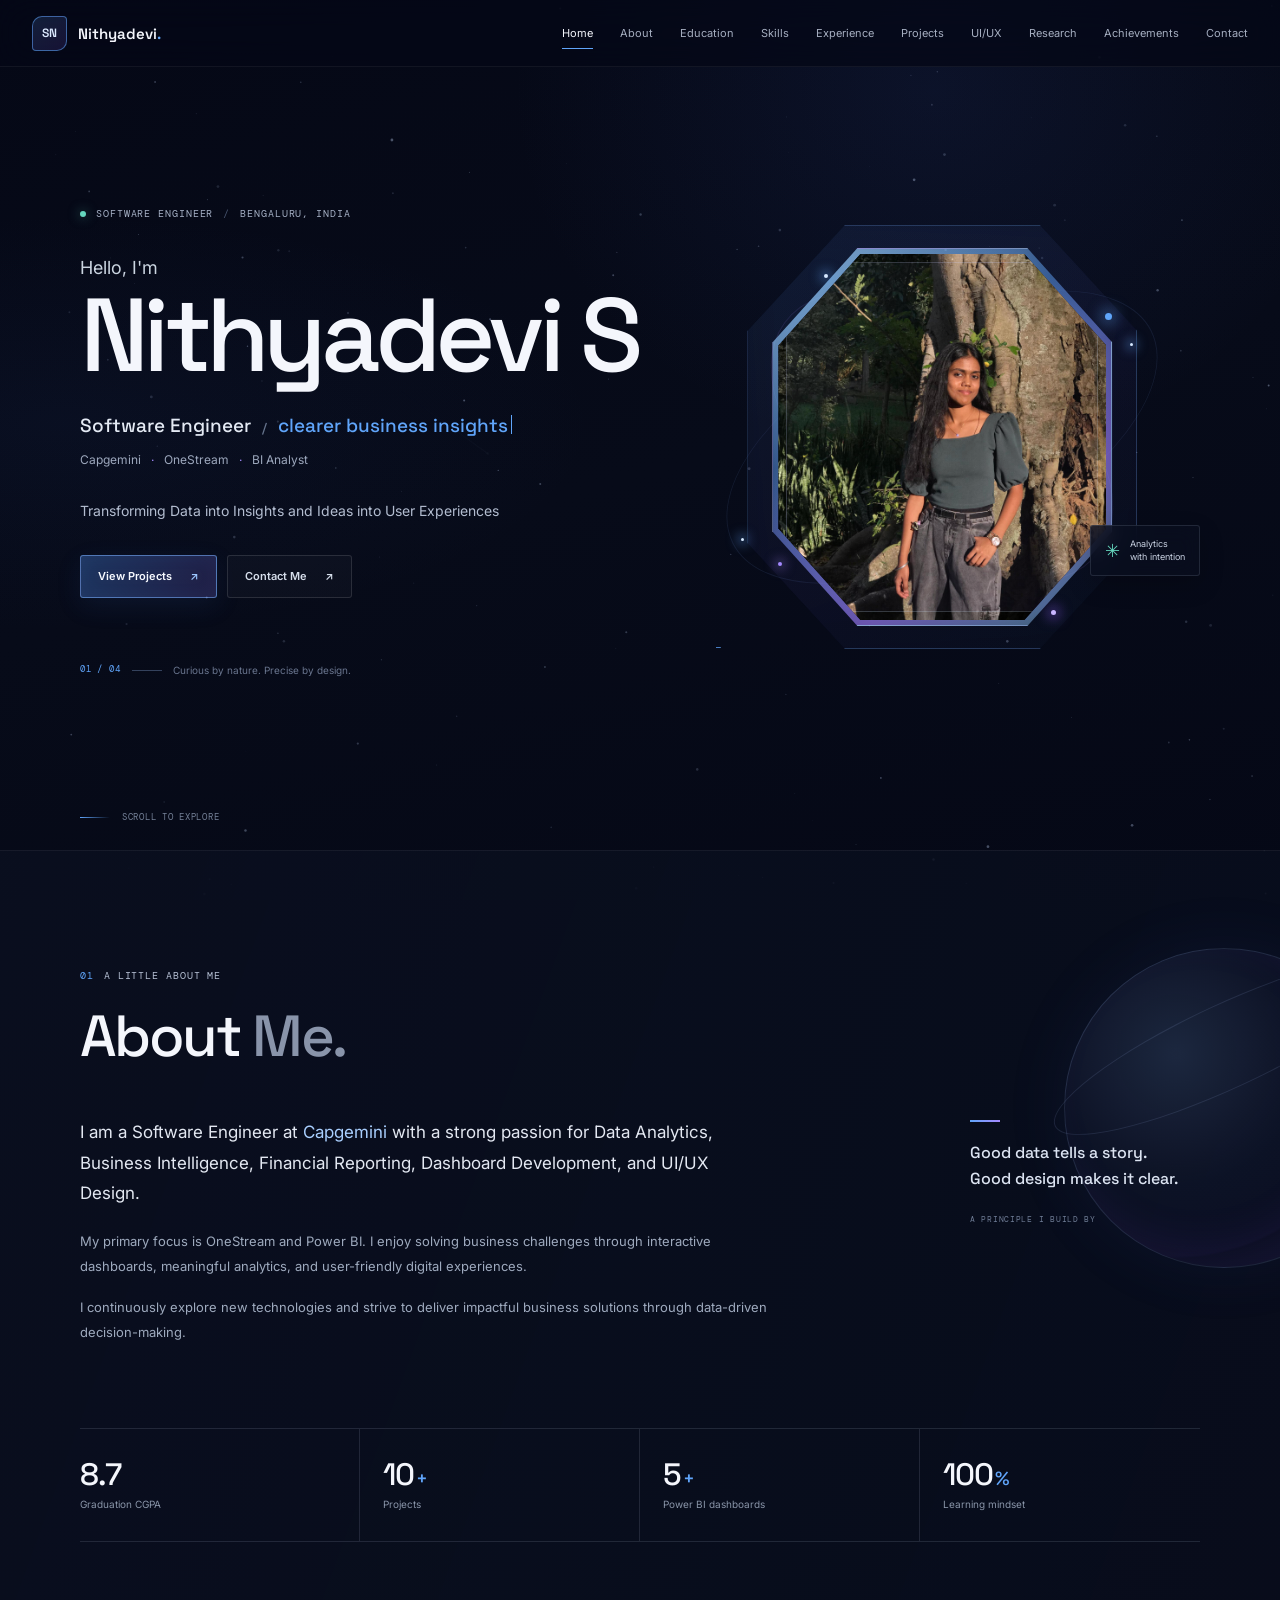
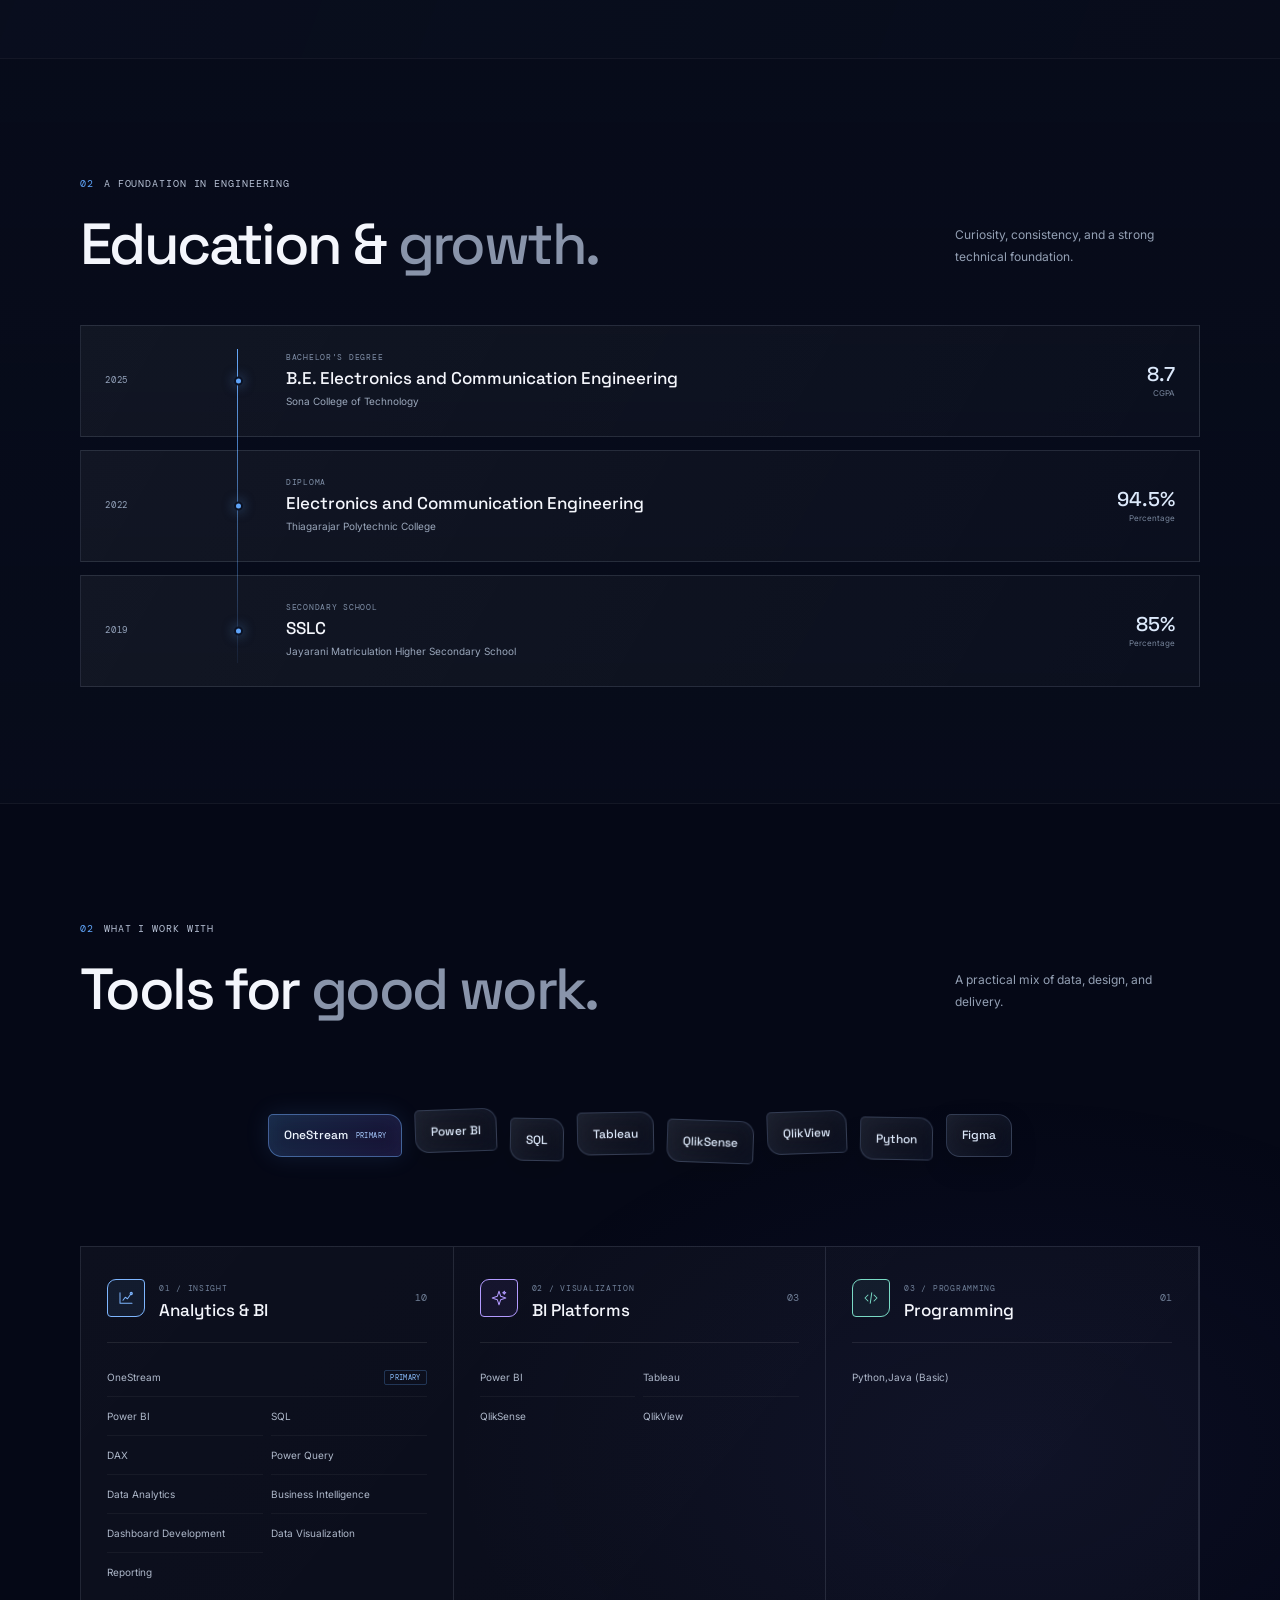
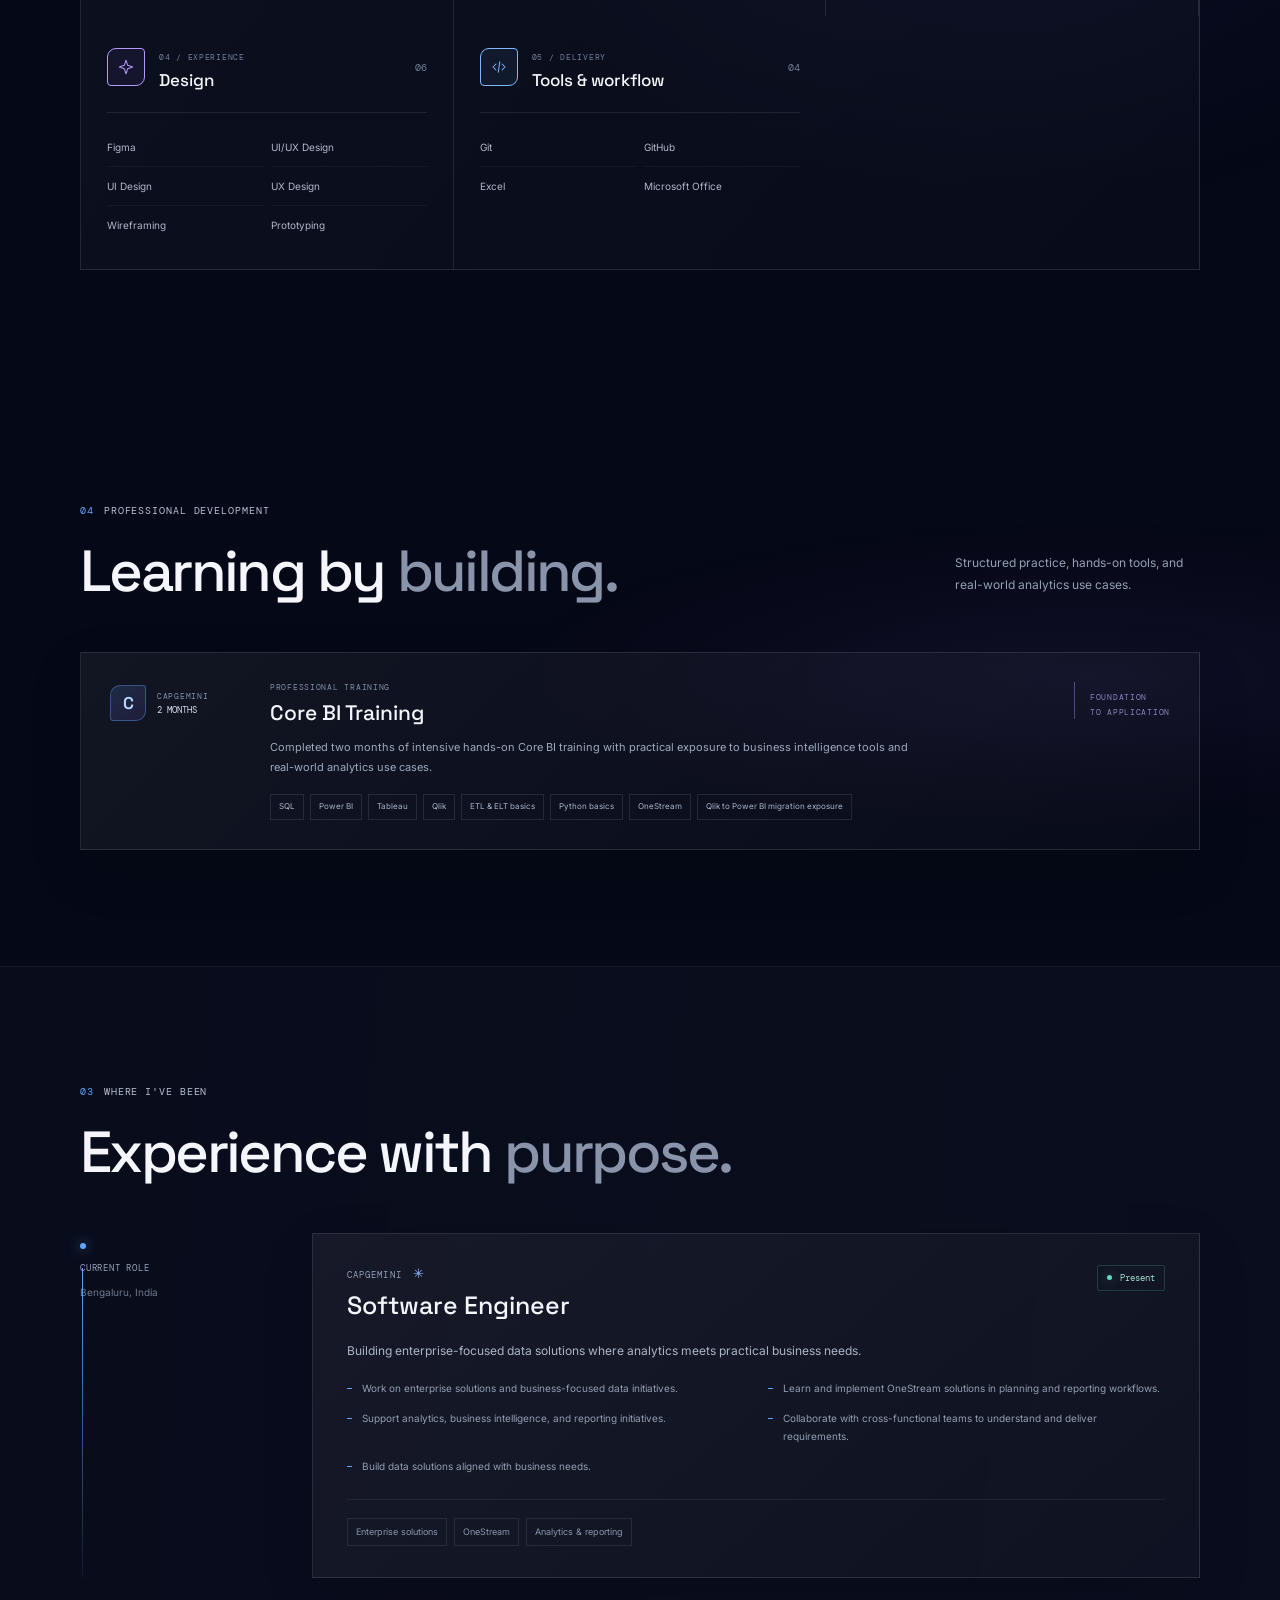
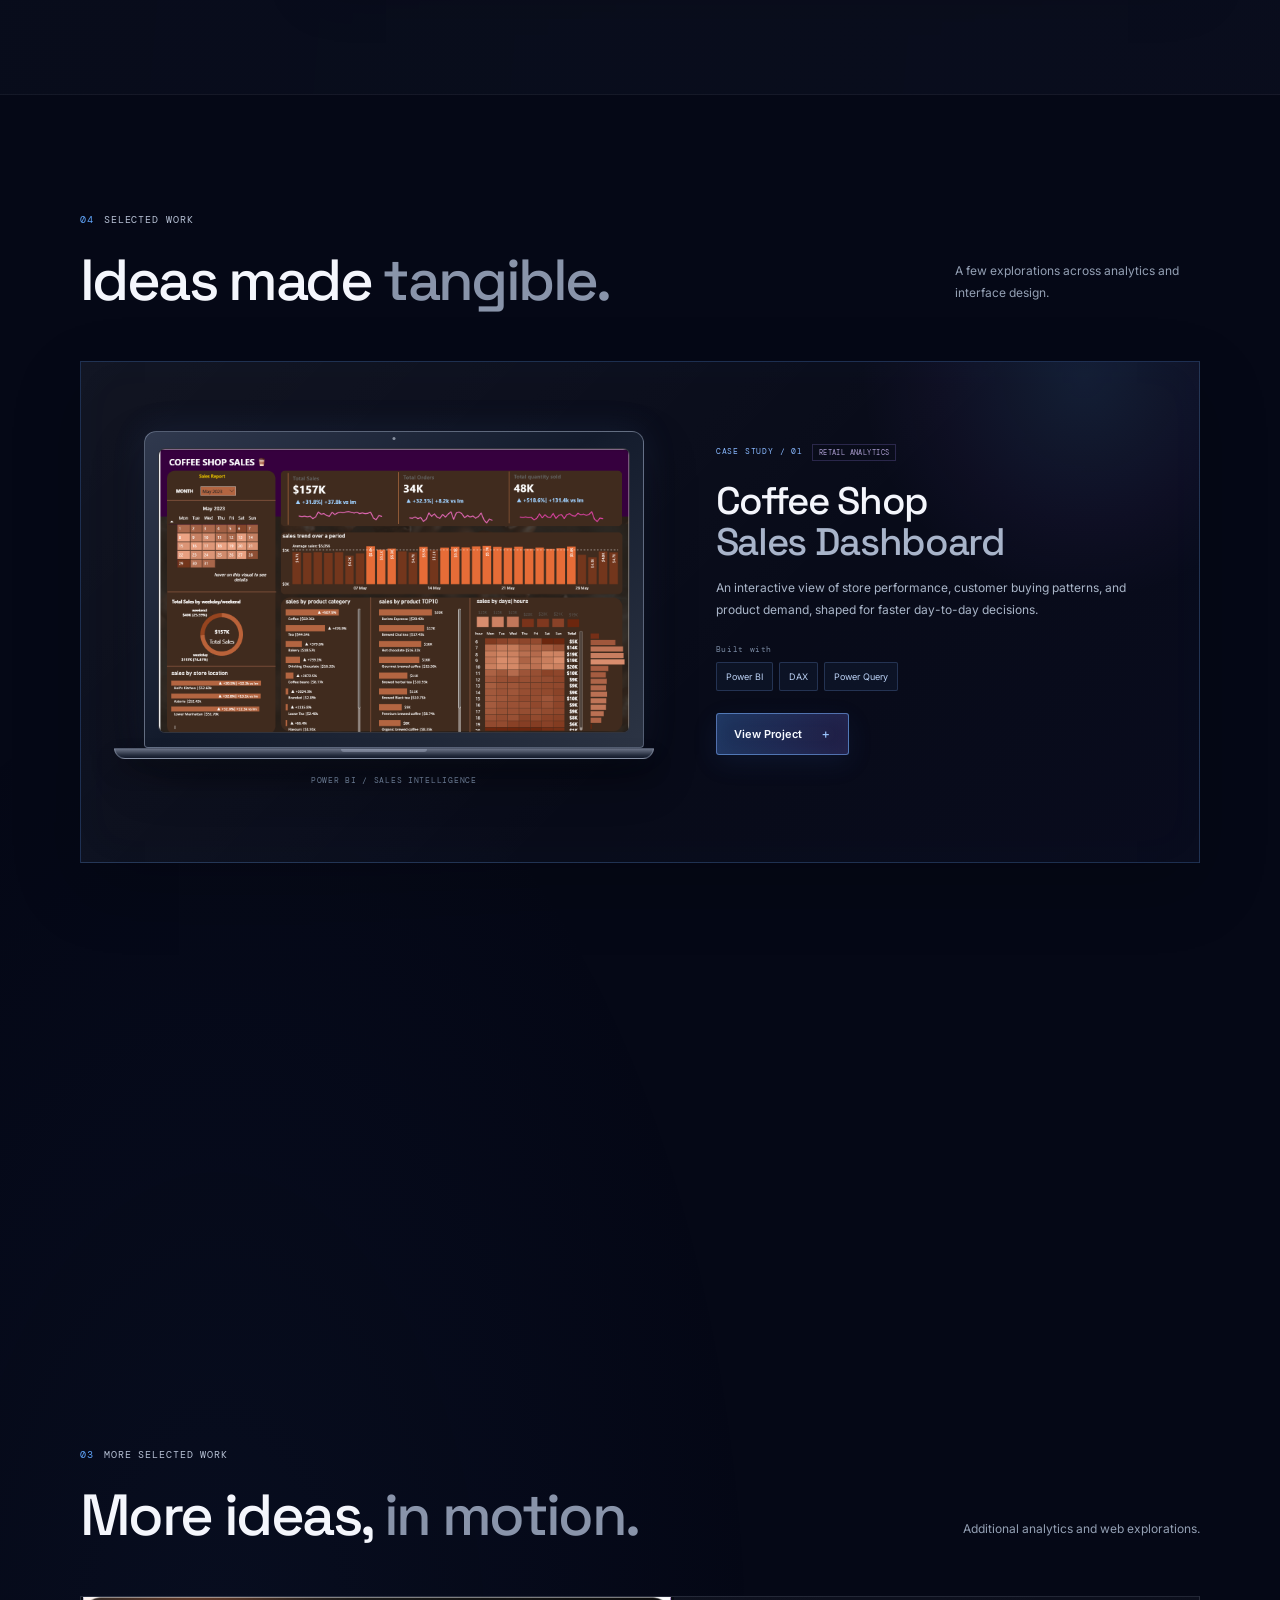
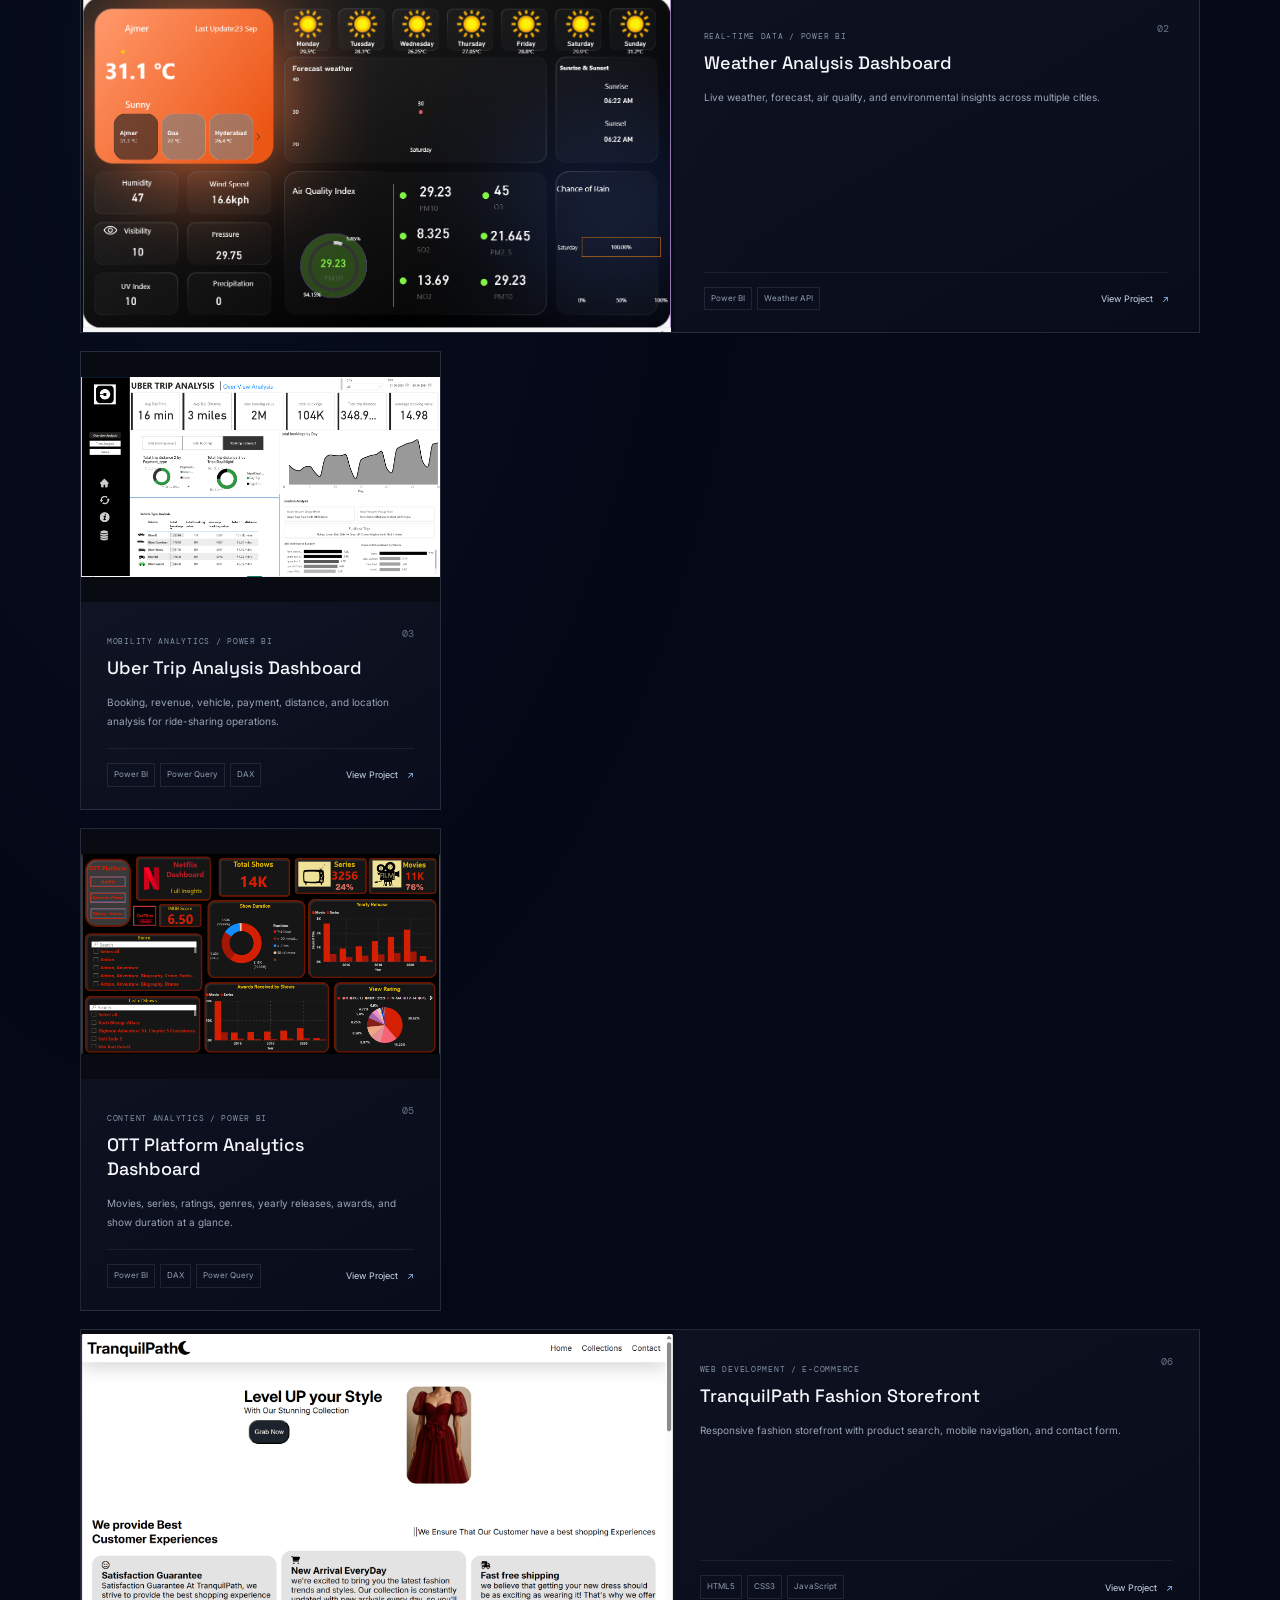
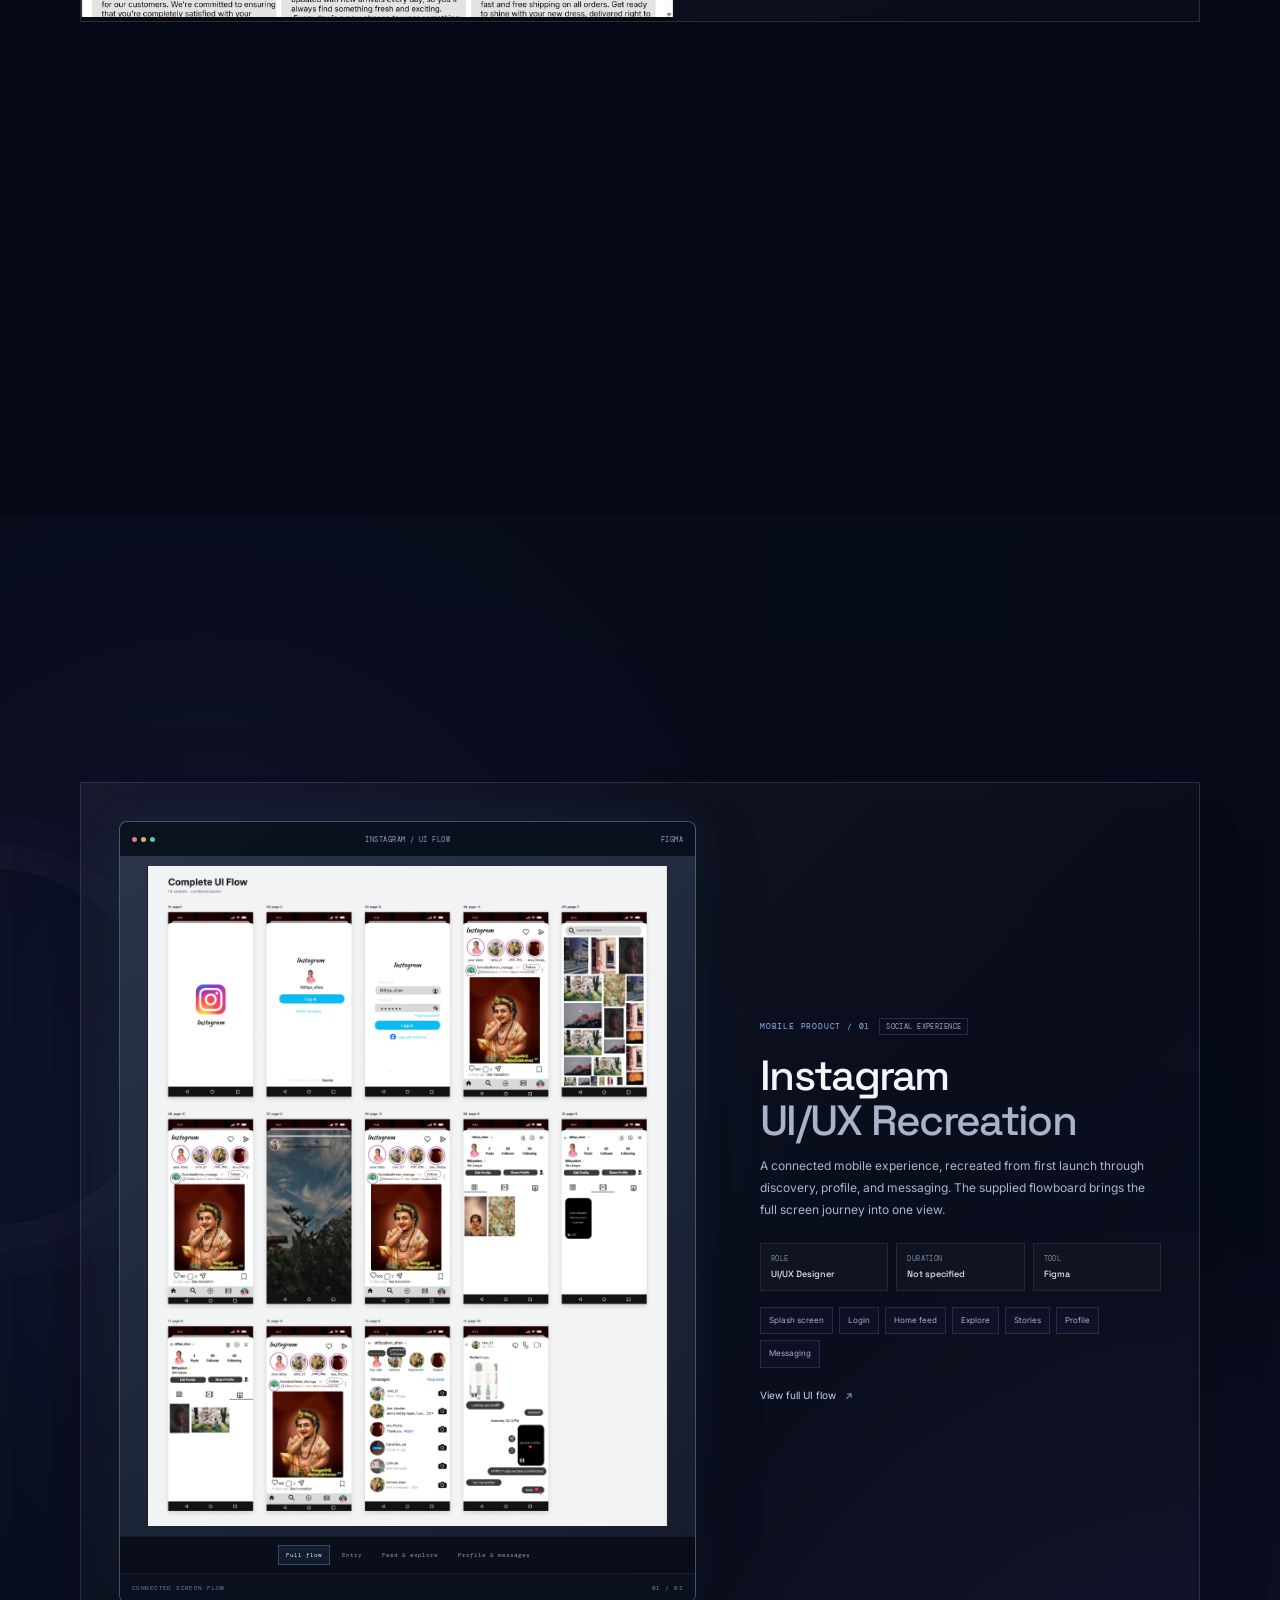
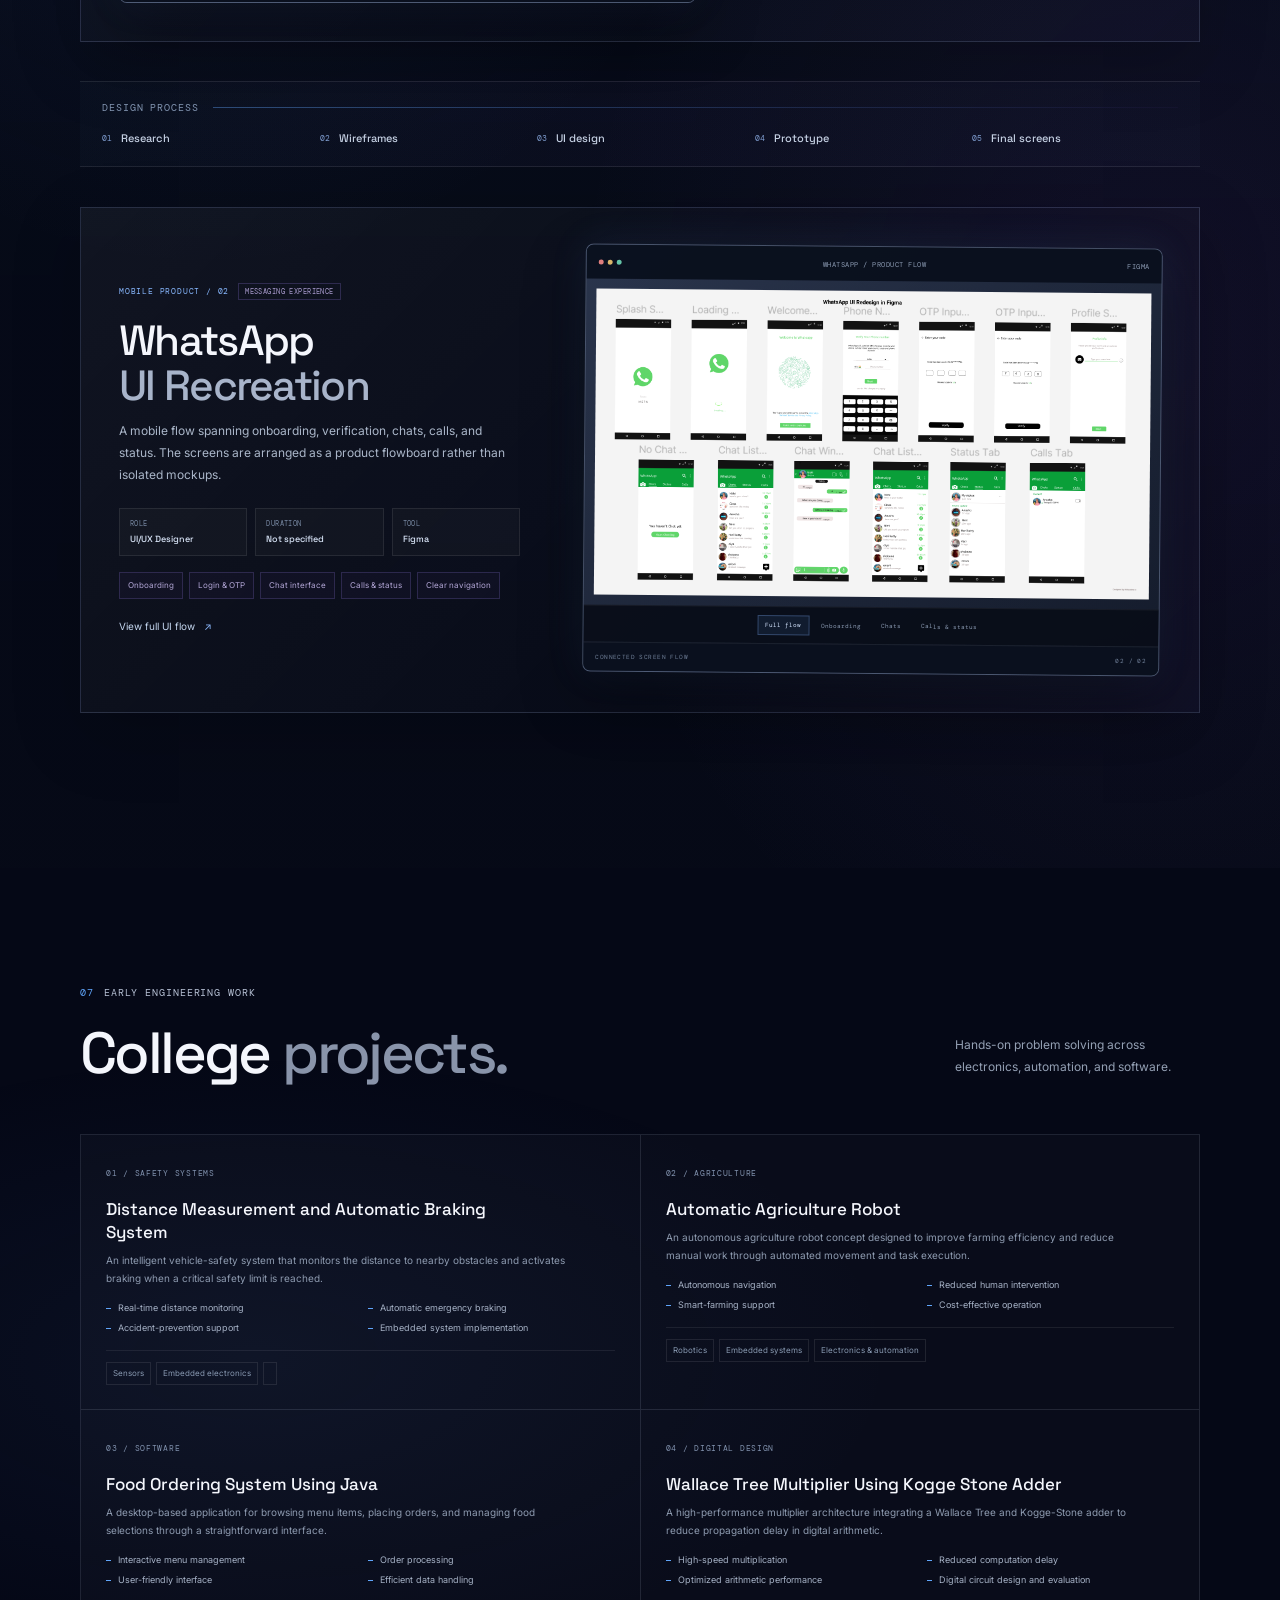
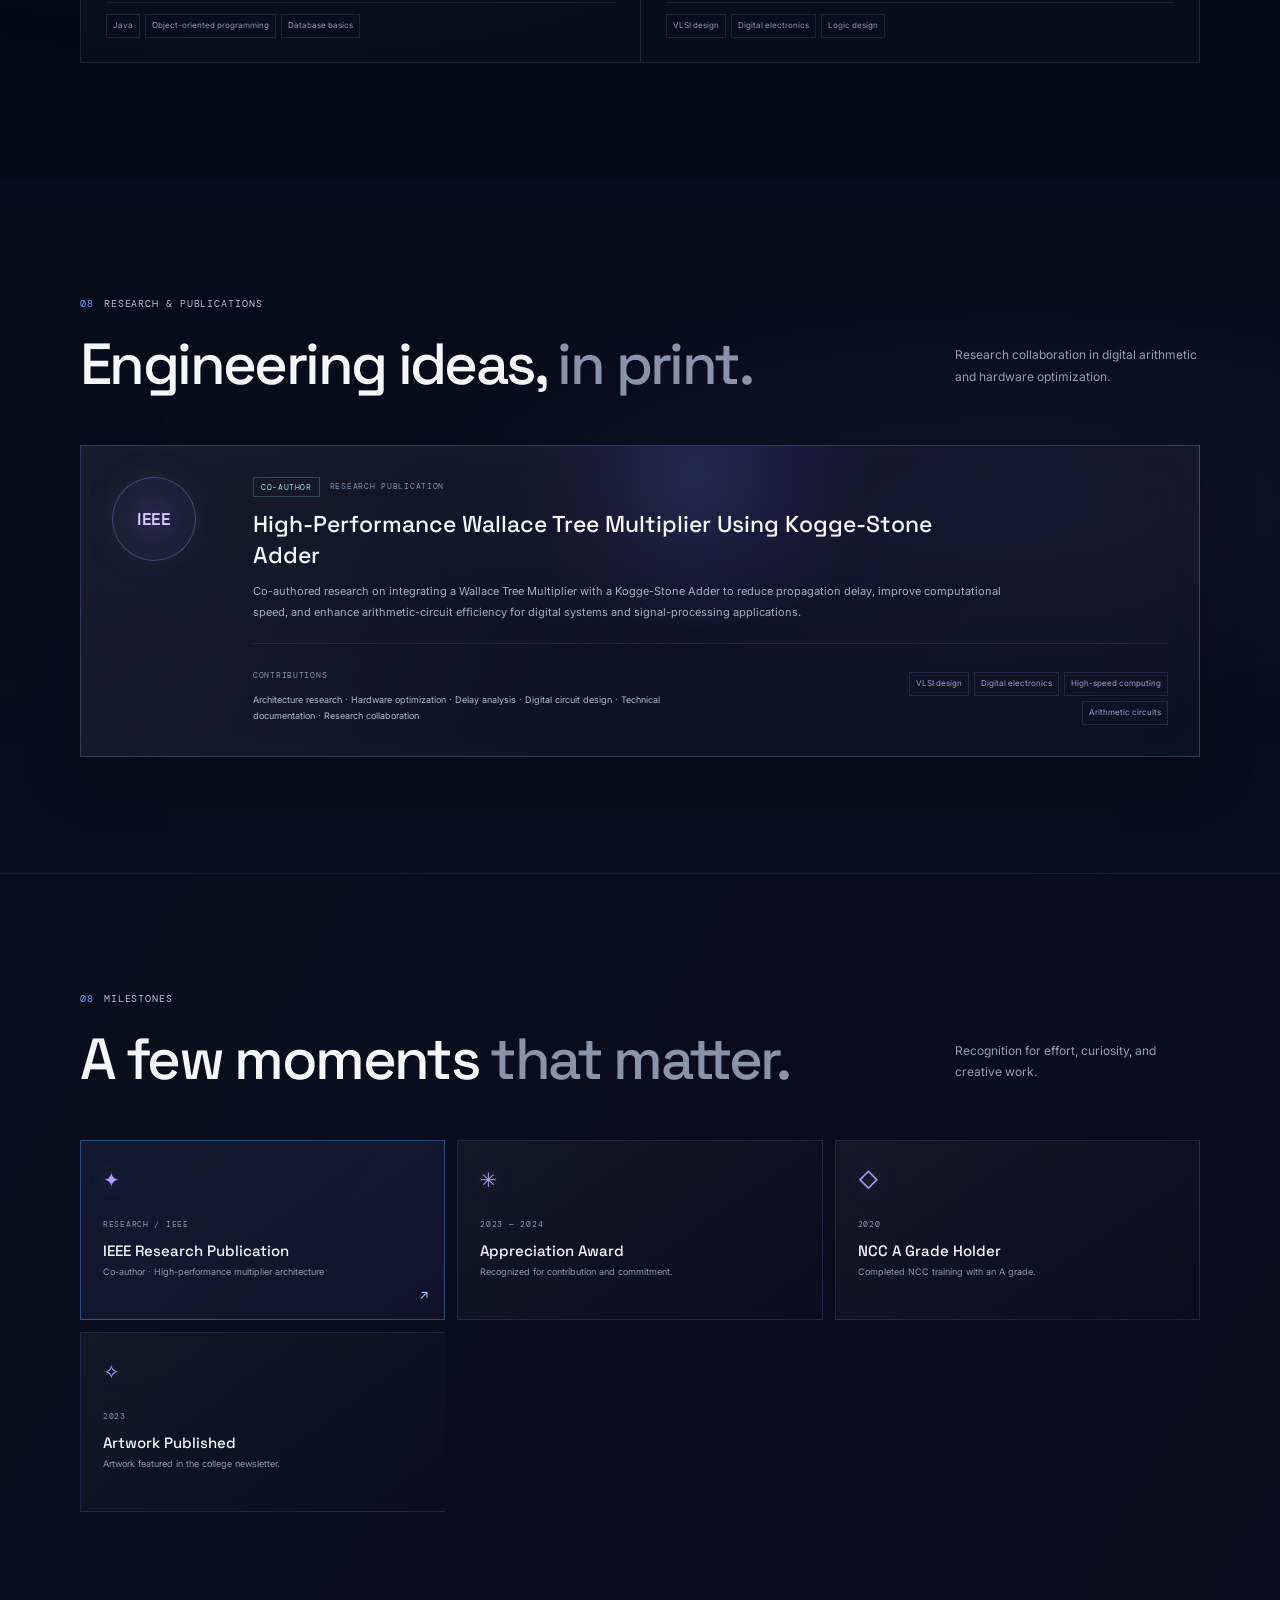
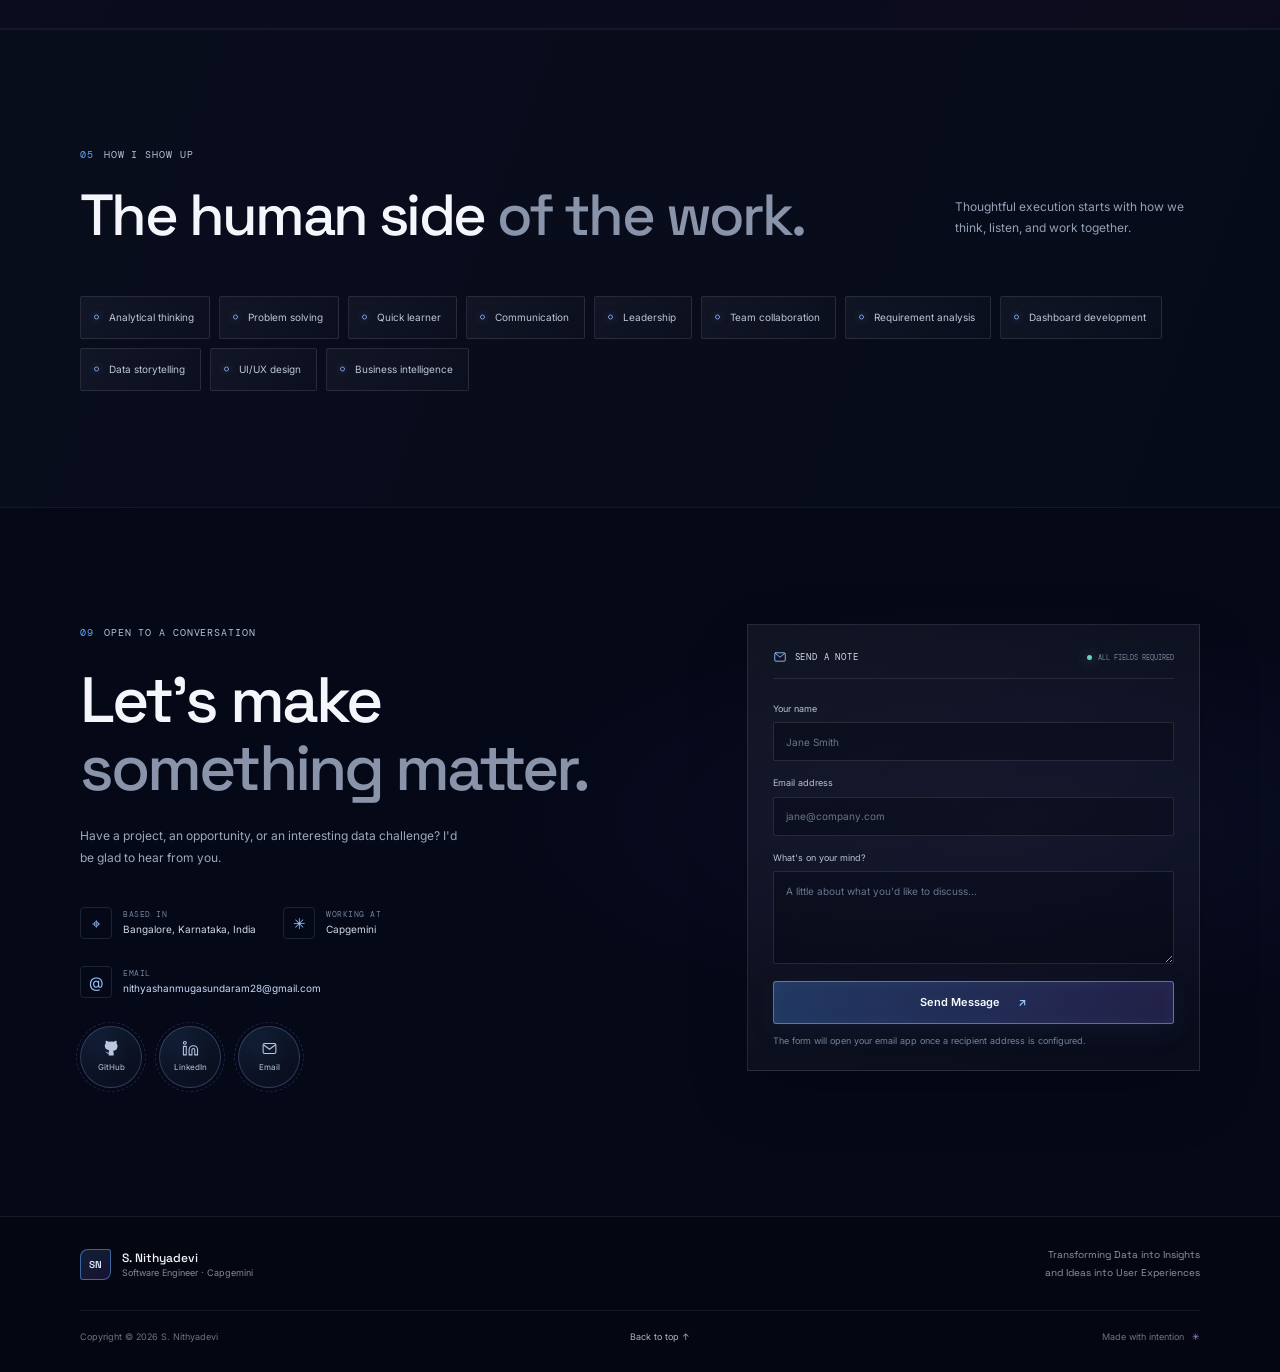
<file: index.html>
<!doctype html>
<html lang="en">
<head>
  <meta charset="utf-8">
  <meta name="viewport" content="width=device-width, initial-scale=1">
  <meta name="theme-color" content="#050816">
  <meta name="description" content="Nithyadevi S is a Software Engineer at Capgemini focused on OneStream, analytics, business intelligence, and thoughtful digital experiences.">
  <meta property="og:title" content=" Nithyadevi S | Software Engineer">
  <meta property="og:description" content="Transforming Data into Insights and Ideas into User Experiences">
  <meta property="og:type" content="website">
  <title> Nithyadevi S | Software Engineer</title>
  <link rel="preconnect" href="https://fonts.googleapis.com">
  <link rel="preconnect" href="https://fonts.gstatic.com" crossorigin>
  <link href="https://fonts.googleapis.com/css2?family=DM+Mono:wght@400;500&family=Inter:wght@400;500;600;700&family=Space+Grotesk:wght@400;500;600;700&display=swap" rel="stylesheet">
  <link rel="stylesheet" href="style.css">
  <script src="script.js" defer></script>
</head>
<body>
  <a class="skip-link" href="#main">Skip to content</a>
  <canvas class="starfield" aria-hidden="true"></canvas>
  <div class="site-shell">
    <header class="site-header">
      <nav class="nav-wrap" aria-label="Main navigation">
        <a class="brand" href="#home" aria-label="Nithyadevi S, home"><span class="brand-mark">SN</span><span class="brand-name">Nithyadevi<span class="brand-period">.</span></span></a>
        <button class="menu-toggle" type="button" aria-expanded="false" aria-controls="site-menu" aria-label="Open navigation menu">
          <span></span><span></span>
        </button>
        <div class="nav-menu" id="site-menu">
          <div class="nav-links">
            <a class="nav-link is-active" href="#home">Home</a>
            <a class="nav-link" href="#about">About</a>
            <a class="nav-link" href="#education">Education</a>
            <a class="nav-link" href="#skills">Skills</a>
            <a class="nav-link" href="#experience">Experience</a>
            <a class="nav-link" href="#projects">Projects</a>
            <a class="nav-link" href="#design-case-studies">UI/UX</a>
            <a class="nav-link" href="#publications">Research</a>
            <a class="nav-link" href="#achievements">Achievements</a>
            <a class="nav-link" href="#contact">Contact</a>
          </div>
        </div>
      </nav>
    </header>

    <main id="main">
      <section class="hero section-wrap" id="home" aria-labelledby="hero-title">
        <div class="hero-copy">
          <p class="eyebrow"><span class="status-dot"></span> SOFTWARE ENGINEER <span class="eyebrow-divider">/</span> BENGALURU, INDIA</p>
          <p class="hero-intro">Hello, I'm</p>
          <h1 id="hero-title">Nithyadevi S<span class="hero-name-second"><span class="accent-dot"></span></span></h1>
          <p class="hero-role">Software Engineer <span class="role-divider">/</span> <span class="typed-word" aria-label="data-driven experiences">data-driven experiences</span><span class="typing-caret" aria-hidden="true"></span></p>
          <p class="hero-stack">Capgemini <span>·</span> OneStream <span>·</span> BI Analyst</p>
          <p class="hero-tagline">Transforming Data into Insights and Ideas into User Experiences</p>
          <div class="hero-actions">
            <a class="button button-primary" href="#projects">View Projects <span aria-hidden="true">↗</span></a>
            <a class="button button-quiet" href="#contact">Contact Me <span aria-hidden="true">↗</span></a>
          </div>
          <div class="hero-footnote"><span class="mono-label">01 / 04</span><span class="footnote-line"></span><span>Curious by nature. Precise by design.</span></div>
        </div>
        <div class="hero-visual" aria-label="Illustrated profile portrait placeholder">
          <div class="orbit orbit-one"></div><div class="orbit orbit-two"></div>
          <span class="orbit-node orbit-node-one"></span><span class="orbit-node orbit-node-two"></span>
          <span class="photo-particle particle-one" aria-hidden="true"></span><span class="photo-particle particle-two" aria-hidden="true"></span><span class="photo-particle particle-three" aria-hidden="true"></span><span class="photo-particle particle-four" aria-hidden="true"></span>
          <div class="portrait-frame">
            <div class="portrait-art">
              <img class="profile-photo" src="profile.jpg" alt="Portrait of S. Nithyadevi">
              <div class="portrait-grid" aria-hidden="true"></div><div class="portrait-silhouette" aria-hidden="true"><span class="portrait-head"></span><span class="portrait-shoulders"></span></div>
              <span class="portrait-initials" aria-hidden="true">SN</span>
              <span class="portrait-caption" aria-hidden="true">ADD PROFILE PHOTO</span>
            </div>
          </div>
          <div class="visual-note"><span class="visual-note-icon">✳</span><span>Analytics<br>with intention</span></div>
          <div class="visual-index mono-label"> <span>—</span></div>
        </div>
        <a href="#about" class="scroll-cue" aria-label="Scroll to About"><span class="scroll-cue-line"></span> SCROLL TO EXPLORE</a>
      </section>

      <section class="section section-about" id="about" aria-labelledby="about-title">
        <div class="section-wrap">
          <div class="section-heading reveal">
            <p class="eyebrow"><span class="section-index">01</span> A LITTLE ABOUT ME</p>
            <h2 id="about-title">About <span class="heading-muted">Me.</span></h2>
          </div>
          <div class="about-content reveal">
            <div class="about-copy">
              <p class="lead-copy">I am a Software Engineer at <span class="text-highlight">Capgemini</span> with a strong passion for Data Analytics, Business Intelligence, Financial Reporting, Dashboard Development, and UI/UX Design.</p>
              <p>My primary focus is OneStream and Power BI. I enjoy solving business challenges through interactive dashboards, meaningful analytics, and user-friendly digital experiences.</p>
              <p>I continuously explore new technologies and strive to deliver impactful business solutions through data-driven decision-making.</p>
            </div>
            <div class="about-side-note"><span class="side-note-rule"></span><p>Good data tells a story.<br>Good design makes it clear.</p><span class="mono-label">A PRINCIPLE I BUILD BY</span></div>
          </div>
          <div class="stats-grid reveal" aria-label="Professional highlights">
            <div class="stat-item"><span class="stat-number">8.7</span><span class="stat-label">Graduation CGPA</span></div>
            <div class="stat-item"><span class="stat-number">10<span>+</span></span><span class="stat-label">Projects</span></div>
            <div class="stat-item"><span class="stat-number">5<span>+</span></span><span class="stat-label">Power BI dashboards</span></div>
            <div class="stat-item"><span class="stat-number">100<span>%</span></span><span class="stat-label">Learning mindset</span></div>
          </div>
        </div>
      </section>

      <section class="section section-education" id="education" aria-labelledby="education-title">
        <div class="section-wrap">
          <div class="section-heading section-heading-row reveal"><div><p class="eyebrow"><span class="section-index">02</span> A FOUNDATION IN ENGINEERING</p><h2 id="education-title">Education &amp; <span class="heading-muted">growth.</span></h2></div><p class="heading-aside">Curiosity, consistency, and a strong technical foundation.</p></div>
          <div class="timeline-list education-list">
            <article class="timeline-card reveal"><span class="timeline-marker"></span><div class="timeline-year mono-label">2025</div><div class="timeline-main"><span class="timeline-level">BACHELOR'S DEGREE</span><h3>B.E. Electronics and Communication Engineering</h3><p>Sona College of Technology</p></div><div class="timeline-result"><strong>8.7</strong><span>CGPA</span></div></article>
            <article class="timeline-card reveal"><span class="timeline-marker"></span><div class="timeline-year mono-label">2022</div><div class="timeline-main"><span class="timeline-level">DIPLOMA</span><h3>Electronics and Communication Engineering</h3><p>Thiagarajar Polytechnic College</p></div><div class="timeline-result"><strong>94.5%</strong><span>Percentage</span></div></article>
            <article class="timeline-card reveal"><span class="timeline-marker"></span><div class="timeline-year mono-label">2019</div><div class="timeline-main"><span class="timeline-level">SECONDARY SCHOOL</span><h3>SSLC</h3><p>Jayarani Matriculation Higher Secondary School</p></div><div class="timeline-result"><strong>85%</strong><span>Percentage</span></div></article>
          </div>
        </div>
      </section>

      <section class="section section-skills" id="skills" aria-labelledby="skills-title">
        <div class="section-wrap">
          <div class="section-heading section-heading-row reveal">
            <div><p class="eyebrow"><span class="section-index">02</span> WHAT I WORK WITH</p><h2 id="skills-title">Tools for <span class="heading-muted">good work.</span></h2></div>
            <p class="heading-aside">A practical mix of data, design, and delivery.</p>
          </div>
          <div class="skill-cloud reveal" aria-label="Featured skills"><span class="cloud-skill cloud-primary">OneStream <small>PRIMARY</small></span><span class="cloud-skill">Power BI</span><span class="cloud-skill">SQL</span><span class="cloud-skill">Tableau</span><span class="cloud-skill">QlikSense</span><span class="cloud-skill">QlikView</span><span class="cloud-skill">Python</span><span class="cloud-skill">Figma</span></div>
          <div class="skill-groups">
            <article class="skill-group reveal">
              <div class="skill-group-head"><span class="skill-icon skill-icon-blue" aria-hidden="true"><svg viewBox="0 0 24 24"><path d="M4 19V5m0 14h16M8 15l3-4 3 2 5-7"/><circle cx="19" cy="6" r="1.5"/></svg></span><div><span class="mono-label">01 / INSIGHT</span><h3>Analytics &amp; BI</h3></div><span class="group-count">10</span></div>
              <ul class="skill-list"><li>OneStream <span class="skill-primary-mark">PRIMARY</span></li><li>Power BI</li><li>SQL</li><li>DAX</li><li>Power Query</li><li>Data Analytics</li><li>Business Intelligence</li><li>Dashboard Development</li><li>Data Visualization</li><li>Reporting</li></ul>
            </article>
            <article class="skill-group reveal">
              <div class="skill-group-head"><span class="skill-icon skill-icon-violet" aria-hidden="true"><svg viewBox="0 0 24 24"><path d="m12 3 2.25 6.75L21 12l-6.75 2.25L12 21l-2.25-6.75L3 12l6.75-2.25L12 3Z"/><path d="m19 3 .65 1.35L21 5l-1.35.65L19 7l-.65-1.35L17 5l1.35-.65L19 3Z"/></svg></span><div><span class="mono-label">02 / VISUALIZATION</span><h3>BI Platforms</h3></div><span class="group-count">03</span></div>
              <ul class="skill-list"><li>Power BI</li><li>Tableau</li><li>QlikSense</li><li>QlikView</li></ul>
            </article>
            <article class="skill-group reveal">
              <div class="skill-group-head"><span class="skill-icon skill-icon-mint" aria-hidden="true"><svg viewBox="0 0 24 24"><path d="M8 8 4 12l4 4m8-8 4 4-4 4m-3-11-2 14"/></svg></span><div><span class="mono-label">03 / PROGRAMMING</span><h3>Programming</h3></div><span class="group-count">01</span></div>
              <ul class="skill-list"><li>Python,Java (Basic)</li></ul>
            </article>
            <article class="skill-group reveal">
              <div class="skill-group-head"><span class="skill-icon skill-icon-violet" aria-hidden="true"><svg viewBox="0 0 24 24"><path d="m12 3 2.25 6.75L21 12l-6.75 2.25L12 21l-2.25-6.75L3 12l6.75-2.25L12 3Z"/></svg></span><div><span class="mono-label">04 / EXPERIENCE</span><h3>Design</h3></div><span class="group-count">06</span></div>
              <ul class="skill-list"><li>Figma</li><li>UI/UX Design</li><li>UI Design</li><li>UX Design</li><li>Wireframing</li><li>Prototyping</li></ul>
            </article>
            <article class="skill-group reveal">
              <div class="skill-group-head"><span class="skill-icon skill-icon-blue" aria-hidden="true"><svg viewBox="0 0 24 24"><path d="M8 8 4 12l4 4m8-8 4 4-4 4m-3-11-2 14"/></svg></span><div><span class="mono-label">05 / DELIVERY</span><h3>Tools &amp; workflow</h3></div><span class="group-count">04</span></div>
              <ul class="skill-list"><li>Git</li><li>GitHub</li><li>Excel</li><li>Microsoft Office</li></ul>
            </article>
          </div>
        </div>
      </section>

      <section class="section section-training" id="training" aria-labelledby="training-title">
        <div class="section-wrap">
          <div class="section-heading section-heading-row reveal"><div><p class="eyebrow"><span class="section-index">04</span> PROFESSIONAL DEVELOPMENT</p><h2 id="training-title">Learning by <span class="heading-muted">building.</span></h2></div><p class="heading-aside">Structured practice, hands-on tools, and real-world analytics use cases.</p></div>
          <article class="training-card reveal"><div class="training-meta"><span class="training-mark">C</span><span><span class="timeline-level">CAPGEMINI</span><strong>2 MONTHS</strong></span></div><div class="training-content"><span class="timeline-level">PROFESSIONAL TRAINING</span><h3>Core BI Training</h3><p>Completed two months of intensive hands-on Core BI training with practical exposure to business intelligence tools and real-world analytics use cases.</p><div class="training-areas"><span>SQL</span><span>Power BI</span><span>Tableau</span><span>Qlik</span><span>ETL &amp; ELT basics</span><span>Python basics</span><span>OneStream</span><span>Qlik to Power BI migration exposure</span></div></div><div class="training-aside mono-label">FOUNDATION<br>TO APPLICATION</div></article>
        </div>
      </section>

      <section class="section section-experience" id="experience" aria-labelledby="experience-title">
        <div class="section-wrap">
          <div class="section-heading reveal"><p class="eyebrow"><span class="section-index">03</span> WHERE I'VE BEEN</p><h2 id="experience-title">Experience with <span class="heading-muted">purpose.</span></h2></div>
          <div class="experience-layout reveal">
            <div class="experience-date"><span class="timeline-pulse"></span><span class="mono-label">CURRENT ROLE</span><span class="experience-location">Bengaluru, India</span></div>
            <article class="experience-card">
              <div class="experience-topline"><div><p class="experience-company">CAPGEMINI <span class="company-mark">✳</span></p><h3>Software Engineer</h3></div><span class="experience-badge"><span></span> Present</span></div>
              <p class="experience-summary">Building enterprise-focused data solutions where analytics meets practical business needs.</p>
              <ul class="responsibility-list"><li>Work on enterprise solutions and business-focused data initiatives.</li><li>Learn and implement OneStream solutions in planning and reporting workflows.</li><li>Support analytics, business intelligence, and reporting initiatives.</li><li>Collaborate with cross-functional teams to understand and deliver requirements.</li><li>Build data solutions aligned with business needs.</li></ul>
              <div class="experience-tags"><span>Enterprise solutions</span><span>OneStream</span><span>Analytics &amp; reporting</span></div>
            </article>
          </div>
        </div>
      </section>

      <section class="section section-projects" id="projects" aria-labelledby="projects-title">
        <div class="section-wrap">
          <div class="section-heading section-heading-row reveal">
            <div><p class="eyebrow"><span class="section-index">04</span> SELECTED WORK</p><h2 id="projects-title">Ideas made <span class="heading-muted">tangible.</span></h2></div>
            <p class="heading-aside">A few explorations across analytics and interface design.</p>
          </div>
          <article class="case-study coffee-case reveal" id="coffee-overview">
            <div class="case-study-visual">
              <div class="device-laptop">
                <div class="laptop-camera"></div>
                <button class="screenshot-open" type="button" data-open-project="coffee" aria-label="Open Coffee Shop Sales Dashboard case study">
                  <img src="coffee-shop-dashboard.png" alt="Coffee Shop Sales Dashboard showing total sales, orders, sales trends, product categories, store performance, and sales by hour" loading="lazy">
                  <span class="screenshot-overlay"><span class="mono-label">POWER BI / DAX / POWER QUERY</span><strong>Coffee Shop Sales Dashboard</strong><span>View project details <b aria-hidden="true">↗</b></span></span>
                </button>
              </div>
              <div class="laptop-base" aria-hidden="true"></div>
              <span class="device-caption mono-label">POWER BI / SALES INTELLIGENCE</span>
            </div>
            <div class="case-study-copy">
              <div class="case-eyebrow"><span class="case-index mono-label">CASE STUDY / 01</span><span class="case-type">RETAIL ANALYTICS</span></div>
              <h3>Coffee Shop<br><span>Sales Dashboard</span></h3>
              <p class="case-lead">An interactive view of store performance, customer buying patterns, and product demand, shaped for faster day-to-day decisions.</p>
              <div class="case-meta"><span>Built with</span><div class="case-tags"><span>Power BI</span><span>DAX</span><span>Power Query</span></div></div>
              <button class="button button-primary coffee-case-toggle" type="button" aria-expanded="false" aria-controls="coffee-case-details">View Project <span aria-hidden="true">＋</span></button>
            </div>
            <div class="coffee-case-details" id="coffee-case-details">
              <div class="coffee-case-details-inner">
                <section class="coffee-detail-section coffee-overview">
                  <span class="mono-label">PROJECT OVERVIEW</span>
                  <h4>Coffee Shop Sales Dashboard</h4>
                  <p>Analyze sales performance, customer behavior, product category trends, and store revenue metrics through an interactive Power BI dashboard.</p>
                  <div class="coffee-kpis">
                    <span class="mono-label">KEY METRICS</span>
                  <div class="kpi-grid">
                    <div class="kpi-card"><span class="kpi-label">TOTAL SALES</span><strong><span data-count="157" data-decimals="0" data-prefix="$" data-suffix="K">$157K</span></strong><span class="kpi-note">May 2023</span></div>
                    <div class="kpi-card"><span class="kpi-label">TOTAL ORDERS</span><strong><span data-count="34" data-decimals="0" data-suffix="K">34K</span></strong><span class="kpi-note">Completed orders</span></div>
                    <div class="kpi-card"><span class="kpi-label">AVERAGE ORDER VALUE</span><strong><span data-count="4.62" data-decimals="2" data-prefix="$">$4.62</span></strong><span class="kpi-note">Per transaction</span></div>
                    <div class="kpi-card"><span class="kpi-label">BEST-SELLING PRODUCT</span><strong class="kpi-text">Barista Espresso</strong><span class="kpi-note">Top product by sales</span></div>
                    <div class="kpi-card"><span class="kpi-label">TOP PERFORMING STORE</span><strong class="kpi-text">Hell's Kitchen</strong><span class="kpi-note">$52.60K in sales</span></div>
                    <div class="kpi-card"><span class="kpi-label">PEAK SALES HOUR</span><strong><span data-count="10" data-decimals="0" data-suffix=" AM">10 AM</span></strong><span class="kpi-note">Highest hourly sales</span></div>
                  </div>
                  </div>
                </section>
                <section class="coffee-detail-section">
                  <span class="mono-label">REQUIREMENT</span>
                  <p>Bring store revenue, customer behavior, product category trends, and hourly sales patterns into one place for easy comparison.</p>
                </section>
                <section class="coffee-detail-section">
                  <span class="mono-label">SOLUTION</span>
                  <p>Built an interactive report with date and store filters, trend views, product rankings, store comparisons, and hourly sales analysis.</p>
                </section>
                <section class="coffee-detail-section">
                  <span class="mono-label">KEY FEATURES</span>
                  <ul class="case-bullet-list"><li>Interactive filters</li><li>Sales trend analysis</li><li>Store performance comparison</li><li>Product category analysis</li><li>Customer insights</li><li>Revenue monitoring</li></ul>
                </section>
                <section class="coffee-detail-section">
                  <span class="mono-label">TECHNOLOGY STACK</span>
                  <div class="case-tags"><span>Power BI</span><span>DAX</span><span>Power Query</span></div>
                </section>
                <section class="coffee-detail-section coffee-impact">
                  <span class="mono-label">BUSINESS IMPACT</span>
                  <p>Supports stronger sales strategies, best-seller discovery, peak-hour staffing, store performance monitoring, and informed business decisions.</p>
                </section>
              </div>
            </div>
          </article>

          <article class="case-study hr-case reveal" id="hr-case-study">
            <div class="hr-case-visual">
              <div class="device-laptop device-laptop-compact">
                <div class="laptop-camera"></div>
                <button class="screenshot-open" type="button" data-open-project="hr" aria-label="Open Human Resource Analytics Dashboard case study">
                  <img src="hr-analytics-dashboard.png" alt="Human Resource Analytics Dashboard showing headcount, gender distribution, turnover, promotion eligibility, branch strength, tenure, education, and roles" loading="lazy">
                  <span class="screenshot-overlay"><span class="mono-label">POWER BI / DAX / RLS</span><strong>Human Resource Analytics</strong><span>View project details <b aria-hidden="true">↗</b></span></span>
                </button>
              </div>
              <div class="laptop-base" aria-hidden="true"></div>
              <p class="device-caption mono-label">WORKFORCE PULSE / POWER BI</p>
            </div>
            <div class="hr-case-summary">
              <div class="case-eyebrow"><span class="case-index mono-label">CASE STUDY / 02</span><span class="case-type">PEOPLE ANALYTICS</span></div>
              <h3>Human Resource<br><span>Analytics Dashboard</span></h3>
              <p class="case-lead">A centralized workforce view for headcount, attrition, promotion readiness, demographics, and employee satisfaction.</p>
              <button class="button button-primary hr-case-toggle" type="button" aria-expanded="false" aria-controls="hr-case-details">View Project <span aria-hidden="true">＋</span></button>
            </div>
            <div class="hr-case-details" id="hr-case-details">
              <div class="hr-case-details-inner">
                <section class="hr-detail-section hr-overview">
                  <span class="mono-label">PROJECT OVERVIEW</span>
                  <p>Built an interactive Power BI dashboard integrating multiple HR datasets to provide real-time workforce insights and KPI tracking.</p>
                </section>
                <section class="hr-detail-section">
                  <span class="mono-label">REQUIREMENT</span>
                  <p>Organizations need a centralized workforce analytics solution to monitor employee trends, attrition, satisfaction, and promotion readiness.</p>
                </section>
                <section class="hr-detail-section">
                  <span class="mono-label">SOLUTION</span>
                  <p>Integrated HR data into an interactive report with clear workforce measures, focused analysis views, and role-level security.</p>
                </section>
                <section class="hr-detail-section">
                  <span class="mono-label">KEY FEATURES</span>
                  <ul class="hr-feature-list"><li>Headcount analysis</li><li>Attrition monitoring</li><li>Employee satisfaction tracking</li><li>Promotion readiness analysis</li><li>Gender diversity insights</li><li>Workforce distribution analysis</li></ul>
                </section>
                <section class="hr-detail-section">
                  <span class="mono-label">TECHNOLOGY STACK</span>
                  <div class="case-tags"><span>Power BI</span><span>DAX</span><span>Power Query</span><span>Data Modeling</span><span>RLS</span></div>
                </section>
                <section class="hr-detail-section hr-impact">
                  <span class="mono-label">BUSINESS IMPACT</span>
                  <p>Improved workforce visibility and supported data-driven HR decision-making, including more informed retention planning.</p>
                </section>
              </div>
            </div>
          </article>

          <div class="section-heading section-heading-row project-gallery-heading reveal"><div><p class="eyebrow"><span class="section-index">03</span> MORE SELECTED WORK</p><h2>More ideas, <span class="heading-muted">in motion.</span></h2></div><p class="heading-aside">Additional analytics and web explorations.</p></div>
          <div class="project-grid">
            <article class="project-card reveal">
              <div class="project-visual project-visual-compact weather-preview" aria-label="Weather dashboard screenshot">
                <button class="project-image-open screenshot-open" type="button" data-open-project="weather" aria-label="Open Weather Analysis Dashboard case study">
                  <img src="weather-analysis-dashboard.png" alt="Weather dashboard showing current conditions, forecast, air quality, humidity, wind speed, and rain probability" loading="lazy">
                  <span class="screenshot-overlay"><span class="mono-label">POWER BI / WEATHER API</span><strong>Weather Analysis Dashboard</strong><span>View project details <b aria-hidden="true">↗</b></span></span>
                </button>
              </div>
              <div class="project-info"><div class="project-heading"><div><span class="mono-label">REAL-TIME DATA / POWER BI</span><h3>Weather Analysis Dashboard</h3></div><span class="project-number">02</span></div><p>Live weather, forecast, air quality, and environmental insights across multiple cities.</p><div class="project-bottom"><div class="tag-list"><span>Power BI</span><span>Weather API</span></div><button class="project-link" type="button" data-open-project="weather">View Project <span aria-hidden="true">↗</span></button></div></div>
            </article>
            <article class="project-card reveal">
              <div class="project-visual project-visual-compact uber-preview" aria-label="Uber trip analytics dashboard screenshot">
                <button class="project-image-open screenshot-open" type="button" data-open-project="uber" aria-label="Open Uber Trip Analysis Dashboard case study">
                  <img src="uber-trip-analysis-dashboard.png" alt="Uber trip dashboard showing bookings, trip distance, booking value, payment types, vehicle types, and location analysis" loading="lazy">
                  <span class="screenshot-overlay"><span class="mono-label">MOBILITY / POWER BI</span><strong>Uber Trip Analysis Dashboard</strong><span>View project details <b aria-hidden="true">↗</b></span></span>
                </button>
              </div>
              <div class="project-info"><div class="project-heading"><div><span class="mono-label">MOBILITY ANALYTICS / POWER BI</span><h3>Uber Trip Analysis Dashboard</h3></div><span class="project-number">03</span></div><p>Booking, revenue, vehicle, payment, distance, and location analysis for ride-sharing operations.</p><div class="project-bottom"><div class="tag-list"><span>Power BI</span><span>Power Query</span><span>DAX</span></div><button class="project-link" type="button" data-open-project="uber">View Project <span aria-hidden="true">↗</span></button></div></div>
            </article>
            <article class="project-card reveal">
              <div class="project-visual project-visual-compact ott-preview" aria-label="OTT platform analytics dashboard screenshot">
                <button class="project-image-open screenshot-open" type="button" data-open-project="ott" aria-label="Open OTT Platform Analytics Dashboard case study">
                  <img src="ott-platform-dashboard.png" alt="OTT dashboard showing total shows, movies, series, IMDb score, genre, show duration, yearly releases, awards, and viewer ratings" loading="lazy">
                  <span class="screenshot-overlay"><span class="mono-label">STREAMING / POWER BI</span><strong>OTT Platform Analytics Dashboard</strong><span>View project details <b aria-hidden="true">↗</b></span></span>
                </button>
              </div>
              <div class="project-info"><div class="project-heading"><div><span class="mono-label">CONTENT ANALYTICS / POWER BI</span><h3>OTT Platform Analytics Dashboard</h3></div><span class="project-number">05</span></div><p>Movies, series, ratings, genres, yearly releases, awards, and show duration at a glance.</p><div class="project-bottom"><div class="tag-list"><span>Power BI</span><span>DAX</span><span>Power Query</span></div><button class="project-link" type="button" data-open-project="ott">View Project <span aria-hidden="true">↗</span></button></div></div>
            </article>
            <article class="project-card project-fashion-card reveal">
              <div class="project-visual project-visual-compact tranquil-preview" aria-label="TranquilPath fashion storefront screenshot">
                <button class="project-image-open screenshot-open" type="button" data-open-project="tranquil" aria-label="Open TranquilPath Fashion Storefront case study">
                  <img src="tranquilpath-fashion-storefront.png" alt="TranquilPath fashion storefront homepage with navigation, a red dress hero image, and customer experience highlights" loading="lazy">
                  <span class="screenshot-overlay"><span class="mono-label">RESPONSIVE STOREFRONT / HTML · CSS · JS</span><strong>TranquilPath Fashion Storefront</strong><span>View project details <b aria-hidden="true">↗</b></span></span>
                </button>
              </div>
              <div class="project-info"><div class="project-heading"><div><span class="mono-label">WEB DEVELOPMENT / E-COMMERCE</span><h3>TranquilPath Fashion Storefront</h3></div><span class="project-number">06</span></div><p>Responsive fashion storefront with product search, mobile navigation, and contact form.</p><div class="project-bottom"><div class="tag-list"><span>HTML5</span><span>CSS3</span><span>JavaScript</span></div><button class="project-link" type="button" data-open-project="tranquil">View Project <span aria-hidden="true">↗</span></button></div></div>
            </article>
            <article class="project-card project-featured reveal">
              <div class="project-visual dashboard-visual" aria-label="Banking analytics dashboard screenshot">
                <button class="project-image-open screenshot-open" type="button" data-open-project="banking" aria-label="Open Banking Analytics Dashboard case study">
                  <img src="banking-analytics-dashboard.png" alt="Banking dashboard showing loan applications, funded and received amounts, interest and DTI rates, loan terms, and purpose" loading="lazy">
                  <span class="screenshot-overlay"><span class="mono-label">BANKING / POWER BI</span><strong>Banking Analytics Dashboard</strong><span>View project details <b aria-hidden="true">↗</b></span></span>
                </button>
              </div>
                <div class="project-info"><div class="project-heading"><div><span class="mono-label">BANKING ANALYTICS / POWER BI</span><h3>Banking Analytics Dashboard</h3></div><span class="project-number">07</span></div><p>Loan recovery, NPA, fraud indicators, financial KPIs, branch performance, and portfolio risk.</p><div class="project-bottom"><div class="tag-list"><span>Power BI</span><span>DAX</span><span>Power Query</span></div><button class="project-link" type="button" data-open-project="banking">View Project <span aria-hidden="true">↗</span></button></div></div>
            </article>
          </div>
          <dialog class="project-dialog" aria-labelledby="project-dialog-title">
            <div class="dialog-topline"><span class="mono-label">PROJECT CASE STUDY</span><div class="dialog-navigation"><button class="dialog-previous" type="button" aria-label="Previous project">←</button><button class="dialog-next" type="button" aria-label="Next project">→</button><button class="dialog-close" type="button" aria-label="Close project details">×</button></div></div>
            <p class="eyebrow dialog-eyebrow"><span class="status-dot"></span><span id="project-dialog-category">SELECTED WORK</span></p>
            <h3 id="project-dialog-title"></h3>
            <p class="dialog-description"></p>
            <div class="dialog-content-grid">
              <div class="dialog-gallery">
                <div class="dialog-project-image-wrap"><img class="dialog-project-image" alt="" hidden><div class="dialog-project-preview" hidden></div><p class="dialog-no-image" hidden>Project preview screenshot not supplied.</p></div>
                <div class="dialog-image-controls"><button class="dialog-image-previous" type="button" aria-label="Previous project screenshot">←</button><span class="dialog-image-count"></span><button class="dialog-image-next" type="button" aria-label="Next project screenshot">→</button></div>
              </div>
              <div class="dialog-details">
                <div class="dialog-story-grid"><section><span class="mono-label">REQUIREMENT</span><p class="dialog-requirement"></p></section><section><span class="mono-label">SOLUTION</span><p class="dialog-solution"></p></section><section><span class="mono-label">BUSINESS IMPACT</span><p class="dialog-impact"></p></section></div>
                <div class="dialog-features"><span class="mono-label">PROJECT FOCUS</span><ul></ul></div>
                <div class="dialog-bottom"><div class="dialog-tags"></div><a class="button button-primary dialog-github" href="https://github.com/nithyadevshan" target="_blank" rel="noreferrer">View GitHub <span aria-hidden="true">↗</span></a></div>
              </div>
            </div>
          </dialog>
        </div>
      </section>

      <section class="section section-design-cases" id="design-case-studies" aria-labelledby="design-cases-title">
        <div class="section-wrap">
          <div class="section-heading section-heading-row reveal">
            <div><p class="eyebrow"><span class="section-index">07</span> UI / UX CASE STUDIES</p><h2 id="design-cases-title">Designed for <span class="heading-muted">real people.</span></h2></div>
            <p class="heading-aside">Product-like explorations of familiar mobile experiences, from flow to finished screens.</p>
          </div>

          <article class="design-case design-case-instagram reveal">
            <div class="design-case-visual">
              <div class="flowboard-shell instagram-flowboard">
                <div class="flowboard-chrome"><span class="chrome-dots"><i></i><i></i><i></i></span><span>INSTAGRAM / UI FLOW</span><span>FIGMA</span></div>
                <button class="flowboard-image" type="button" data-open-project="instagram" aria-label="Open Instagram UI/UX case study and screen flow">
                  <img src="instagram-ui-flow.png" alt="Instagram UI flow contact sheet with splash, login, home feed, explore, stories, profile, and messaging screens" loading="lazy">
                  <span class="image-expand" aria-hidden="true">EXPAND ↗</span>
                </button>
                <div class="flow-view-controls" role="group" aria-label="Instagram screen flow views"><button type="button" data-flow-step="overview" aria-pressed="true">Full flow</button><button type="button" data-flow-step="entry" aria-pressed="false">Entry</button><button type="button" data-flow-step="feed" aria-pressed="false">Feed &amp; explore</button><button type="button" data-flow-step="profile" aria-pressed="false">Profile &amp; messages</button></div>
                <div class="flowboard-footer"><span>CONNECTED SCREEN FLOW</span><span>01 / 02</span></div>
              </div>
              <span class="design-orbit design-orbit-one" aria-hidden="true"></span><span class="design-orbit design-orbit-two" aria-hidden="true"></span>
            </div>
            <div class="design-case-copy">
              <div class="case-eyebrow"><span class="case-index mono-label">MOBILE PRODUCT / 01</span><span class="case-type">SOCIAL EXPERIENCE</span></div>
              <h3>Instagram<br><span>UI/UX Recreation</span></h3>
              <p class="case-lead">A connected mobile experience, recreated from first launch through discovery, profile, and messaging. The supplied flowboard brings the full screen journey into one view.</p>
              <div class="design-meta-grid"><div><small>ROLE</small><strong>UI/UX Designer</strong></div><div><small>DURATION</small><strong>Not specified</strong></div><div><small>TOOL</small><strong>Figma</strong></div></div>
              <div class="design-highlights"><span>Splash screen</span><span>Login</span><span>Home feed</span><span>Explore</span><span>Stories</span><span>Profile</span><span>Messaging</span></div>
              <button class="case-text-link" type="button" data-lightbox-src="instagram-ui-flow.png" data-lightbox-alt="Full Instagram UI flow design">View full UI flow <span aria-hidden="true">↗</span></button>
            </div>
          </article>

          <div class="design-process reveal" aria-label="Design process">
            <div class="process-heading"><span class="mono-label">DESIGN PROCESS</span><span class="process-rule"></span></div>
            <ol><li><span>01</span>Research</li><li><span>02</span>Wireframes</li><li><span>03</span>UI design</li><li><span>04</span>Prototype</li><li><span>05</span>Final screens</li></ol>
          </div>

          <article class="design-case design-case-whatsapp reveal">
            <div class="design-case-copy">
              <div class="case-eyebrow"><span class="case-index mono-label">MOBILE PRODUCT / 02</span><span class="case-type">MESSAGING EXPERIENCE</span></div>
              <h3>WhatsApp<br><span>UI Recreation</span></h3>
              <p class="case-lead">A mobile flow spanning onboarding, verification, chats, calls, and status. The screens are arranged as a product flowboard rather than isolated mockups.</p>
              <div class="design-meta-grid"><div><small>ROLE</small><strong>UI/UX Designer</strong></div><div><small>DURATION</small><strong>Not specified</strong></div><div><small>TOOL</small><strong>Figma</strong></div></div>
              <div class="design-highlights"><span>Onboarding</span><span>Login &amp; OTP</span><span>Chat interface</span><span>Calls &amp; status</span><span>Clear navigation</span></div>
              <button class="case-text-link" type="button" data-lightbox-src="whatsapp-ui.png" data-lightbox-alt="Full WhatsApp UI flow design">View full UI flow <span aria-hidden="true">↗</span></button>
            </div>
            <div class="design-case-visual">
              <div class="flowboard-shell whatsapp-flowboard">
                <div class="flowboard-chrome"><span class="chrome-dots"><i></i><i></i><i></i></span><span>WHATSAPP / PRODUCT FLOW</span><span>FIGMA</span></div>
                <button class="flowboard-image" type="button" data-open-project="whatsapp" aria-label="Open WhatsApp UI/UX case study and screen flow">
                  <img src="whatsapp-ui.png" alt="WhatsApp UI flow contact sheet with splash, login, OTP, profile, chat, call, and status screens" loading="lazy">
                  <span class="image-expand" aria-hidden="true">EXPAND ↗</span>
                </button>
                <div class="flow-view-controls" role="group" aria-label="WhatsApp screen flow views"><button type="button" data-flow-step="overview" aria-pressed="true">Full flow</button><button type="button" data-flow-step="onboarding" aria-pressed="false">Onboarding</button><button type="button" data-flow-step="chats" aria-pressed="false">Chats</button><button type="button" data-flow-step="calls" aria-pressed="false">Calls &amp; status</button></div>
                <div class="flowboard-footer"><span>CONNECTED SCREEN FLOW</span><span>02 / 02</span></div>
              </div>
              <span class="design-orbit design-orbit-one" aria-hidden="true"></span><span class="design-orbit design-orbit-two" aria-hidden="true"></span>
            </div>
          </article>
        </div>
      </section>

      <section class="section section-college" id="college-projects" aria-labelledby="college-title">
        <div class="section-wrap">
          <div class="section-heading section-heading-row reveal"><div><p class="eyebrow"><span class="section-index">07</span> EARLY ENGINEERING WORK</p><h2 id="college-title">College <span class="heading-muted">projects.</span></h2></div><p class="heading-aside">Hands-on problem solving across electronics, automation, and software.</p></div>
          <div class="college-grid">
            <article class="college-item reveal">
              <span class="college-index mono-label">01 / SAFETY SYSTEMS</span>
              <h3>Distance Measurement and Automatic Braking System</h3>
              <p>An intelligent vehicle-safety system that monitors the distance to nearby obstacles and activates braking when a critical safety limit is reached.</p>
              <ul class="college-features"><li>Real-time distance monitoring</li><li>Automatic emergency braking</li><li>Accident-prevention support</li><li>Embedded system implementation</li></ul>
              <div class="college-tags"><span>Sensors</span><span>Embedded electronics</span><span></span></div>
            </article>
            <article class="college-item reveal">
              <span class="college-index mono-label">02 / AGRICULTURE</span>
              <h3>Automatic Agriculture Robot</h3>
              <p>An autonomous agriculture robot concept designed to improve farming efficiency and reduce manual work through automated movement and task execution.</p>
              <ul class="college-features"><li>Autonomous navigation</li><li>Reduced human intervention</li><li>Smart-farming support</li><li>Cost-effective operation</li></ul>
              <div class="college-tags"><span>Robotics</span><span>Embedded systems</span><span>Electronics &amp; automation</span></div>
            </article>
            <article class="college-item reveal">
              <span class="college-index mono-label">03 / SOFTWARE</span>
              <h3>Food Ordering System Using Java</h3>
              <p>A desktop-based application for browsing menu items, placing orders, and managing food selections through a straightforward interface.</p>
              <ul class="college-features"><li>Interactive menu management</li><li>Order processing</li><li>User-friendly interface</li><li>Efficient data handling</li></ul>
              <div class="college-tags"><span>Java</span><span>Object-oriented programming</span><span>Database basics</span></div>
            </article>
            <article class="college-item reveal">
              <span class="college-index mono-label">04 / DIGITAL DESIGN</span>
              <h3>Wallace Tree Multiplier Using Kogge Stone Adder</h3>
              <p>A high-performance multiplier architecture integrating a Wallace Tree and Kogge-Stone adder to reduce propagation delay in digital arithmetic.</p>
              <ul class="college-features"><li>High-speed multiplication</li><li>Reduced computation delay</li><li>Optimized arithmetic performance</li><li>Digital circuit design and evaluation</li></ul>
              <div class="college-tags"><span>VLSI design</span><span>Digital electronics</span><span>Logic design</span></div>
            </article>
          </div>
        </div>
      </section>

      <section class="section section-publication" id="publications" aria-labelledby="publication-title">
        <div class="section-wrap">
          <div class="section-heading section-heading-row reveal"><div><p class="eyebrow"><span class="section-index">08</span> RESEARCH &amp; PUBLICATIONS</p><h2 id="publication-title">Engineering ideas, <span class="heading-muted">in print.</span></h2></div><p class="heading-aside">Research collaboration in digital arithmetic and hardware optimization.</p></div>
          <article class="publication-card reveal">
            <div class="publication-mark" aria-hidden="true">IEEE</div>
            <div class="publication-content">
              <div class="publication-meta"><span class="publication-badge">CO-AUTHOR</span><span class="mono-label">RESEARCH PUBLICATION</span></div>
              <h3>High-Performance Wallace Tree Multiplier Using Kogge-Stone Adder</h3>
              <p>Co-authored research on integrating a Wallace Tree Multiplier with a Kogge-Stone Adder to reduce propagation delay, improve computational speed, and enhance arithmetic-circuit efficiency for digital systems and signal-processing applications.</p>
              <div class="publication-bottom">
                <div><span class="publication-label mono-label">CONTRIBUTIONS</span><p>Architecture research · Hardware optimization · Delay analysis · Digital circuit design · Technical documentation · Research collaboration</p></div>
                <div class="publication-tags"><span>VLSI design</span><span>Digital electronics</span><span>High-speed computing</span><span>Arithmetic circuits</span></div>
              </div>
            </div>
          </article>
        </div>
      </section>

      <section class="section section-achievements" id="achievements" aria-labelledby="achievements-title">
        <div class="section-wrap">
          <div class="section-heading section-heading-row reveal"><div><p class="eyebrow"><span class="section-index">08</span> MILESTONES</p><h2 id="achievements-title">A few moments <span class="heading-muted">that matter.</span></h2></div><p class="heading-aside">Recognition for effort, curiosity, and creative work.</p></div>
          <div class="achievement-grid">
            <article class="achievement-card achievement-featured reveal"><a href="#publications" aria-label="Read the IEEE research publication"><span class="achievement-symbol" aria-hidden="true">✦</span><span class="mono-label">RESEARCH / IEEE</span><h3>IEEE Research Publication</h3><p>Co-author · High-performance multiplier architecture</p><span class="achievement-arrow" aria-hidden="true">↗</span></a></article>
            <article class="achievement-card reveal"><span class="achievement-symbol" aria-hidden="true">✳</span><span class="mono-label">2023 — 2024</span><h3>Appreciation Award</h3><p>Recognized for contribution and commitment.</p></article>
            <article class="achievement-card reveal"><span class="achievement-symbol" aria-hidden="true">◇</span><span class="mono-label">2020</span><h3>NCC A Grade Holder</h3><p>Completed NCC training with an A grade.</p></article>
            <article class="achievement-card reveal"><span class="achievement-symbol" aria-hidden="true">✧</span><span class="mono-label">2023</span><h3>Artwork Published</h3><p>Artwork featured in the college newsletter.</p></article>
          </div>
        </div>
      </section>

      <section class="section section-strengths" aria-labelledby="strengths-title">
        <div class="section-wrap">
          <div class="section-heading section-heading-row reveal"><div><p class="eyebrow"><span class="section-index">05</span> HOW I SHOW UP</p><h2 id="strengths-title">The human side <span class="heading-muted">of the work.</span></h2></div><p class="heading-aside">Thoughtful execution starts with how we think, listen, and work together.</p></div>
          <div class="strengths-grid reveal"><span>Analytical thinking</span><span>Problem solving</span><span>Quick learner</span><span>Communication</span><span>Leadership</span><span>Team collaboration</span><span>Requirement analysis</span><span>Dashboard development</span><span>Data storytelling</span><span>UI/UX design</span><span>Business intelligence</span></div>
        </div>
      </section>

      <section class="section section-contact" id="contact" aria-labelledby="contact-title">
        <div class="section-wrap">
          <div class="contact-layout">
            <div class="contact-copy reveal">
              <p class="eyebrow"><span class="section-index">09</span> OPEN TO A CONVERSATION</p>
              <h2 id="contact-title">Let's make<br><span class="heading-muted">something matter.</span></h2>
              <p>Have a project, an opportunity, or an interesting data challenge? I'd be glad to hear from you.</p>
              <div class="contact-details">
                <div class="contact-detail"><span class="contact-detail-icon" aria-hidden="true">⌖</span><span><small>BASED IN</small>Bangalore, Karnataka, India</span></div>
                <div class="contact-detail"><span class="contact-detail-icon" aria-hidden="true">✳</span><span><small>WORKING AT</small>Capgemini</span></div>
                <div class="contact-detail"><span class="contact-detail-icon" aria-hidden="true">@</span><span><small>EMAIL</small><a href="mailto:nithyashanmugasundaram28@gmail.com">nithyashanmugasundaram28@gmail.com</a></span></div>
              </div>
              <div class="social-links" aria-label="Social profiles">
                <a href="https://github.com/nithyadevshan" target="_blank" rel="noreferrer" aria-label="GitHub">
                  <svg viewBox="0 0 24 24" aria-hidden="true"><path d="M9 19c-4.3 1.4-4.3-2.5-6-3m12 6v-3.87a3.37 3.37 0 0 0-.94-2.61c3.14-.35 6.44-1.54 6.44-7A5.44 5.44 0 0 0 19.05 4.7 5.07 5.07 0 0 0 18.96 1S17.73.65 15 2.48a13.38 13.38 0 0 0-7 0C5.27.65 4.04 1 4.04 1a5.07 5.07 0 0 0-.09 3.7A5.44 5.44 0 0 0 2.5 7.52c0 5.42 3.3 6.61 6.44 7A3.37 3.37 0 0 0 8 17.13V22"/></svg><span>GitHub</span>
                </a>
                <a href="https://www.linkedin.com/in/nithya-devi" target="_blank" rel="noreferrer" aria-label="LinkedIn">
                  <svg viewBox="0 0 24 24" aria-hidden="true"><path d="M16 8a6 6 0 0 1 6 6v7h-4v-7a2 2 0 0 0-4 0v7h-4v-7a6 6 0 0 1 6-6ZM2 9h4v12H2z"/><circle cx="4" cy="4" r="2"/></svg><span>LinkedIn</span>
                </a>
                <a href="mailto:nithyashanmugasundaram28@gmail.com" aria-label="Email Nithyadevi">
                  <svg viewBox="0 0 24 24" aria-hidden="true"><rect x="3" y="5" width="18" height="14" rx="2"/><path d="m4 7 8 6 8-6"/></svg><span>Email</span>
                </a>
              </div>
            </div>
            <form class="contact-form reveal" id="contact-form">
              <div class="form-heading"><span class="form-heading-title"><svg viewBox="0 0 20 20" aria-hidden="true"><rect x="2.5" y="4" width="15" height="12" rx="1.5"/><path d="m3.5 5 6.5 5.25L16.5 5"/></svg><span class="mono-label">SEND A NOTE</span></span><span class="form-required"><i></i> ALL FIELDS REQUIRED</span></div>
              <label for="contact-name">Your name</label><input id="contact-name" name="name" type="text" autocomplete="name" placeholder="Jane Smith" required>
              <label for="contact-email">Email address</label><input id="contact-email" name="email" type="email" autocomplete="email" placeholder="jane@company.com" required>
              <label for="contact-message">What's on your mind?</label><textarea id="contact-message" name="message" rows="4" placeholder="A little about what you'd like to discuss..." required></textarea>
              <button class="button button-primary form-submit" type="submit">Send Message <span aria-hidden="true">↗</span></button>
              <p class="form-status" id="form-status" role="status" aria-live="polite">The form will open your email app once a recipient address is configured.</p>
            </form>
          </div>
        </div>
      </section>
      <dialog class="image-lightbox" aria-label="Full-size project screenshot">
        <div class="lightbox-toolbar"><span class="mono-label" id="lightbox-caption">PROJECT SCREENSHOT</span><div class="lightbox-actions"><button class="lightbox-previous" type="button" aria-label="Previous screenshot">←</button><button class="lightbox-next" type="button" aria-label="Next screenshot">→</button><button class="lightbox-close" type="button" aria-label="Close full-size image">×</button></div></div>
        <img class="lightbox-image" alt="">
      </dialog>
    </main>

    <footer class="site-footer">
      <div class="section-wrap footer-inner"><a class="footer-brand" href="#home"><span class="brand-mark">SN</span><span><strong>S. Nithyadevi</strong><small>Software Engineer · Capgemini</small></span></a><p class="footer-tagline">Transforming Data into Insights<br>and Ideas into User Experiences</p><div class="footer-meta"><span>Copyright © 2026 S. Nithyadevi</span><a href="#home">Back to top ↑</a><span class="footer-location">Made with intention <i>✳</i></span></div></div>
    </footer>
  </div>
</body>
</html>
</file>
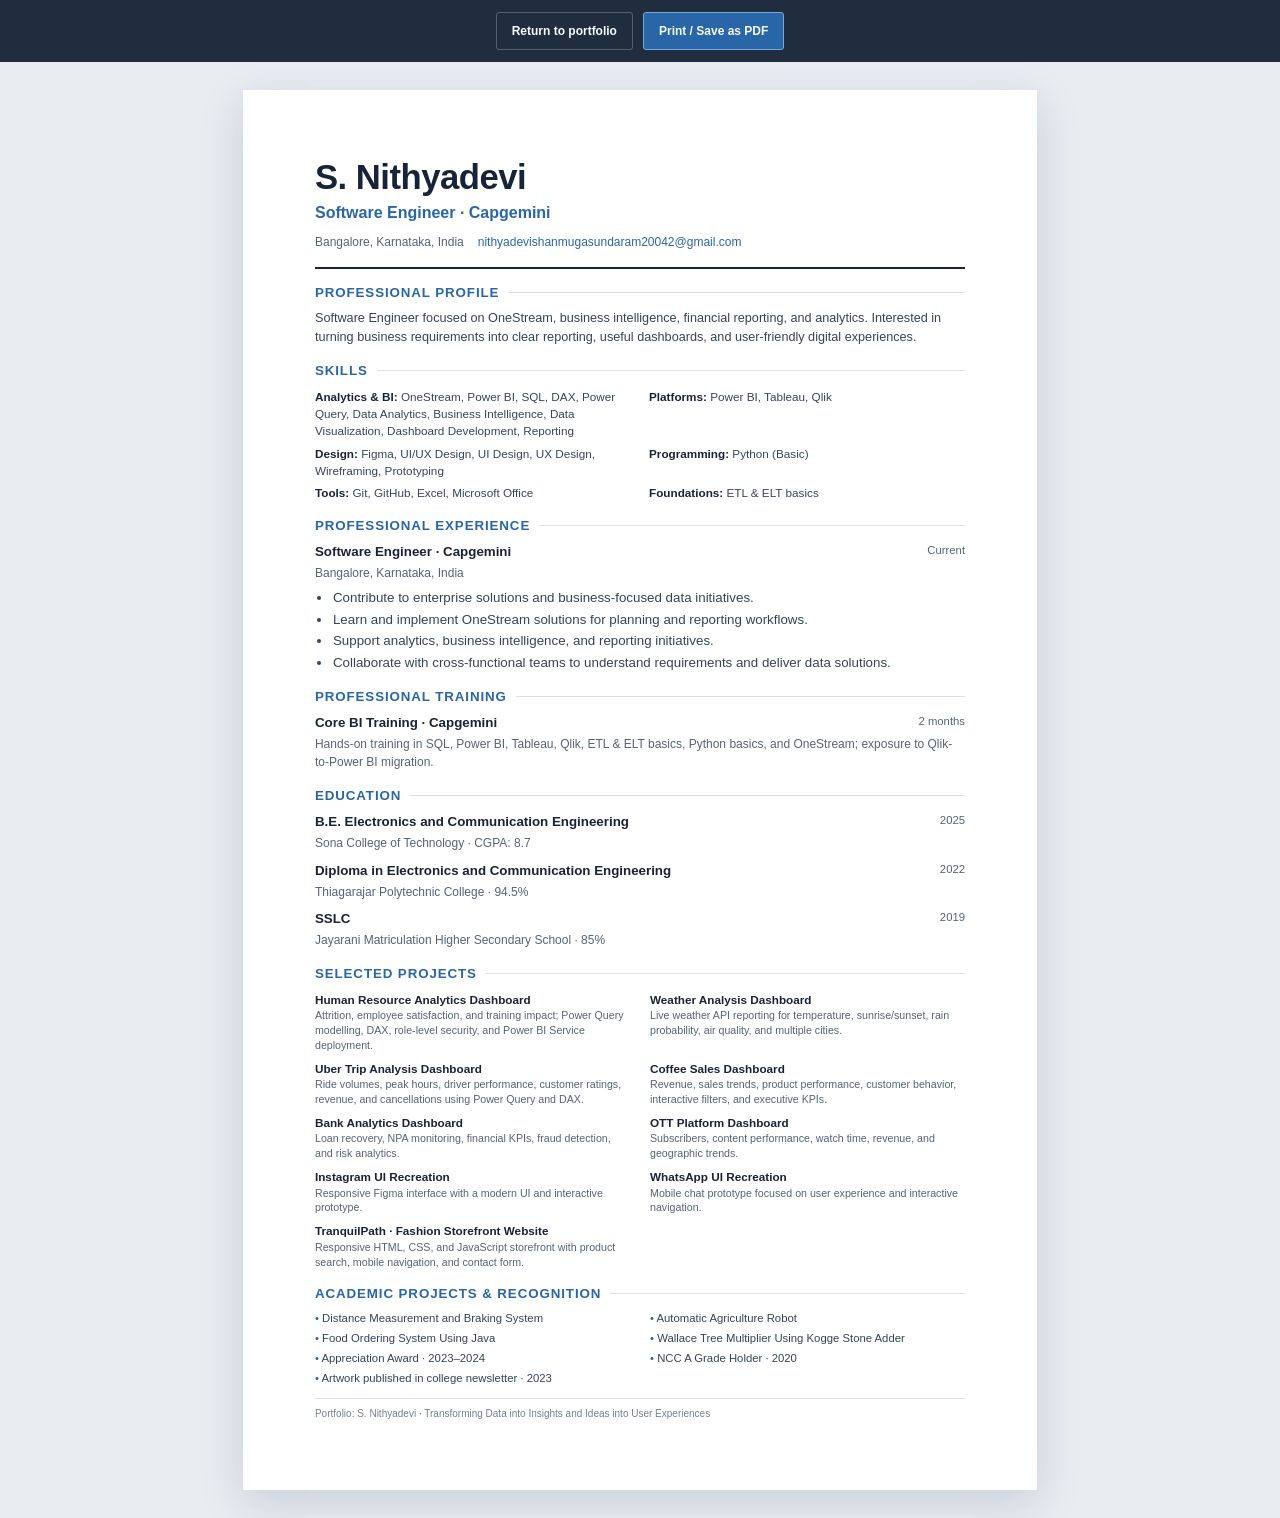
<file: resume.html>
<!doctype html>
<html lang="en">
<head>
  <meta charset="utf-8">
  <meta name="viewport" content="width=device-width, initial-scale=1">
  <meta name="description" content="Resume of S. Nithyadevi, Software Engineer at Capgemini.">
  <title>S. Nithyadevi | Resume</title>
  <style>
    :root { color-scheme: light; --ink: #172338; --muted: #53647a; --blue: #2866a7; --line: #d8e1eb; --soft: #eff4f8; }
    * { box-sizing: border-box; }
    body { margin: 0; background: #e8edf2; color: var(--ink); font: 10pt/1.48 Arial, Helvetica, sans-serif; }
    .toolbar { position: sticky; z-index: 2; top: 0; display: flex; justify-content: center; gap: 10px; padding: 12px; background: rgba(20, 33, 51, .94); }
    .toolbar a, .toolbar button { display: inline-flex; min-height: 38px; align-items: center; justify-content: center; padding: 0 15px; border: 1px solid rgba(255,255,255,.24); border-radius: 3px; color: #f5f8fc; background: transparent; font: 600 12px Arial, sans-serif; text-decoration: none; cursor: pointer; }
    .toolbar button { border-color: #75a9de; background: #2866a7; }
    .resume { width: min(210mm, calc(100% - 36px)); min-height: 297mm; margin: 28px auto; padding: 18mm 19mm; background: #fff; box-shadow: 0 12px 42px rgba(19, 34, 54, .15); }
    header { padding-bottom: 15px; border-bottom: 2px solid var(--ink); }
    h1 { margin: 0; font-size: 26pt; line-height: 1.1; letter-spacing: -.5px; }
    .role { margin: 5px 0 9px; color: var(--blue); font-size: 12pt; font-weight: 700; }
    .contact-line { display: flex; flex-wrap: wrap; gap: 4px 14px; color: var(--muted); font-size: 9pt; }
    a { color: var(--blue); text-decoration: none; }
    section { margin-top: 14px; break-inside: avoid; }
    h2 { display: flex; align-items: center; gap: 9px; margin: 0 0 7px; color: var(--blue); font-size: 10pt; letter-spacing: .9px; text-transform: uppercase; }
    h2::after { height: 1px; flex: 1; background: var(--line); content: ""; }
    p { margin: 0; color: #33445a; }
    .summary { font-size: 9.5pt; }
    .skills { display: grid; grid-template-columns: 1fr 1fr; gap: 5px 18px; }
    .skill-row { color: #34465c; font-size: 8.8pt; }
    .skill-row strong { color: var(--ink); }
    .entry { display: grid; grid-template-columns: 1fr auto; gap: 3px 12px; margin-top: 8px; }
    .entry:first-of-type { margin-top: 0; }
    .entry-title { font-weight: 700; }
    .entry-date { color: var(--muted); font-size: 8.5pt; text-align: right; }
    .entry-subtitle { grid-column: 1 / -1; color: var(--muted); font-size: 9pt; }
    ul { margin: 5px 0 0; padding-left: 17px; color: #33445a; }
    li { margin: 2px 0; padding-left: 1px; }
    .project-list { display: grid; grid-template-columns: 1fr 1fr; gap: 7px 20px; }
    .project { break-inside: avoid; }
    .project strong { display: block; font-size: 8.8pt; }
    .project p { color: var(--muted); font-size: 8pt; line-height: 1.4; }
    .compact-list { display: grid; grid-template-columns: 1fr 1fr; gap: 3px 20px; margin-top: 2px; }
    .compact-list p { padding-left: 10px; color: #33445a; font-size: 8.5pt; }
    .compact-list p::before { margin-left: -10px; color: var(--blue); content: "• "; }
    .note { margin-top: 12px; padding-top: 8px; border-top: 1px solid var(--line); color: #718096; font-size: 7.5pt; }
    @media (max-width: 650px) {
      body { background: #fff; }
      .resume { width: 100%; min-height: 0; margin: 0; padding: 25px 22px 35px; box-shadow: none; }
      h1 { font-size: 23pt; }
      .skills, .project-list, .compact-list { grid-template-columns: 1fr; }
      .entry-date { font-size: 8pt; }
    }
    @page { size: A4; margin: 15mm; }
    @media print {
      body { background: #fff; font-size: 9pt; print-color-adjust: exact; -webkit-print-color-adjust: exact; }
      .toolbar { display: none; }
      .resume { width: auto; min-height: 0; margin: 0; padding: 0; box-shadow: none; }
      header { padding-bottom: 11px; }
      h1 { font-size: 23pt; }
      section { margin-top: 10px; }
      .project-list { gap: 5px 16px; }
      .project p { font-size: 7.6pt; }
      .skills, .project-list, .compact-list { grid-template-columns: 1fr 1fr; }
      a { color: inherit; }
    }
  </style>
</head>
<body>
  <div class="toolbar" aria-label="Resume actions">
    <a href="index.html">Return to portfolio</a>
    <button type="button" onclick="window.print()">Print / Save as PDF</button>
  </div>
  <main class="resume">
    <header>
      <h1>S. Nithyadevi</h1>
      <p class="role">Software Engineer · Capgemini</p>
      <div class="contact-line">
        <span>Bangalore, Karnataka, India</span>
        <a href="mailto:nithyadevishanmugasundaram20042@gmail.com">nithyadevishanmugasundaram20042@gmail.com</a>
      </div>
    </header>

    <section aria-labelledby="profile-heading">
      <h2 id="profile-heading">Professional Profile</h2>
      <p class="summary">Software Engineer focused on OneStream, business intelligence, financial reporting, and analytics. Interested in turning business requirements into clear reporting, useful dashboards, and user-friendly digital experiences.</p>
    </section>

    <section aria-labelledby="skills-heading">
      <h2 id="skills-heading">Skills</h2>
      <div class="skills">
        <p class="skill-row"><strong>Analytics &amp; BI:</strong> OneStream, Power BI, SQL, DAX, Power Query, Data Analytics, Business Intelligence, Data Visualization, Dashboard Development, Reporting</p>
        <p class="skill-row"><strong>Platforms:</strong> Power BI, Tableau, Qlik</p>
        <p class="skill-row"><strong>Design:</strong> Figma, UI/UX Design, UI Design, UX Design, Wireframing, Prototyping</p>
        <p class="skill-row"><strong>Programming:</strong> Python (Basic)</p>
        <p class="skill-row"><strong>Tools:</strong> Git, GitHub, Excel, Microsoft Office</p>
        <p class="skill-row"><strong>Foundations:</strong> ETL &amp; ELT basics</p>
      </div>
    </section>

    <section aria-labelledby="experience-heading">
      <h2 id="experience-heading">Professional Experience</h2>
      <div class="entry">
        <div class="entry-title">Software Engineer · Capgemini</div>
        <div class="entry-date">Current</div>
        <div class="entry-subtitle">Bangalore, Karnataka, India</div>
      </div>
      <ul>
        <li>Contribute to enterprise solutions and business-focused data initiatives.</li>
        <li>Learn and implement OneStream solutions for planning and reporting workflows.</li>
        <li>Support analytics, business intelligence, and reporting initiatives.</li>
        <li>Collaborate with cross-functional teams to understand requirements and deliver data solutions.</li>
      </ul>
    </section>

    <section aria-labelledby="training-heading">
      <h2 id="training-heading">Professional Training</h2>
      <div class="entry">
        <div class="entry-title">Core BI Training · Capgemini</div>
        <div class="entry-date">2 months</div>
        <div class="entry-subtitle">Hands-on training in SQL, Power BI, Tableau, Qlik, ETL &amp; ELT basics, Python basics, and OneStream; exposure to Qlik-to-Power BI migration.</div>
      </div>
    </section>

    <section aria-labelledby="education-heading">
      <h2 id="education-heading">Education</h2>
      <div class="entry"><div class="entry-title">B.E. Electronics and Communication Engineering</div><div class="entry-date">2025</div><div class="entry-subtitle">Sona College of Technology · CGPA: 8.7</div></div>
      <div class="entry"><div class="entry-title">Diploma in Electronics and Communication Engineering</div><div class="entry-date">2022</div><div class="entry-subtitle">Thiagarajar Polytechnic College · 94.5%</div></div>
      <div class="entry"><div class="entry-title">SSLC</div><div class="entry-date">2019</div><div class="entry-subtitle">Jayarani Matriculation Higher Secondary School · 85%</div></div>
    </section>

    <section aria-labelledby="projects-heading">
      <h2 id="projects-heading">Selected Projects</h2>
      <div class="project-list">
        <article class="project"><strong>Human Resource Analytics Dashboard</strong><p>Attrition, employee satisfaction, and training impact; Power Query modelling, DAX, role-level security, and Power BI Service deployment.</p></article>
        <article class="project"><strong>Weather Analysis Dashboard</strong><p>Live weather API reporting for temperature, sunrise/sunset, rain probability, air quality, and multiple cities.</p></article>
        <article class="project"><strong>Uber Trip Analysis Dashboard</strong><p>Ride volumes, peak hours, driver performance, customer ratings, revenue, and cancellations using Power Query and DAX.</p></article>
        <article class="project"><strong>Coffee Sales Dashboard</strong><p>Revenue, sales trends, product performance, customer behavior, interactive filters, and executive KPIs.</p></article>
        <article class="project"><strong>Bank Analytics Dashboard</strong><p>Loan recovery, NPA monitoring, financial KPIs, fraud detection, and risk analytics.</p></article>
        <article class="project"><strong>OTT Platform Dashboard</strong><p>Subscribers, content performance, watch time, revenue, and geographic trends.</p></article>
        <article class="project"><strong>Instagram UI Recreation</strong><p>Responsive Figma interface with a modern UI and interactive prototype.</p></article>
        <article class="project"><strong>WhatsApp UI Recreation</strong><p>Mobile chat prototype focused on user experience and interactive navigation.</p></article>
        <article class="project"><strong>TranquilPath · Fashion Storefront Website</strong><p>Responsive HTML, CSS, and JavaScript storefront with product search, mobile navigation, and contact form.</p></article>
      </div>
    </section>

    <section aria-labelledby="academic-heading">
      <h2 id="academic-heading">Academic Projects &amp; Recognition</h2>
      <div class="compact-list">
        <p>Distance Measurement and Braking System</p>
        <p>Automatic Agriculture Robot</p>
        <p>Food Ordering System Using Java</p>
        <p>Wallace Tree Multiplier Using Kogge Stone Adder</p>
        <p>Appreciation Award · 2023–2024</p>
        <p>NCC A Grade Holder · 2020</p>
        <p>Artwork published in college newsletter · 2023</p>
      </div>
    </section>
    <p class="note">Portfolio: S. Nithyadevi · Transforming Data into Insights and Ideas into User Experiences</p>
  </main>
</body>
</html>
</file>
<file: style.css>
:root {
  color-scheme: dark;
  --bg: #050816;
  --bg-raised: #0a0f1f;
  --panel: rgba(255, 255, 255, 0.045);
  --panel-strong: rgba(255, 255, 255, 0.075);
  --border: rgba(214, 226, 255, 0.12);
  --border-bright: rgba(214, 226, 255, 0.2);
  --text: #f4f6fc;
  --muted: #a7b1c4;
  --subtle: #717d96;
  --blue: #60a5fa;
  --violet: #a58aff;
  --mint: #65d6bd;
  --heading: "Space Grotesk", sans-serif;
  --body: "Inter", sans-serif;
  --mono: "DM Mono", monospace;
  --content: 1120px;
  --ease: cubic-bezier(0.22, 1, 0.36, 1);
}

*, *::before, *::after { box-sizing: border-box; }
html { scroll-behavior: smooth; scroll-padding-top: 88px; }
body {
  margin: 0;
  min-width: 0;
  background: var(--bg);
  color: var(--text);
  font-family: var(--body);
  font-size: 14px;
  line-height: 1.7;
  -webkit-font-smoothing: antialiased;
}
body::before {
  position: fixed;
  z-index: -2;
  inset: 0;
  background: radial-gradient(ellipse at 73% 10%, rgba(56, 84, 170, 0.12), transparent 32%),
    radial-gradient(ellipse at 5% 47%, rgba(44, 76, 147, 0.08), transparent 31%),
    linear-gradient(165deg, #050816, #070b19 52%, #050816);
  content: "";
  pointer-events: none;
}
::selection { color: #fff; background: rgba(96, 165, 250, 0.35); }
a { color: inherit; text-decoration: none; }
button, input, textarea { font: inherit; }
button, a { -webkit-tap-highlight-color: transparent; }
button:focus-visible, a:focus-visible, input:focus-visible, textarea:focus-visible { outline: 2px solid var(--blue); outline-offset: 4px; }
.site-shell { position: relative; overflow: clip; }
.starfield { position: fixed; z-index: -1; inset: 0; width: 100%; height: 100%; pointer-events: none; opacity: 0.72; }
.skip-link { position: fixed; z-index: 20; top: 12px; left: 12px; padding: 10px 15px; border-radius: 4px; background: #fff; color: #050816; transform: translateY(-160%); }
.skip-link:focus { transform: translateY(0); }
.section-wrap { width: min(var(--content), calc(100% - 96px)); margin-inline: auto; }
.mono-label, .eyebrow { font-family: var(--mono); font-size: 10px; letter-spacing: 0.09em; }
.eyebrow { display: flex; align-items: center; gap: 10px; margin: 0 0 25px; color: #b6c0d4; }
.section-index { color: var(--blue); }
.accent-dot { color: var(--blue); }
.heading-muted { color: #8994aa; }
.role-divider { margin-inline: 6px; color: #66748c; font-size: 13px; }

/* Navigation */
.site-header { position: fixed; z-index: 10; inset: 0 0 auto; padding: 12px 0; border-bottom: 1px solid rgba(255,255,255,0.055); background: rgba(5, 8, 22, 0.73); backdrop-filter: blur(18px); -webkit-backdrop-filter: blur(18px); }
.nav-wrap { display: flex; align-items: center; justify-content: space-between; width: min(1280px, calc(100% - 64px)); min-height: 42px; margin-inline: auto; }
.brand, .footer-brand { display: inline-flex; align-items: center; gap: 11px; }
.brand-mark { display: grid; width: 35px; aspect-ratio: 1; place-items: center; border: 1px solid rgba(96, 165, 250, 0.55); border-radius: 10px 4px 10px 4px; color: #dce9ff; background: linear-gradient(145deg, rgba(96,165,250,.16), rgba(139,92,246,.14)); font: 600 12px var(--heading); }
.brand-name { font: 600 15px var(--heading); letter-spacing: 0; }
.brand-period { color: var(--blue); }
.nav-menu, .nav-links { display: flex; align-items: center; }
.nav-menu { gap: 32px; }
.nav-links { gap: 27px; }
.nav-link { position: relative; padding: 10px 0; color: #a5aec0; font-size: 11px; transition: color 180ms ease; }
.nav-link::after { position: absolute; right: 0; bottom: 3px; left: 0; height: 1px; background: var(--blue); content: ""; transform: scaleX(0); transform-origin: left; transition: transform 220ms var(--ease); }
.nav-link:hover, .nav-link.is-active { color: var(--text); }
.nav-link.is-active::after { transform: scaleX(1); }
.nav-contact { display: inline-flex; align-items: center; gap: 9px; padding: 9px 14px; border: 1px solid rgba(96,165,250,.35); border-radius: 3px; color: #dce9ff; font-size: 11px; transition: background 180ms, border-color 180ms; }
.nav-contact:hover { border-color: rgba(96,165,250,.7); background: rgba(96,165,250,.1); }
.nav-contact span { color: var(--blue); }
.menu-toggle { display: none; }

/* Hero */
.hero { position: relative; display: grid; min-height: 760px; min-height: min(850px, 100svh); grid-template-columns: 1.08fr 0.92fr; align-items: center; padding-top: 98px; padding-bottom: 74px; }
.hero-copy { position: relative; z-index: 1; padding-top: 10px; }
.hero .eyebrow { margin-bottom: 31px; color: #a5b0c5; }
.status-dot, .experience-badge span, .dashboard-live i, .form-required i { width: 6px; aspect-ratio: 1; border-radius: 50%; background: var(--mint); box-shadow: 0 0 12px rgba(101,214,189,.55); }
.eyebrow-divider { color: #46536c; }
.hero-intro { margin: 0 0 2px; color: #cbd5e1; font-size: 18px; }
.hero h1 { margin: 0; font: 500 clamp(64px, 8.1vw, 104px)/0.96 var(--heading); letter-spacing: -0.055em; }
.hero-name-second { display: block; }
.hero-role { margin: 27px 0 3px; color: #e4eaf4; font: 500 19px var(--heading); }
.typed-word { color: var(--blue); }
.typing-caret { display: inline-block; width: 1px; height: 19px; margin-left: 3px; background: var(--blue); vertical-align: -2px; animation: caret-blink 850ms steps(2, start) infinite; }
.hero-stack { margin: 12px 0 0; color: #9da8bd; font-size: 12px; }
.hero-stack span { margin-inline: 7px; color: var(--violet); }
.hero-tagline { max-width: 430px; margin: 28px 0 0; color: #b3bdd0; font-size: 14px; line-height: 1.9; }
.hero-actions { display: flex; flex-wrap: wrap; align-items: center; gap: 10px; margin-top: 30px; }
.button { display: inline-flex; min-height: 43px; align-items: center; justify-content: center; gap: 18px; padding: 0 17px; border: 1px solid transparent; border-radius: 3px; font-size: 11px; font-weight: 600; transition: border-color 180ms, background 180ms, box-shadow 180ms, transform 180ms; }
.button:hover { transform: translateY(-2px); }
.button-primary { border-color: rgba(121,177,255,.56); color: #f7faff; background: linear-gradient(105deg, rgba(72,133,228,.34), rgba(107,89,199,.25)); box-shadow: 0 8px 26px rgba(48,92,171,.12), inset 0 0 18px rgba(96,165,250,.06); }
.button-primary:hover { border-color: rgba(145,190,255,.9); background: linear-gradient(105deg, rgba(72,133,228,.5), rgba(107,89,199,.37)); box-shadow: 0 8px 34px rgba(68,112,207,.25); }
.button-primary span, .project-link span { color: #9cc7ff; }
.button-quiet { border-color: rgba(255,255,255,.12); color: #d6deeb; background: rgba(255,255,255,.025); }
.button-quiet:hover { border-color: rgba(255,255,255,.3); background: rgba(255,255,255,.06); }
.resume-button { display: inline-flex; align-items: center; gap: 7px; padding: 10px 3px; border: 0; color: #9da8bd; background: transparent; cursor: pointer; font-size: 10px; transition: color 180ms; }
.resume-button:hover { color: #fff; }
.resume-button svg { width: 15px; fill: none; stroke: currentColor; stroke-linecap: round; stroke-linejoin: round; stroke-width: 1.4; }
.hero-footnote { display: flex; align-items: center; gap: 11px; margin-top: 64px; color: #69758e; font-size: 10px; }
.hero-footnote .mono-label { color: var(--blue); font-size: 9px; }
.footnote-line { width: 30px; height: 1px; background: #34425d; }
.hero-visual { position: relative; display: grid; min-height: 495px; place-items: center; isolation: isolate; }
.hero-visual::before { position: absolute; z-index: -1; width: min(390px, 94%); aspect-ratio: .92; border: 1px solid rgba(118,174,255,.24); background: linear-gradient(145deg, rgba(96,165,250,.07), rgba(139,92,246,.045) 58%, rgba(101,214,189,.025)); clip-path: polygon(25% 0,75% 0,100% 25%,100% 75%,75% 100%,25% 100%,0 75%,0 25%); filter: drop-shadow(0 0 24px rgba(96,165,250,.38)); content: ""; animation: hex-glow 5s ease-in-out infinite alternate; }
.portrait-frame { position: relative; z-index: 1; width: min(340px, 72%); aspect-ratio: .9; padding: 5px; border: 1px solid rgba(164,185,233,.52); background: linear-gradient(145deg, rgba(168,218,255,.74), rgba(96,165,250,.35) 36%, rgba(170,121,255,.56) 72%, rgba(101,214,189,.4)); clip-path: polygon(25% 0,75% 0,100% 25%,100% 75%,75% 100%,25% 100%,0 75%,0 25%); filter: drop-shadow(0 0 18px rgba(96,165,250,.38)); animation: portrait-drift 7s ease-in-out infinite; }
.portrait-art { position: relative; display: grid; width: 100%; height: 100%; overflow: hidden; place-items: center; background: radial-gradient(ellipse at 48% 36%, rgba(111,140,220,.34), transparent 35%), linear-gradient(155deg, #111d3b 3%, #10152d 50%, #1e1741); clip-path: polygon(25% 0,75% 0,100% 25%,100% 75%,75% 100%,25% 100%,0 75%,0 25%); }
.profile-photo { position: absolute; z-index: 1; inset: 0; width: 100%; height: 100%; object-fit: cover; object-position: center 35%; opacity: 0; transition: opacity 300ms ease, transform 700ms var(--ease); }
.portrait-frame:hover .profile-photo { transform: scale(1.045); }
.portrait-art.has-photo .profile-photo { opacity: 1; }
.portrait-art.has-photo .portrait-grid, .portrait-art.has-photo .portrait-silhouette, .portrait-art.has-photo .portrait-initials, .portrait-art.has-photo .portrait-caption { opacity: 0; }
.portrait-grid { position: absolute; inset: 0; opacity: .24; background-image: linear-gradient(rgba(160,180,230,.13) 1px, transparent 1px), linear-gradient(90deg, rgba(160,180,230,.13) 1px, transparent 1px); background-size: 30px 30px; mask-image: linear-gradient(to bottom, transparent, #000 35%, #000 80%, transparent); }
.portrait-art::before { position: absolute; z-index: 2; inset: 8px; border: 1px solid rgba(205,224,255,.19); background: linear-gradient(135deg, rgba(180,216,255,.08), transparent 40%, rgba(172,140,255,.08)); content: ""; pointer-events: none; }
.portrait-silhouette { position: absolute; bottom: 18%; display: flex; width: 59%; height: 53%; flex-direction: column; align-items: center; }
.portrait-head { z-index: 1; width: 39%; aspect-ratio: .81; border: 1px solid rgba(175,195,255,.34); border-radius: 48% 48% 44% 44%; background: linear-gradient(135deg, #465887, #222d4e 77%); box-shadow: inset -9px -7px 20px rgba(8,12,30,.47), 0 0 21px rgba(117,145,217,.13); }
.portrait-shoulders { width: 100%; height: 51%; margin-top: -2%; border: 1px solid rgba(175,195,255,.3); border-radius: 50% 50% 8% 8% / 36% 36% 5% 5%; background: linear-gradient(135deg, #36466e, #161d38 75%); }
.portrait-initials { position: absolute; z-index: 2; color: rgba(255,255,255,.17); font: 600 56px var(--heading); }
.portrait-caption { position: absolute; bottom: 10px; color: rgba(221,230,255,.55); font: 8px var(--mono); letter-spacing: .16em; }
.orbit { position: absolute; width: 470px; max-width: 98%; aspect-ratio: 1; border: 1px solid rgba(120,153,227,.11); border-radius: 50%; transform: rotate(-27deg) scaleY(.48); }
.orbit-two { width: 390px; border-color: rgba(157,113,233,.13); transform: rotate(36deg) scaleY(.58); }
.orbit-node { position: absolute; z-index: 2; width: 7px; aspect-ratio: 1; border-radius: 50%; background: var(--blue); box-shadow: 0 0 15px 3px rgba(96,165,250,.65); }
.orbit-node-one { top: 25%; right: 17%; }
.orbit-node-two { bottom: 24%; left: 18%; width: 4px; background: var(--violet); box-shadow: 0 0 12px 2px rgba(165,138,255,.65); }
.photo-particle { position: absolute; z-index: 2; width: 4px; aspect-ratio: 1; border-radius: 50%; background: #d7e9ff; box-shadow: 0 0 12px 3px rgba(96,165,250,.65); animation: particle-drift 4.8s ease-in-out infinite; }
.particle-one { top: 17%; left: 27%; animation-delay: -.7s; }.particle-two { top: 31%; right: 13%; width: 3px; animation-delay: -2.1s; }.particle-three { right: 28%; bottom: 14%; width: 5px; background: #c9b7ff; box-shadow: 0 0 13px 3px rgba(139,92,246,.7); animation-delay: -3.4s; }.particle-four { bottom: 29%; left: 11%; width: 3px; animation-delay: -1.2s; }
.visual-note { position: absolute; z-index: 3; right: 0; bottom: 22%; display: flex; align-items: center; gap: 10px; padding: 11px 14px; border: 1px solid var(--border); border-radius: 3px; color: #c9d2e2; background: rgba(10,15,31,.79); box-shadow: 0 9px 25px rgba(0,0,0,.18); font-size: 9px; line-height: 1.5; backdrop-filter: blur(10px); }
.visual-note-icon { color: var(--mint); font-size: 18px; }
.visual-index { position: absolute; bottom: 6%; left: 6%; color: #77839a; font-size: 8px; }
.visual-index span { color: var(--blue); }
.scroll-cue { position: absolute; bottom: 27px; left: 0; display: inline-flex; align-items: center; gap: 12px; color: #758198; font: 9px var(--mono); letter-spacing: .08em; }
.scroll-cue-line { width: 30px; height: 1px; background: linear-gradient(90deg, var(--blue), transparent); }

/* Shared sections */
.section { position: relative; padding: 116px 0; scroll-margin-top: 68px; }
.section-about { overflow: hidden; border-top: 1px solid rgba(255,255,255,.055); background: linear-gradient(110deg, rgba(10,15,31,.94), rgba(9,14,29,.78)); }
.section-about::before { position: absolute; top: 12%; right: -104px; width: 320px; aspect-ratio: 1; border: 1px solid rgba(151,174,229,.16); border-radius: 50%; background: radial-gradient(circle at 35% 33%, rgba(133,170,237,.17), rgba(73,89,154,.08) 44%, rgba(139,92,246,.035) 68%, transparent 69%); box-shadow: inset -24px -18px 45px rgba(139,92,246,.09), 0 0 70px rgba(84,118,206,.07); content: ""; pointer-events: none; }
.section-about::after { position: absolute; top: 19%; right: -137px; width: 380px; height: 84px; border: 1px solid rgba(165,185,238,.13); border-radius: 50%; content: ""; pointer-events: none; transform: rotate(-25deg); }
.section-heading { margin-bottom: 50px; }
.section-heading .eyebrow { margin-bottom: 21px; }
.section-heading h2, .contact-copy h2 { margin: 0; font: 500 clamp(38px, 5vw, 58px)/1.07 var(--heading); letter-spacing: -0.045em; }
.section-heading-row { display: flex; align-items: end; justify-content: space-between; gap: 28px; }
.section-heading-row .heading-aside { max-width: 245px; margin: 0 0 7px; color: #94a0b4; font-size: 12px; line-height: 1.8; }
.about-content { position: relative; z-index: 1; display: grid; grid-template-columns: minmax(0,1fr) 230px; gap: clamp(28px,6vw,78px); align-items: start; }
.about-copy { max-width: 690px; }
.about-copy p { margin: 0 0 17px; color: #9eaabe; font-size: 13px; line-height: 1.9; }
.about-copy .lead-copy { margin-bottom: 20px; color: #e3e8f2; font-size: 17px; line-height: 1.8; }
.text-highlight { color: #a9cfff; }
.about-side-note { padding-top: 3px; }
.side-note-rule { display: block; width: 30px; height: 2px; margin-bottom: 18px; background: linear-gradient(90deg, var(--blue), var(--violet)); }
.about-side-note p { margin: 0 0 14px; color: #dce4f2; font: 500 16px/1.6 var(--heading); }
.about-side-note .mono-label { color: #6f7d96; font-size: 8px; }
.stats-grid { display: grid; grid-template-columns: repeat(4, 1fr); margin-top: 66px; border-top: 1px solid var(--border); border-bottom: 1px solid var(--border); }
.stat-item { display: flex; min-height: 112px; flex-direction: column; justify-content: center; gap: 3px; padding: 16px 23px; border-right: 1px solid var(--border); }
.stat-item:first-child { padding-left: 0; }
.stat-item:last-child { border-right: 0; }
.stat-number { font: 500 31px/1.2 var(--heading); letter-spacing: -0.035em; }
.stat-number span { margin-left: 2px; color: var(--blue); font-size: 19px; }
.stat-label { color: #8995a9; font-size: 10px; }

/* Education and training */
.section-education { border-block: 1px solid rgba(255,255,255,.05); background: linear-gradient(180deg, rgba(10,15,31,.48), rgba(8,13,28,.78)); }
.timeline-list { position: relative; display: grid; gap: 13px; }
.timeline-list::before { position: absolute; top: 24px; bottom: 24px; left: 157px; width: 1px; background: linear-gradient(var(--blue), rgba(96,165,250,.08)); content: ""; }
.timeline-card { position: relative; display: grid; grid-template-columns: 135px 1fr 80px; gap: 28px; align-items: center; min-height: 112px; padding: 19px 24px; border: 1px solid var(--border); background: linear-gradient(120deg, rgba(255,255,255,.045), rgba(255,255,255,.015)); transition: border-color 220ms, background 220ms, transform 220ms var(--ease); }
.timeline-card:hover { transform: translateX(3px); border-color: rgba(119,162,238,.29); background: rgba(255,255,255,.045); }
.timeline-marker { position: absolute; z-index: 1; top: 50%; left: 153px; width: 9px; aspect-ratio: 1; border: 2px solid #0c1325; border-radius: 50%; background: var(--blue); box-shadow: 0 0 12px rgba(96,165,250,.5); transform: translateY(-50%); }
.timeline-year { color: #95a4bc; font-size: 9px; }
.timeline-main { padding-left: 18px; }
.timeline-level { display: block; color: #8090a8; font: 8px var(--mono); letter-spacing: .09em; }
.timeline-main h3, .training-content h3 { margin: 5px 0 2px; font: 500 17px/1.4 var(--heading); }
.timeline-main p { margin: 0; color: #9aa7bb; font-size: 10px; }
.timeline-result { display: flex; flex-direction: column; align-items: flex-end; }
.timeline-result strong { color: #dce9fb; font: 500 20px/1.3 var(--heading); }
.timeline-result span { color: #77859b; font-size: 8px; }
.section-training { background: radial-gradient(ellipse at 85% 50%, rgba(105,78,178,.1), transparent 38%); }
.training-card { display: grid; grid-template-columns: 130px 1fr 130px; gap: 30px; align-items: start; padding: 29px; border: 1px solid var(--border); background: linear-gradient(135deg, rgba(255,255,255,.055), rgba(255,255,255,.016)); box-shadow: 0 20px 52px rgba(0,0,0,.12); }
.training-meta { display: flex; align-items: center; gap: 11px; padding-top: 3px; }
.training-mark { display: grid; width: 36px; aspect-ratio: 1; place-items: center; border: 1px solid rgba(96,165,250,.38); border-radius: 10px 3px; color: #b8d8ff; background: linear-gradient(145deg, rgba(96,165,250,.16), rgba(139,92,246,.12)); font: 600 17px var(--heading); }
.training-meta > span:last-child { display: grid; gap: 3px; }
.training-meta strong { color: #d1dcec; font: 9px var(--mono); }
.training-content h3 { margin-top: 6px; font-size: 21px; }
.training-content > p { max-width: 640px; margin: 10px 0 17px; color: #9daabe; font-size: 11px; line-height: 1.8; }
.training-areas { display: flex; flex-wrap: wrap; gap: 6px; }
.training-areas span { padding: 5px 8px; border: 1px solid rgba(255,255,255,.1); color: #a8b6ca; font-size: 8px; }
.training-aside { justify-self: end; padding: 8px 0 0 15px; border-left: 1px solid rgba(165,138,255,.44); color: #8c84ba; font-size: 8px; line-height: 1.8; }

/* Skills */
.section-skills { background: radial-gradient(ellipse at 79% 55%, rgba(67,68,155,.1), transparent 39%); }
.skill-cloud { position: relative; display: flex; min-height: 145px; flex-wrap: wrap; align-items: center; justify-content: center; gap: 13px; margin: -7px 0 38px; padding: 17px 12px; perspective: 700px; }
.cloud-skill { position: relative; display: inline-flex; min-height: 43px; align-items: center; gap: 8px; padding: 0 15px; border: 1px solid rgba(157,184,235,.23); border-radius: 5px 14px 5px 14px; color: #dce8fa; background: linear-gradient(130deg, rgba(255,255,255,.085), rgba(255,255,255,.025)); box-shadow: 0 10px 26px rgba(0,0,0,.17), inset 0 0 18px rgba(96,165,250,.045); backdrop-filter: blur(12px); font: 500 12px var(--heading); transform: rotate(var(--tilt, 0deg)) translateY(var(--lift, 0px)); transition: transform 220ms var(--ease), border-color 220ms, box-shadow 220ms; animation: cloud-hover 6s ease-in-out infinite; animation-delay: var(--delay, 0s); }
.cloud-skill:nth-child(2) { --tilt: -2deg; --lift: -5px; --delay: -.4s; }.cloud-skill:nth-child(3) { --tilt: 1deg; --lift: 4px; --delay: -1.7s; }.cloud-skill:nth-child(4) { --tilt: -1deg; --lift: -2px; --delay: -2.4s; }.cloud-skill:nth-child(5) { --tilt: 2deg; --lift: 6px; --delay: -.9s; }.cloud-skill:nth-child(6) { --tilt: -2deg; --lift: -3px; --delay: -3.2s; }.cloud-skill:nth-child(7) { --tilt: 1deg; --lift: 3px; --delay: -1.2s; }
.cloud-skill:hover { z-index: 1; border-color: rgba(150,192,255,.63); box-shadow: 0 12px 34px rgba(58,111,202,.2), inset 0 0 22px rgba(96,165,250,.1); transform: translateY(-5px) scale(1.035); }
.cloud-skill small { color: #a9caff; font: 7px var(--mono); letter-spacing: .06em; }
.cloud-primary { border-color: rgba(116,173,255,.48); color: #eff6ff; background: linear-gradient(125deg, rgba(96,165,250,.2), rgba(139,92,246,.14)); box-shadow: 0 0 25px rgba(96,165,250,.12), inset 0 0 20px rgba(96,165,250,.07); }
.skill-groups { display: grid; grid-template-columns: repeat(3, 1fr); border: 1px solid var(--border); background: linear-gradient(130deg, rgba(255,255,255,.035), rgba(255,255,255,.015)); }
.skill-group { min-width: 0; padding: 27px 26px 24px; border-right: 1px solid var(--border); transition: background 220ms; }
.skill-group:last-child { border-right: 0; }
.skill-group:hover { background: rgba(255,255,255,.025); }
.skill-group-head { display: grid; grid-template-columns: 40px 1fr auto; align-items: center; gap: 12px; padding-bottom: 21px; border-bottom: 1px solid rgba(255,255,255,.085); }
.skill-icon { display: grid; width: 38px; aspect-ratio: 1; place-items: center; border: 1px solid currentColor; border-radius: 9px 4px 9px 4px; background: rgba(255,255,255,.035); }
.skill-icon svg { width: 18px; fill: none; stroke: currentColor; stroke-linecap: round; stroke-linejoin: round; stroke-width: 1.35; }
.skill-icon-blue { color: #7eb6ff; background: rgba(96,165,250,.08); }
.skill-icon-violet { color: #b29aff; background: rgba(139,92,246,.08); }
.skill-icon-mint { color: #79dac5; background: rgba(101,214,189,.07); }
.skill-group-head .mono-label { color: #708099; font-size: 8px; }
.skill-group-head h3 { margin: 2px 0 0; font: 500 17px var(--heading); }
.group-count { color: #718098; font: 10px var(--mono); }
.skill-list { display: grid; grid-template-columns: 1fr 1fr; gap: 0 8px; margin: 15px 0 0; padding: 0; list-style: none; }
.skill-list li { display: flex; min-height: 39px; align-items: center; justify-content: space-between; gap: 5px; border-bottom: 1px solid rgba(255,255,255,.045); color: #aeb8ca; font-size: 10px; }
.skill-list li:nth-last-child(-n+2) { border-bottom: 0; }
.skill-group:first-child .skill-list li:first-child { grid-column: 1 / -1; }
.skill-primary-mark { padding: 2px 5px; border: 1px solid rgba(96,165,250,.26); border-radius: 2px; color: #8bbfff; font: 7px var(--mono); letter-spacing: .05em; }

/* Experience */
.section-experience { border-block: 1px solid rgba(255,255,255,.05); background: linear-gradient(95deg, rgba(9,14,29,.8), rgba(13,17,34,.64)); }
.experience-layout { display: grid; grid-template-columns: 190px 1fr; gap: 42px; }
.experience-date { position: relative; display: flex; flex-direction: column; align-items: flex-start; gap: 8px; padding-top: 7px; }
.experience-date::after { position: absolute; top: 35px; bottom: 0; left: 2px; width: 1px; background: linear-gradient(var(--blue), rgba(96,165,250,.07)); content: ""; }
.timeline-pulse { z-index: 1; width: 6px; aspect-ratio: 1; margin: 3px 0 4px; border-radius: 50%; background: var(--blue); box-shadow: 0 0 14px rgba(96,165,250,.8); }
.experience-date .mono-label { color: #96a4ba; font-size: 9px; }
.experience-location { color: #6f7b91; font-size: 10px; }
.experience-card { position: relative; padding: 31px 34px; border: 1px solid var(--border); background: linear-gradient(140deg, rgba(255,255,255,.055), rgba(255,255,255,.018)); box-shadow: 0 18px 48px rgba(0,0,0,.13); }
.experience-topline { display: flex; align-items: flex-start; justify-content: space-between; gap: 15px; }
.experience-company { margin: 0 0 7px; color: #92a0b7; font: 9px var(--mono); letter-spacing: .12em; }
.company-mark { margin-left: 5px; color: #8cbaff; font-size: 13px; }
.experience-topline h3 { margin: 0; font: 500 25px var(--heading); }
.experience-badge { display: inline-flex; align-items: center; gap: 8px; padding: 6px 9px; border: 1px solid rgba(101,214,189,.2); border-radius: 2px; color: #a7dfd2; font: 9px var(--mono); }
.experience-badge span { width: 5px; }
.experience-summary { margin: 20px 0 18px; color: #abb5c6; font-size: 12px; }
.responsibility-list { display: grid; grid-template-columns: 1fr 1fr; gap: 12px 24px; margin: 0; padding: 0; list-style: none; }
.responsibility-list li { position: relative; padding-left: 15px; color: #929eb2; font-size: 10px; line-height: 1.8; }
.responsibility-list li::before { position: absolute; top: 9px; left: 0; width: 5px; height: 1px; background: var(--blue); content: ""; }
.experience-tags { display: flex; flex-wrap: wrap; gap: 7px; margin-top: 24px; padding-top: 18px; border-top: 1px solid rgba(255,255,255,.07); }
.experience-tags span { padding: 5px 8px; border: 1px solid rgba(255,255,255,.09); color: #8997ad; font-size: 9px; }

/* Projects */
.section-projects { background: radial-gradient(ellipse at 17% 44%, rgba(42,72,132,.09), transparent 36%); }
.case-study { position: relative; display: grid; grid-template-columns: minmax(0,1.1fr) minmax(310px,.9fr); gap: 24px 54px; overflow: hidden; margin: 0 0 24px; padding: clamp(23px,3.5vw,46px); border: 1px solid rgba(142,169,224,.2); background: linear-gradient(135deg, rgba(255,255,255,.055), rgba(255,255,255,.017) 60%, rgba(111,100,189,.045)); box-shadow: 0 24px 65px rgba(0,0,0,.18), inset 0 0 45px rgba(96,165,250,.025); }
.coffee-case { grid-template-columns:minmax(0,1.1fr) minmax(310px,.9fr); border-color:rgba(96,165,250,.24); }
.coffee-case-details { grid-column:1/-1; max-height:0; min-height:0; overflow:hidden; margin-top:0; opacity:0; visibility:hidden; transition:max-height .65s cubic-bezier(.22,1,.36,1),margin-top .3s ease,opacity .24s ease,visibility .24s; }
.coffee-case.is-expanded .coffee-case-details { max-height:1800px; margin-top:6px; opacity:1; visibility:visible; }
.coffee-case-details-inner { display:grid; min-height:0; grid-template-columns:repeat(3,minmax(0,1fr)); gap:11px; transform:translateY(-8px); transition:transform .4s ease; }
.coffee-case.is-expanded .coffee-case-details-inner { transform:translateY(0); }
.coffee-detail-section { min-width:0; padding:17px 18px; border:1px solid rgba(120,170,246,.17); background:linear-gradient(140deg,rgba(255,255,255,.045),rgba(255,255,255,.012)); }
.coffee-detail-section > .mono-label { color:#8ab9ff; font-size:8px; letter-spacing:.08em; }
.coffee-detail-section p { margin:9px 0 0; color:#a9b5c9; font-size:10px; line-height:1.8; }
.coffee-detail-section h4 { margin:8px 0 0; color:#e8f0fc; font:500 18px var(--heading); }
.coffee-overview { grid-column:1/-1; background:linear-gradient(105deg,rgba(96,165,250,.07),rgba(139,92,246,.045)); }
.coffee-kpis { margin-top:14px; padding:0; border:0; background:none; }
.coffee-kpis > .mono-label { display:block; margin-bottom:9px; color:#94a9c8; }
.coffee-kpis .kpi-grid { grid-template-columns:repeat(3,minmax(0,1fr)); }
.coffee-detail-section .case-bullet-list { margin-top:10px; }
.coffee-detail-section .case-tags { margin-top:10px; }
.coffee-case-toggle { min-height:42px; margin-top:22px; }
.coffee-case-toggle span { display:inline-block; transition:transform .35s ease; }
.coffee-case.is-expanded .coffee-case-toggle span { transform:rotate(45deg); }
.case-study::before { position: absolute; z-index: 0; top: -210px; right: -110px; width: 450px; aspect-ratio: 1; border-radius: 50%; background: radial-gradient(circle, rgba(96,165,250,.12), rgba(139,92,246,.045) 46%, transparent 70%); content: ""; pointer-events: none; }
.case-study > * { position: relative; z-index: 1; }
.case-study-visual, .hr-case-visual { display: flex; min-width: 0; flex-direction: column; align-items: center; justify-content: center; padding: 25px 18px 5px; }
.device-laptop { position: relative; width: 100%; padding: 16px 13px 14px; border: 1px solid rgba(207,222,249,.34); border-radius: 12px 12px 4px 4px; background: linear-gradient(145deg,#30394e,#131b2c 48%,#2c3444); box-shadow: 0 24px 50px rgba(0,0,0,.38), 0 0 35px rgba(91,139,230,.12); }
.laptop-camera { position: absolute; top: 5px; left: 50%; width: 3px; aspect-ratio: 1; border-radius: 50%; background: #8790a0; transform: translateX(-50%); }
.screenshot-open { position: relative; display: block; width: 100%; overflow: hidden; padding: 0; border: 1px solid rgba(255,255,255,.14); background: #10131d; cursor: zoom-in; }
.screenshot-open img { display: block; width: 100%; height: auto; }
.image-expand { position: absolute; right: 10px; bottom: 10px; padding: 6px 8px; border: 1px solid rgba(215,229,255,.25); color: #edf4ff; background: rgba(7,12,25,.78); font: 7px var(--mono); letter-spacing: .05em; opacity: 0; transform: translateY(4px); transition: opacity 180ms, transform 180ms; }
.screenshot-open:hover .image-expand, .screenshot-open:focus-visible .image-expand, .flowboard-image:hover .image-expand, .flowboard-image:focus-visible .image-expand { opacity: 1; transform: translateY(0); }
.laptop-base { position: relative; width: 108%; height: 11px; margin-left: -4%; border: 1px solid rgba(204,216,238,.32); border-radius: 0 0 13px 13px; background: linear-gradient(180deg,#697184,#252d3e 68%,#12192a); box-shadow: 0 11px 20px rgba(0,0,0,.28); }
.laptop-base::after { position: absolute; top: 0; left: 42%; width: 16%; height: 3px; border-radius: 0 0 5px 5px; background: rgba(205,216,237,.3); content: ""; }
.device-laptop-compact { width: 100%; }
.device-caption { display: block; margin-top: 15px; color: #7e91ad; font-size: 8px; letter-spacing: .09em; text-align: center; }
.case-study-copy { align-self: center; padding: 13px 0; }
.case-eyebrow { display: flex; flex-wrap: wrap; align-items: center; gap: 9px; }
.case-index { color: #88b8ff; font-size: 8px; letter-spacing: .1em; }
.case-type { padding: 3px 6px; border: 1px solid rgba(165,138,255,.21); color: #a99bce; font: 7px var(--mono); letter-spacing: .06em; }
.case-study-copy h3, .hr-case-copy h3 { margin: 19px 0 14px; font: 500 clamp(27px,3vw,39px)/1.08 var(--heading); letter-spacing: -.035em; }
.case-study-copy h3 span, .hr-case-copy h3 span { color: #a8b4ca; }
.case-lead { max-width: 520px; margin: 0; color: #aab6c9; font-size: 12px; line-height: 1.85; }
.case-meta { margin-top: 23px; }
.case-meta > span { display: block; margin-bottom: 8px; color: #77879f; font: 8px var(--mono); letter-spacing: .08em; }
.case-tags { display: flex; flex-wrap: wrap; gap: 6px; }
.case-tags span { padding: 6px 9px; border: 1px solid rgba(122,169,244,.22); border-radius: 2px; color: #bcd2f5; background: rgba(96,165,250,.055); font-size: 9px; }
.case-actions { display: flex; flex-wrap: wrap; align-items: center; gap: 18px; margin-top: 25px; }
.case-text-link { padding: 0; border: 0; color: #c4d6ef; background: transparent; cursor: pointer; font-size: 10px; }
.case-text-link span { margin-left: 6px; color: #8ebaff; }
.case-text-link:hover { color: #fff; }
.coffee-kpi-block { grid-column: 1 / -1; display: grid; grid-template-columns: 170px minmax(0,1fr); gap: 22px; margin-top: 13px; padding-top: 24px; border-top: 1px solid rgba(255,255,255,.09); scroll-margin-top: 90px; }
.kpi-intro .mono-label { color: #88b8ff; font-size: 8px; }
.kpi-intro p { margin: 8px 0 0; color: #a2aec2; font: 500 14px/1.55 var(--heading); }
.kpi-grid { display: grid; grid-template-columns: repeat(3,minmax(0,1fr)); gap: 9px; }
.kpi-card { min-width: 0; display: flex; min-height: 111px; flex-direction: column; justify-content: center; padding: 15px 16px; border: 1px solid rgba(255,255,255,.105); background: linear-gradient(135deg,rgba(255,255,255,.052),rgba(255,255,255,.015)); transition: transform 200ms var(--ease), border-color 200ms, box-shadow 200ms; }
.kpi-card:hover { transform: translateY(-3px); border-color: rgba(117,171,251,.39); box-shadow: 0 10px 28px rgba(40,92,169,.12); }
.kpi-label { color: #8292aa; font: 7px var(--mono); letter-spacing: .08em; }
.kpi-card strong { display: block; overflow-wrap: anywhere; margin-top: 7px; color: #f2f6fd; font: 500 clamp(17px,2vw,23px)/1.2 var(--heading); }
.kpi-card .kpi-text { font-size: clamp(14px,1.6vw,19px); }
.kpi-note { margin-top: 4px; color: #718099; font-size: 8px; }
.case-details-grid { grid-column: 1 / -1; display: grid; grid-template-columns: 1.15fr 1fr 1fr; gap: 20px; margin-top: 8px; padding-top: 21px; border-top: 1px solid rgba(255,255,255,.075); }
.case-detail-column > .mono-label, .hr-narrative .mono-label { color: #8ab9ff; font-size: 8px; letter-spacing: .07em; }
.case-detail-column p, .hr-narrative p { margin: 9px 0 0; color: #a1aec2; font-size: 10px; line-height: 1.8; }
.case-bullet-list { display: grid; gap: 6px; margin: 9px 0 0; padding: 0; list-style: none; }
.case-bullet-list li { position: relative; padding-left: 12px; color: #a1aec2; font-size: 9px; line-height: 1.6; }
.case-bullet-list li::before { position: absolute; top: 7px; left: 0; width: 5px; height: 1px; background: var(--blue); content: ""; }
.hr-case { grid-template-columns: minmax(0,1.1fr) minmax(280px,.9fr); align-items:center; margin-bottom:54px; border-color:rgba(171,135,255,.2); background:linear-gradient(125deg,rgba(130,93,201,.075),rgba(255,255,255,.025) 52%,rgba(96,165,250,.045)); }
.hr-case-summary { align-self:center; padding:10px 0; }
.hr-case-summary h3 { margin:19px 0 14px; font:500 clamp(27px,3vw,39px)/1.08 var(--heading); }
.hr-case-summary h3 span { color:#a8b4ca; }
.hr-case-summary .case-lead { margin-bottom:23px; }
.hr-case-visual { grid-column:1; grid-row:1; }
.hr-case-toggle { min-height:42px; }
.hr-case-toggle span { transition:transform .35s ease; }
.hr-case.is-expanded .hr-case-toggle span { transform:rotate(45deg); }
.hr-case-details { grid-column:1/-1; max-height:0; min-height:0; overflow:hidden; margin-top:0; opacity:0; visibility:hidden; transition:max-height .62s cubic-bezier(.22,1,.36,1),margin-top .3s ease,opacity .24s ease,visibility .24s; }
.hr-case.is-expanded .hr-case-details { max-height:1600px; margin-top:6px; opacity:1; visibility:visible; }
.hr-case-details-inner { display:grid; min-height:0; grid-template-columns:repeat(3,minmax(0,1fr)); gap:11px; transform:translateY(-8px); transition:transform .4s ease; }
.hr-case.is-expanded .hr-case-details-inner { transform:translateY(0); }
.hr-detail-section { min-width:0; padding:17px 18px; border:1px solid rgba(178,156,237,.17); background:linear-gradient(140deg,rgba(255,255,255,.045),rgba(255,255,255,.012)); }
.hr-detail-section > .mono-label { color:#a5bfff; font-size:8px; letter-spacing:.08em; }
.hr-detail-section p { margin:9px 0 0; color:#a9b5c9; font-size:10px; line-height:1.8; }
.hr-overview { grid-column:1/-1; background:linear-gradient(105deg,rgba(96,165,250,.07),rgba(139,92,246,.045)); }
.hr-impact { grid-column:2/-1; }
.hr-feature-list { display:grid; gap:7px; margin:10px 0 0; padding:0; list-style:none; }
.hr-feature-list li { position:relative; padding-left:13px; color:#a9b5c9; font-size:9px; line-height:1.55; }
.hr-feature-list li::before { position:absolute; top:7px; left:0; width:5px; height:1px; background:var(--blue); content:""; }
.hr-detail-section .case-tags { margin-top:10px; }
.hr-detail-section .case-tags span { font-size:8px; }
.project-gallery-heading { margin-top: 70px; }
.image-lightbox { width: min(1180px,calc(100% - 28px)); max-width: none; max-height: calc(100svh - 28px); overflow: hidden; padding: 14px; border: 1px solid rgba(160,190,245,.27); color: var(--text); background: rgba(8,13,28,.97); box-shadow: 0 28px 90px rgba(0,0,0,.68),0 0 45px rgba(96,165,250,.12); }
.image-lightbox::backdrop { background: rgba(1,4,13,.84); backdrop-filter: blur(8px); }
.lightbox-toolbar { display: flex; align-items: center; justify-content: space-between; gap: 12px; padding-bottom: 11px; }
.lightbox-toolbar .mono-label { max-width: calc(100% - 48px); overflow: hidden; color: #a7bbd8; font-size: 8px; text-overflow: ellipsis; white-space: nowrap; }
.lightbox-close { display: grid; width: 36px; height: 36px; flex: 0 0 auto; place-items: center; border: 1px solid var(--border); color: #d8e5f7; background: rgba(255,255,255,.04); cursor: pointer; font-size: 23px; }
.lightbox-image { display: block; width: 100%; max-height: calc(100svh - 88px); object-fit: contain; }
.project-grid { display: block; columns: 3 270px; column-gap: 18px; }
.project-card { display: inline-block; width: 100%; margin: 0 0 18px; overflow: hidden; break-inside: avoid; border: 1px solid var(--border); background: linear-gradient(150deg, rgba(255,255,255,.05), rgba(255,255,255,.018)); vertical-align: top; transition: border-color 260ms, transform 260ms var(--ease), box-shadow 260ms; }
.project-card:hover { transform: translateY(-5px); border-color: rgba(121,163,241,.43); box-shadow: 0 19px 50px rgba(0,0,0,.28), 0 0 30px rgba(83,111,191,.12); }
.project-card:nth-child(1), .project-fashion-card, .project-featured { display: grid; grid-template-columns: 1.06fr .94fr; column-span: all; }
.project-card:nth-child(1) .project-visual { min-height: 335px; }
.project-fashion-card .project-visual { min-height: 0; aspect-ratio: 1832 / 900; }
.project-card:nth-child(1) .project-info { padding-inline: 30px; }
.project-visual { position: relative; display: grid; min-height: 252px; overflow: hidden; place-items: center; background: #0a1022; }
.project-featured .project-visual { min-height: 340px; }
.project-card:hover .project-visual { filter: saturate(1.14) brightness(1.06); }
.project-visual > :not(.project-preview-trigger) { transition: transform 500ms ease, filter 500ms ease; }
.project-card:hover .project-visual > :not(.project-preview-trigger) { filter: saturate(1.08); }
.project-preview-trigger { position:absolute; z-index:4; inset:0; display:flex; flex-direction:column; align-items:flex-start; justify-content:flex-end; gap:5px; padding:18px; border:1px solid rgba(255,255,255,.1); border-radius:inherit; color:#f3f7ff; background:linear-gradient(180deg,rgba(4,8,18,0) 32%,rgba(4,8,18,.92)); cursor:pointer; opacity:0; transition:opacity 280ms ease,border-color 280ms ease; text-align:left; }
.project-preview-trigger strong { max-width:90%; font:500 15px/1.3 var(--heading); }
.project-preview-trigger span { color:#bdc9dd; font-size:9px; }
.project-preview-trigger b { margin-top:5px; color:#b9d3ff; font:8px var(--mono); letter-spacing:.08em; }
.project-card:hover .project-preview-trigger,.project-preview-trigger:focus-visible { opacity:1; border-color:rgba(147,184,255,.48); }
.project-card:hover .project-visual-compact > :not(.project-preview-trigger) { transform:scale(1.05); }
.project-card:hover .project-visual-compact > .preview-kicker { transform:none; }
.screenshot-open { border-radius:7px; }
.screenshot-open img { transition:transform .5s ease,filter .5s ease; }
.screenshot-open:hover img { transform:scale(1.05); filter:saturate(1.08); }
.project-image-open { position:absolute; inset:0; width:100%; height:100%; border:0; border-radius:0; background:#080b11; cursor:zoom-in; }
.project-image-open img { width:100%; height:100%; object-fit:contain; }
.screenshot-overlay { position:absolute; inset:0; display:flex; flex-direction:column; align-items:flex-start; justify-content:flex-end; gap:8px; padding:clamp(14px,2vw,24px); color:#f2f6ff; background:linear-gradient(180deg,rgba(5,9,20,0) 28%,rgba(5,9,20,.9)); opacity:0; transition:opacity .28s ease; text-align:left; }
.screenshot-open:hover .screenshot-overlay,.screenshot-open:focus-visible .screenshot-overlay { opacity:1; }
.screenshot-overlay .mono-label { color:#b6cfff; font-size:8px; }
.screenshot-overlay strong { font:500 clamp(16px,2vw,24px) var(--heading); }
.screenshot-overlay > span:last-child { color:#c4d1e5; font-size:10px; }
.screenshot-overlay b { margin-left:5px; color:#a9caff; }
.project-visual-compact > strong, .preview-bars, .trip-chart, .coffee-cups, .ott-rings, .fashion-swatches, .phone-shell, .chat-app, .dashboard-main { transition: transform 420ms var(--ease); }
.project-card:hover .project-visual-compact > strong { transform: scale(1.045); transform-origin: left center; }
.project-card:hover .preview-bars, .project-card:hover .trip-chart, .project-card:hover .coffee-cups, .project-card:hover .ott-rings, .project-card:hover .fashion-swatches { transform: scale(1.055); }
.project-card:hover .phone-shell, .project-card:hover .chat-app { transform: translateY(14px) scale(1.035); }
.project-card:hover .dashboard-main { transform: scale(1.025); transform-origin: center; }
.dashboard-visual { display: block; padding: 25px 30px; background: radial-gradient(ellipse at 65% 55%, rgba(57,116,126,.13), transparent 62%), linear-gradient(135deg, #101c30, #101827 56%, #10232c); }
.dashboard-top { display: flex; justify-content: space-between; align-items: center; padding-bottom: 13px; border-bottom: 1px solid rgba(222,237,255,.09); color: #71859b; font: 8px var(--mono); letter-spacing: .08em; }
.dashboard-brand { color: #bbc9d9; }
.dashboard-brand i { display: inline-block; width: 7px; height: 7px; margin-right: 7px; border: 1px solid #6dd4bd; transform: rotate(45deg); }
.dashboard-period b { margin-left: 4px; color: #b8c5d5; }
.dashboard-body { display: grid; grid-template-columns: 28px 1fr; gap: 15px; padding-top: 17px; }
.dashboard-sidebar { display: flex; flex-direction: column; align-items: center; gap: 13px; padding-top: 3px; }
.dashboard-sidebar i { width: 10px; height: 10px; border: 1px solid rgba(171,197,215,.33); border-radius: 2px; }
.dashboard-sidebar i.active { border-color: #71d2be; background: rgba(101,214,189,.22); box-shadow: 0 0 10px rgba(101,214,189,.2); }
.dashboard-main { min-width: 0; }
.dashboard-title-row, .chart-labels { display: flex; justify-content: space-between; color: #d2dce9; font: 10px var(--heading); }
.dashboard-live { display: inline-flex; align-items: center; gap: 5px; color: #77cdbb; font: 7px var(--mono); }
.dashboard-live i { width: 4px; }
.dashboard-metrics { display: grid; grid-template-columns: repeat(3, 1fr); gap: 8px; margin-top: 13px; }
.dashboard-metrics > div { display: flex; min-height: 57px; flex-direction: column; padding: 8px 9px; border: 1px solid rgba(210,231,246,.09); background: rgba(255,255,255,.025); }
.dashboard-metrics small { color: #788c9e; font: 6px var(--mono); white-space: nowrap; }
.dashboard-metrics b { margin-top: 3px; color: #f0f5f7; font: 500 15px var(--heading); }
.dashboard-metrics i { color: #73ceb6; font: normal 7px var(--mono); }
.dashboard-metrics .metric-down { color: #85aef7; }
.chart-area { position: relative; height: 134px; margin-top: 13px; padding: 8px 8px 0; border: 1px solid rgba(210,231,246,.075); background: rgba(1,8,17,.16); }
.chart-labels { position: relative; z-index: 1; color: #a8b9c8; font-size: 8px; }
.chart-labels span:last-child { color: #71859b; font: 7px var(--mono); }
.chart-gridlines { position: absolute; inset: 32px 8px 23px; display: flex; flex-direction: column; justify-content: space-between; }
.chart-gridlines i { border-top: 1px dashed rgba(215,234,243,.1); }
.chart-line { position: absolute; right: 8px; bottom: 19px; left: 8px; width: calc(100% - 16px); height: 77px; overflow: visible; }
.chart-fill { fill: url(#chart-fill); }
.chart-stroke { fill: none; stroke: #65d6bd; stroke-linecap: round; stroke-width: 2; vector-effect: non-scaling-stroke; }
.chart-months { position: absolute; right: 8px; bottom: 5px; left: 8px; display: flex; justify-content: space-between; color: #657a8c; font: 6px var(--mono); }
.project-info { display: flex; flex-direction: column; justify-content: center; padding: 25px 26px 22px; }
.project-heading { display: flex; justify-content: space-between; gap: 12px; }
.project-heading .mono-label { color: #8091a8; font-size: 8px; }
.project-heading h3 { margin: 5px 0 0; font: 500 18px/1.35 var(--heading); }
.project-number { color: rgba(177,196,229,.55); font: 10px var(--mono); }
.project-info > p { margin: 13px 0 18px; color: #9aa6b9; font-size: 10px; line-height: 1.85; }
.project-bottom { display: flex; flex-wrap: wrap; align-items: center; justify-content: space-between; gap: 13px; margin-top: auto; padding-top: 14px; border-top: 1px solid rgba(255,255,255,.07); }
.tag-list { display: flex; flex-wrap: wrap; gap: 5px; }
.tag-list span { padding: 4px 6px; border: 1px solid rgba(255,255,255,.09); color: #8e9db1; font-size: 8px; }
.project-link { display: inline-flex; align-items: center; gap: 9px; padding: 0; border: 0; color: #c9d8ec; background: transparent; cursor: pointer; font-size: 9px; white-space: nowrap; }
.project-link:hover { color: #fff; }
.project-visual-compact { display: flex; min-height: 250px; flex-direction: column; align-items: flex-start; justify-content: center; padding: 26px 31px; }
.project-visual-compact::before { position: absolute; inset: 12px; border: 1px solid rgba(224,235,255,.075); content: ""; pointer-events: none; }
.project-visual-compact .preview-kicker { position: absolute; top: 22px; left: 28px; color: #aab8ca; font: 7px var(--mono); letter-spacing: .1em; }
.project-visual-compact > strong { position: relative; z-index: 1; margin-top: 16px; font: 500 27px/1.05 var(--heading); letter-spacing: -.035em; }
.preview-bars { position: absolute; right: 31px; bottom: 53px; display: flex; height: 95px; align-items: end; gap: 5px; opacity: .8; }
.preview-bars i { width: 12px; height: 38%; background: linear-gradient(0deg, rgba(96,165,250,.25), #78c9bd); }
.preview-bars i:nth-child(2) { height: 66%; }.preview-bars i:nth-child(3) { height: 49%; }.preview-bars i:nth-child(4) { height: 83%; }.preview-bars i:nth-child(5) { height: 57%; }.preview-bars i:nth-child(6) { height: 72%; }.preview-bars i:nth-child(7) { height: 98%; }
.preview-metric { position: absolute; right: 27px; bottom: 21px; left: 28px; display: flex; justify-content: space-between; padding-top: 9px; border-top: 1px solid rgba(255,255,255,.11); color: #899ab0; font: 7px var(--mono); }
.preview-metric b { color: #b8e8db; font-weight: 400; }
.hr-preview { color: #f0f4fc; background: radial-gradient(ellipse at 76% 44%, rgba(73,173,151,.17), transparent 48%), linear-gradient(135deg, #10221f, #101827); }
.hr-preview > strong { color: #deeee9; }
.weather-preview { color: #f4f7ff; background: radial-gradient(ellipse at 77% 35%, rgba(91,143,235,.22), transparent 41%), linear-gradient(135deg, #12223b, #11172b); }
.weather-sun { position: absolute; top: 64px; right: 45px; color: #a7d5fa; font-size: 66px; text-shadow: 0 0 31px rgba(96,165,250,.35); }
.weather-preview > strong { color: #f0f5ff; font-size: 35px; }.weather-preview > strong small { color: #adbbcf; font: 10px var(--body); }
.weather-line { display: flex; width: 45%; justify-content: space-between; gap: 9px; padding-top: 7px; color: #91a5be; font: 7px var(--mono); }
.weather-line b { color: #b9d5ff; font-weight: 400; }
.weather-line i { width: 22px; height: 3px; align-self: center; border-radius: 4px; background: linear-gradient(90deg, var(--blue) 70%, rgba(255,255,255,.15) 70%); }
.uber-preview { color: #fafbfe; background: radial-gradient(ellipse at 74% 52%, rgba(96,165,250,.16), transparent 46%), linear-gradient(135deg, #121c2d, #111420); }
.trip-chart { position: absolute; right: 26px; bottom: 59px; display: flex; height: 81px; align-items: end; gap: 5px; }
.trip-chart i { width: 10px; height: 32%; border-radius: 2px 2px 0 0; background: linear-gradient(0deg, rgba(139,92,246,.2), #8bbaff); }
.trip-chart i:nth-child(2) { height: 44%; }.trip-chart i:nth-child(3) { height: 55%; }.trip-chart i:nth-child(4) { height: 42%; }.trip-chart i:nth-child(5) { height: 93%; }.trip-chart i:nth-child(6) { height: 71%; }.trip-chart i:nth-child(7) { height: 58%; }.trip-chart i:nth-child(8) { height: 77%; }.trip-chart i:nth-child(9) { height: 39%; }
.coffee-preview { color: #fff7ee; background: radial-gradient(ellipse at 74% 39%, rgba(208,157,102,.18), transparent 45%), linear-gradient(135deg, #2c211d, #171518); }
.coffee-cups { position: absolute; right: 25px; bottom: 54px; display: grid; gap: 5px; }
.coffee-cups i { display: grid; width: 140px; height: 23px; grid-template-columns: 25px 1fr auto; align-items: center; padding: 0 8px; border: 1px solid rgba(246,216,180,.16); color: #c6a985; background: rgba(255,245,227,.035); font: normal 7px var(--mono); }
.coffee-cups i:nth-child(2) { width: 125px; }.coffee-cups i:nth-child(3) { width: 110px; }
.coffee-cups b { color: #e5d1b8; font-weight: 400; }.coffee-cups span { color: #e3ba8d; }
.ott-preview { color: #f2f2fb; background: radial-gradient(ellipse at 77% 48%, rgba(160,107,230,.2), transparent 48%), linear-gradient(135deg, #1d1731, #101321); }
.ott-rings { position: absolute; top: 73px; right: 41px; display: grid; width: 82px; aspect-ratio: 1; place-items: center; border: 1px solid rgba(188,157,255,.7); border-radius: 50%; box-shadow: 0 0 0 9px rgba(167,130,240,.09), 0 0 0 19px rgba(167,130,240,.055); color: #e2d4ff; font: 15px var(--heading); }
.ott-rings i { position: absolute; inset: 8px; border: 1px solid rgba(188,157,255,.26); border-radius: 50%; }.ott-rings i:nth-child(2) { inset: -9px; }.ott-rings i:nth-child(3) { inset: -19px; border-color: rgba(188,157,255,.14); }
.tranquil-preview { color: #f1ece7; background: radial-gradient(ellipse at 77% 43%, rgba(186,148,125,.16), transparent 48%), linear-gradient(135deg, #262220, #16171b); }
.tranquil-preview { min-height:310px; align-items:center; justify-content:flex-start; padding-top:42px; }
.tranquil-device-stage { position:relative; display:grid; width:100%; height:185px; place-items:center; margin-top:2px; }
.tranquil-device-frame { position:absolute; display:none; overflow:hidden; border:1px solid rgba(242,234,223,.56); background:#141619; box-shadow:0 14px 34px rgba(0,0,0,.42),0 0 26px rgba(205,171,134,.13); transition:transform .45s ease,opacity .3s ease; }
.tranquil-device-frame.is-active { display:block; animation:device-arrive .42s ease both; }
.tranquil-laptop-frame { width:min(94%,380px); height:168px; padding:7px 7px 10px; border-radius:8px 8px 3px 3px; }
.tranquil-tablet-frame { width:180px; height:166px; padding:10px 8px; border-radius:13px; }
.tranquil-phone-frame { width:94px; height:174px; padding:13px 5px 6px; border-radius:15px; }
.tranquil-browser { display:flex; height:16px; align-items:center; gap:4px; padding:0 6px; color:#c8b8a5; background:#282a2c; font:5px var(--mono); }
.tranquil-browser span { width:4px; aspect-ratio:1; border-radius:50%; background:#d88779; }.tranquil-browser span:nth-child(2){background:#dfc17a}.tranquil-browser span:nth-child(3){background:#75b895}.tranquil-browser b { margin-left:auto; font-weight:400; }
.tranquil-shop-screen,.tranquil-tablet-screen,.tranquil-phone-screen { height:100%; overflow:hidden; color:#28251f; background:#e9e2d6; }
.tranquil-shop-screen { height:calc(100% - 16px); }
.tranquil-shop-nav { display:flex; justify-content:space-between; padding:7px 8px; color:#39362f; font:6px var(--mono); }
.tranquil-shop-nav span { font-size:5px; }
.tranquil-shop-hero,.tranquil-phone-hero { position:relative; display:flex; min-height:90px; flex-direction:column; justify-content:center; padding:9px 13px; background:linear-gradient(90deg,rgba(28,28,25,.76),rgba(46,38,31,.23)),linear-gradient(135deg,#80776a,#c5b49d 55%,#69645c); color:#fffaf2; }
.tranquil-shop-hero small,.tranquil-phone-hero small { font:5px var(--mono); letter-spacing:.08em; }
.tranquil-shop-hero strong,.tranquil-phone-hero strong { margin:4px 0; font:500 17px/1.02 var(--heading); }
.tranquil-shop-hero > span,.tranquil-phone-hero > span { font:5px var(--mono); }
.tranquil-shop-products { display:flex; gap:6px; padding:7px 8px; }
.tranquil-shop-products i { height:36px; flex:1; background:linear-gradient(145deg,#b9a58e,#776652); }
.tranquil-shop-products i:nth-child(2){background:linear-gradient(145deg,#a2a89d,#4d5b53)}.tranquil-shop-products i:nth-child(3){background:linear-gradient(145deg,#d0bea5,#837461)}
.tranquil-tablet-frame .tranquil-shop-nav { padding:13px 10px; font-size:8px; }.tranquil-tablet-frame .tranquil-shop-nav span {font-size:10px}.tranquil-tablet-frame .tranquil-shop-hero { min-height:95px; }.tranquil-tablet-frame .tranquil-shop-hero strong {font-size:20px}.tranquil-tablet-frame .tranquil-shop-products i {height:37px}
.tranquil-phone-notch { position:absolute; z-index:1; top:4px; left:50%; width:25px; height:5px; border-radius:4px; background:#060709; transform:translateX(-50%); }
.tranquil-phone-screen .tranquil-shop-nav { padding:8px 5px; font-size:5px; }.tranquil-phone-screen .tranquil-shop-nav span {font-size:8px}.tranquil-phone-hero { min-height:106px; padding:8px; }.tranquil-phone-hero strong {font-size:13px}.tranquil-phone-hero > span {font-size:4px}.tranquil-phone-products {display:grid;grid-template-columns:1fr 1fr;gap:4px;padding:5px}.tranquil-phone-products i {height:35px;background:linear-gradient(145deg,#b9a58e,#776652)}.tranquil-phone-products i:nth-child(2){background:linear-gradient(145deg,#a2a89d,#4d5b53)}
.device-selector { position:relative;z-index:2;display:flex;gap:4px;margin-top:5px;padding:3px;border:1px solid rgba(230,218,201,.19);border-radius:4px;background:rgba(5,8,15,.64); }
.device-selector button { padding:4px 8px;border:0;border-radius:2px;color:#b5b2ad;background:transparent;cursor:pointer;font:7px var(--mono); }
.device-selector button[aria-pressed="true"] { color:#fff1de;background:rgba(221,178,127,.19); }
.device-demo-open { position:absolute;z-index:5;right:14px;bottom:13px;padding:6px 8px;border:1px solid rgba(245,227,201,.24);color:#fff0db;background:rgba(18,15,13,.76);cursor:pointer;font:7px var(--mono); }
.device-demo-open span { margin-left:4px;color:#e6c092; }
@keyframes device-arrive { from { opacity:.35; transform:translateY(7px) scale(.97); } to { opacity:1; transform:translateY(0) scale(1); } }
.project-dialog { width: min(520px, calc(100% - 32px)); max-height: min(82svh, 620px); padding: 26px; border: 1px solid rgba(151,177,232,.28); color: var(--text); background: linear-gradient(145deg, #111a30, #090e1f 75%); box-shadow: 0 26px 90px rgba(0,0,0,.58), 0 0 50px rgba(73,104,185,.12); }
.project-dialog::backdrop { background: rgba(2,5,14,.78); backdrop-filter: blur(5px); }
.dialog-topline { display: flex; align-items: center; justify-content: space-between; padding-bottom: 15px; border-bottom: 1px solid var(--border); }
.dialog-topline .mono-label, .dialog-features > .mono-label { color: #91a1ba; font-size: 8px; }
.dialog-close { display: grid; width: 30px; aspect-ratio: 1; place-items: center; border: 1px solid var(--border); color: #b8c4d8; background: transparent; cursor: pointer; font-size: 18px; line-height: 1; }
.dialog-close:hover { color: #fff; border-color: var(--border-bright); }
.dialog-eyebrow { margin: 22px 0 9px; font-size: 8px; }
.project-dialog h3 { margin: 0; font: 500 27px/1.2 var(--heading); }
.dialog-description { margin: 13px 0 22px; color: #aab6ca; font-size: 12px; line-height: 1.8; }
.dialog-features ul { display: grid; grid-template-columns: 1fr 1fr; gap: 8px 15px; margin: 12px 0 20px; padding: 0; list-style: none; }
.dialog-features li { position: relative; padding-left: 13px; color: #c2cddd; font-size: 10px; }
.dialog-features li::before { position: absolute; top: 8px; left: 0; width: 5px; height: 1px; background: var(--blue); content: ""; }
.dialog-tags { display: flex; flex-wrap: wrap; gap: 6px; padding-top: 15px; border-top: 1px solid var(--border); }
.dialog-tags span { padding: 4px 7px; border: 1px solid var(--border); color: #a3b3c9; font-size: 9px; }
.project-dialog { width:min(1060px,calc(100% - 28px)); max-width:none; max-height:calc(100svh - 28px); overflow:auto; padding:clamp(17px,3vw,30px); }
.dialog-navigation,.dialog-image-controls,.lightbox-actions { display:flex; align-items:center; gap:6px; }
.dialog-navigation button,.dialog-image-controls button,.lightbox-actions button { display:grid; width:34px; height:34px; place-items:center; border:1px solid rgba(193,212,248,.17); color:#d5e4f9; background:rgba(255,255,255,.035); cursor:pointer; transition:background .18s,border-color .18s,opacity .18s; }
.dialog-navigation button:hover,.dialog-image-controls button:hover,.lightbox-actions button:hover { border-color:rgba(121,177,255,.52); background:rgba(96,165,250,.12); }
.dialog-navigation button:disabled,.dialog-image-controls button:disabled,.lightbox-actions button:disabled { opacity:.35; cursor:default; }
.dialog-content-grid { display:grid; grid-template-columns:minmax(0,1.05fr) minmax(0,.95fr); gap:24px; align-items:start; margin-top:20px; }
.dialog-gallery { min-width:0; }
.dialog-project-image-wrap { position:relative; display:grid; min-height:230px; overflow:hidden; place-items:center; border:1px solid rgba(207,224,255,.13); background:radial-gradient(ellipse at 50% 48%,rgba(96,165,250,.11),transparent 64%),rgba(1,5,15,.48); }
.dialog-project-image { display:block; width:100%; max-height:420px; object-fit:contain; }
.dialog-project-image:not([hidden]) { cursor:zoom-in; }
.dialog-project-image[hidden],.dialog-project-preview[hidden],.dialog-no-image[hidden] { display:none; }
.dialog-project-preview { width:100%; min-height:230px; }
.dialog-project-preview .project-visual { min-height:280px; height:100%; }
.dialog-project-preview .project-visual > * { pointer-events:none; }
.dialog-project-preview .project-visual > .tranquil-device-stage,.dialog-project-preview .project-visual > .device-selector,.dialog-project-preview .project-visual > .preview-kicker { pointer-events:auto; }
.dialog-project-preview .device-demo-open { display:none; }
.dialog-project-preview .project-preview-trigger { display:none; }
.dialog-no-image { padding:40px 20px; color:#8795ab; font-size:11px; text-align:center; }
.dialog-image-controls { justify-content:center; margin-top:9px; }
.dialog-image-controls button { width:29px; height:27px; }
.dialog-image-count { min-width:86px; color:#8697b0; font:7px var(--mono); text-align:center; }
.dialog-details { min-width:0; }
.dialog-story-grid { display:grid; gap:13px; }
.dialog-story-grid section { padding:12px 13px; border:1px solid rgba(255,255,255,.08); background:linear-gradient(125deg,rgba(255,255,255,.035),rgba(255,255,255,.012)); }
.dialog-story-grid .mono-label { color:#91bfff; font-size:7px; }
.dialog-story-grid p { margin:6px 0 0; color:#aab7ca; font-size:9px; line-height:1.7; }
.dialog-features { margin-top:14px; }
.dialog-features ul { margin-bottom:13px; }
.dialog-bottom { display:flex; flex-wrap:wrap; align-items:center; justify-content:space-between; gap:12px; }
.dialog-bottom .dialog-tags { flex:1 1 230px; padding-top:11px; }
.dialog-github { min-height:38px; gap:10px; padding-inline:12px; font-size:9px; }
.project-preview-trigger { text-align:left; }
.flow-view-controls { display:flex; flex-wrap:wrap; gap:4px; justify-content:center; padding:8px 6px; border-top:1px solid rgba(255,255,255,.06); background:rgba(8,13,24,.9); }
.flow-view-controls button { padding:5px 7px; border:1px solid transparent; color:#8998b0; background:transparent; cursor:pointer; font:6px var(--mono); transition:color .18s,border-color .18s,background .18s; }
.flow-view-controls button[aria-pressed="true"] { border-color:rgba(132,177,251,.29); color:#d5e5ff; background:rgba(96,165,250,.09); }
.flowboard-image img { transform-origin:center center; }
.flowboard-image[data-active-view="overview"] img { transform:scale(1) !important; }
.lightbox-actions { flex:0 0 auto; }
.lightbox-toolbar { min-width:0; }
.lightbox-image { transition:opacity .22s ease; }
.device-demo-open:hover { border-color:rgba(255,226,188,.55); background:rgba(47,35,25,.9); }
.device-selector button:hover { color:#fff; }
.phone-visual { min-height: 285px; background: radial-gradient(ellipse at 50% 48%, rgba(92,117,209,.2), transparent 59%), #0c1124; }
.phone-visual::before, .phone-visual::after { position: absolute; width: 220px; aspect-ratio: 1; border: 1px solid rgba(118,146,225,.12); border-radius: 50%; content: ""; }
.phone-visual::after { width: 290px; border-color: rgba(151,120,221,.1); }
.phone-shell { position: relative; z-index: 1; width: 145px; height: 242px; overflow: hidden; padding: 13px 11px 10px; border: 1px solid rgba(235,240,255,.45); border-radius: 19px; color: #f3f3f5; background: #10111a; box-shadow: 0 15px 38px rgba(0,0,0,.42), 0 0 24px rgba(108,127,209,.16); transform: translateY(14px); }
.phone-notch { position: absolute; top: 5px; left: 50%; width: 44px; height: 9px; border-radius: 9px; background: #090a10; transform: translateX(-50%); }
.phone-status { display: flex; justify-content: space-between; margin-bottom: 13px; font: 5px var(--body); }
.login-brand { margin: 0 0 11px; text-align: center; font: italic 20px Georgia, serif; }
.login-avatar { display: grid; width: 38px; aspect-ratio: 1; margin: 0 auto 10px; place-items: center; border: 1px solid rgba(255,255,255,.57); border-radius: 50%; color: #bccaff; background: linear-gradient(145deg, #4a4684, #202344); font: 11px var(--heading); }
.login-field { display: flex; height: 21px; align-items: center; justify-content: space-between; margin-bottom: 5px; padding: 0 6px; border: 1px solid #30303a; border-radius: 2px; color: #92939d; font: 5px var(--body); }
.login-field span { color: #a8b8e9; }
.login-submit { display: grid; height: 20px; margin-top: 8px; place-items: center; border-radius: 3px; color: white; background: #4456b8; font: 600 6px var(--body); }
.login-or { display: flex; align-items: center; gap: 6px; margin: 10px 0 6px; color: #858590; font: 5px var(--body); }
.login-or span { height: 1px; flex: 1; background: #34343d; }
.login-facebook, .login-signup { text-align: center; color: #abbdf0; font: 5px var(--body); }
.login-signup { margin-top: 11px; color: #8d8e98; }
.login-signup b { color: #a8b9f5; }
.chat-visual { background: radial-gradient(ellipse at 49% 48%, rgba(53,137,125,.19), transparent 63%), #0a1420; }
.chat-visual::before, .chat-visual::after { border-color: rgba(94,198,168,.11); }
.chat-app { position: relative; z-index: 1; width: 174px; height: 245px; overflow: hidden; padding: 12px 10px 10px; border: 1px solid rgba(219,237,231,.4); border-radius: 17px; color: #eaf0ee; background: #10201e; box-shadow: 0 15px 38px rgba(0,0,0,.42), 0 0 24px rgba(75,190,157,.11); transform: translateY(14px); }
.chat-status { display: flex; justify-content: space-between; margin-bottom: 9px; font: 5px var(--body); }
.chat-header { display: flex; height: 32px; align-items: center; gap: 5px; margin: 0 -10px; padding: 3px 7px; border-bottom: 1px solid rgba(225,243,237,.08); background: #172a28; }
.chat-back { color: #73d5bd; font-size: 17px; }
.chat-contact-avatar { display: grid; width: 21px; aspect-ratio: 1; place-items: center; border-radius: 50%; color: #dff7ec; background: #417b6c; font: 9px var(--heading); }
.chat-contact-name { display: flex; flex: 1; flex-direction: column; font-size: 6px; line-height: 1.4; }
.chat-contact-name small { color: #8ab7a9; font-size: 5px; }
.chat-actions { color: #a8d4c5; font-size: 8px; }
.chat-date { width: max-content; margin: 9px auto 8px; padding: 3px 7px; border-radius: 7px; color: #a9c9bd; background: #203733; font: 5px var(--mono); }
.message-bubble { position: relative; max-width: 88%; margin-bottom: 7px; padding: 7px 7px 11px; border-radius: 2px 7px 7px 7px; color: #dde9e4; background: #21332f; font-size: 5px; line-height: 1.55; }
.message-bubble small { position: absolute; right: 5px; bottom: 2px; color: #9ab2a9; font: 4px var(--body); }
.message-out { margin-left: auto; border-radius: 7px 2px 7px 7px; background: #175447; }
.chat-compose { position: absolute; right: 9px; bottom: 9px; left: 9px; display: flex; height: 24px; align-items: center; justify-content: space-between; padding: 0 7px; border-radius: 13px; color: #839e94; background: #1d302c; font-size: 6px; }
.chat-compose b { display: grid; width: 17px; aspect-ratio: 1; place-items: center; border-radius: 50%; color: #10221e; background: #77d5bb; font-size: 7px; }
.visual-side-label { position: absolute; z-index: 2; right: 12px; bottom: 12px; color: #79869d; font-size: 7px; writing-mode: vertical-rl; }

/* Strengths and contact */
.section-strengths { border-block: 1px solid rgba(255,255,255,.05); background: linear-gradient(110deg, rgba(10,15,31,.74), rgba(8,12,27,.83)); }
.strengths-grid { display: flex; flex-wrap: wrap; gap: 9px; }
.strengths-grid span { position: relative; padding: 12px 15px 12px 28px; border: 1px solid rgba(255,255,255,.1); border-radius: 2px; color: #bcc6d7; background: linear-gradient(130deg, rgba(255,255,255,.045), rgba(255,255,255,.014)); font-size: 10px; transition: border-color 200ms, color 200ms, background 200ms, transform 200ms; }
.strengths-grid span::before { position: absolute; top: 50%; left: 13px; width: 5px; height: 5px; border: 1px solid #7e9be2; border-radius: 50%; content: ""; box-shadow: 0 0 9px rgba(96,165,250,.35); transform: translateY(-50%); }
.strengths-grid span:hover { transform: translateY(-2px); border-color: rgba(124,157,227,.32); color: #fff; background: rgba(96,165,250,.06); }
.section-college { background: radial-gradient(ellipse at 20% 54%, rgba(68,102,173,.09), transparent 44%); }
.college-grid { display: grid; grid-template-columns: repeat(2, 1fr); border-top: 1px solid var(--border); border-left: 1px solid var(--border); }
.college-item { min-height: 170px; padding: 24px 25px; border-right: 1px solid var(--border); border-bottom: 1px solid var(--border); background: rgba(255,255,255,.018); transition: background 200ms; }
.college-item:hover { background: rgba(255,255,255,.045); }
.college-index { color: #8192ae; font-size: 8px; }
.college-item h3 { max-width: 440px; margin: 15px 0 7px; font: 500 17px/1.35 var(--heading); }
.college-item p { max-width: 460px; margin: 0; color: #8e9bb0; font-size: 10px; line-height: 1.8; }
.college-features { display: grid; grid-template-columns: 1fr 1fr; gap: 6px 15px; margin: 14px 0 15px; padding: 0; list-style: none; }
.college-features li { position: relative; padding-left: 12px; color: #a6b2c6; font-size: 9px; line-height: 1.55; }
.college-features li::before { position: absolute; top: 7px; left: 0; width: 5px; height: 1px; background: var(--blue); content: ""; }
.college-tags { display: flex; flex-wrap: wrap; gap: 5px; padding-top: 11px; border-top: 1px solid rgba(255,255,255,.075); }
.college-tags span { padding: 4px 6px; border: 1px solid rgba(255,255,255,.09); color: #899ab2; font-size: 8px; }
.section-design-cases { overflow: hidden; background: radial-gradient(ellipse at 16% 32%,rgba(89,105,197,.11),transparent 39%),radial-gradient(ellipse at 91% 73%,rgba(129,83,202,.09),transparent 36%),linear-gradient(180deg,rgba(8,13,28,.74),rgba(6,10,23,.94)); }
.section-design-cases::before { position:absolute; top:18%; left:-190px; width:360px; aspect-ratio:1; border:1px solid rgba(123,157,225,.1); border-radius:50%; box-shadow:0 0 0 24px rgba(112,133,199,.025),0 0 0 52px rgba(139,92,246,.018); content:""; pointer-events:none; }
.design-case { position:relative; display:grid; grid-template-columns:minmax(0,1.18fr) minmax(300px,.82fr); gap:clamp(26px,5vw,70px); align-items:center; margin:10px 0 39px; padding:clamp(20px,3vw,38px); border:1px solid rgba(159,180,229,.18); background:linear-gradient(135deg,rgba(255,255,255,.045),rgba(255,255,255,.012) 60%,rgba(121,103,184,.045)); box-shadow:0 22px 65px rgba(0,0,0,.17); }
.design-case-whatsapp { grid-template-columns:minmax(300px,.82fr) minmax(0,1.18fr); margin-top:38px; }
.design-case-visual { position:relative; min-width:0; isolation:isolate; }
.design-orbit { position:absolute; z-index:-1; top:50%; left:50%; width:76%; aspect-ratio:1; border:1px solid rgba(125,162,232,.14); border-radius:50%; transform:translate(-50%,-50%) rotate(-24deg) scaleY(.56); }
.design-orbit-two { width:92%; border-color:rgba(165,138,255,.12); transform:translate(-50%,-50%) rotate(28deg) scaleY(.7); }
.flowboard-shell { position:relative; z-index:1; max-width:100%; overflow:hidden; border:1px solid rgba(182,201,239,.3); border-radius:8px; background:linear-gradient(145deg,#222c42,#111827); box-shadow:0 24px 60px rgba(0,0,0,.38),0 0 38px rgba(96,165,250,.1); transition:transform 350ms var(--ease),box-shadow 350ms; }
.flowboard-shell:hover { transform:translateY(-4px) rotate(-.25deg); box-shadow:0 30px 70px rgba(0,0,0,.43),0 0 46px rgba(96,165,250,.16); }
.flowboard-chrome,.flowboard-footer { display:flex; min-height:34px; align-items:center; justify-content:space-between; gap:10px; padding:0 12px; color:#8e9db5; background:rgba(10,16,30,.96); font:7px var(--mono); letter-spacing:.07em; }
.flowboard-footer { min-height:29px; border-top:1px solid rgba(255,255,255,.07); color:#72829b; font-size:6px; }
.chrome-dots { display:flex; gap:4px; }
.chrome-dots i { width:5px; aspect-ratio:1; border-radius:50%; background:#df7e7d; }.chrome-dots i:nth-child(2){background:#dab66a}.chrome-dots i:nth-child(3){background:#65c4a8}
.flowboard-image { position:relative; display:flex; width:100%; max-height:680px; justify-content:center; overflow:hidden; padding:10px; border:0; background:linear-gradient(145deg,rgba(148,169,214,.07),rgba(31,39,59,.25)); cursor:zoom-in; }
.flowboard-image img { display:block; width:100%; height:100%; max-height:660px; object-fit:contain; transition:transform 450ms var(--ease),filter 450ms; }
.flowboard-image:hover img { filter:saturate(1.08); transform:scale(1.018); }
.whatsapp-flowboard { transform:rotate(.5deg); }
.whatsapp-flowboard:hover { transform:translateY(-4px) rotate(0); }
.design-case-copy { min-width:0; padding:10px 0; }
.design-case-copy h3 { margin:18px 0 13px; font:500 clamp(29px,3.3vw,43px)/1.05 var(--heading); letter-spacing:-.04em; }
.design-case-copy h3 span { color:#a8b4ca; }
.design-case-copy .case-lead { max-width:490px; }
.design-meta-grid { display:grid; grid-template-columns:repeat(3,minmax(0,1fr)); gap:8px; margin-top:21px; }
.design-meta-grid > div { display:flex; min-width:0; flex-direction:column; gap:5px; padding:10px; border:1px solid rgba(255,255,255,.085); background:rgba(255,255,255,.025); }
.design-meta-grid small { color:#7788a2; font:7px var(--mono); letter-spacing:.06em; }
.design-meta-grid strong { color:#d9e5f8; font:500 9px var(--heading); overflow-wrap:anywhere; }
.design-highlights { display:flex; flex-wrap:wrap; gap:6px; margin-top:16px; }
.design-highlights span { padding:6px 8px; border:1px solid rgba(165,138,255,.19); color:#b2a6d6; background:rgba(139,92,246,.035); font-size:8px; }
.design-case-copy .case-text-link { margin-top:19px; font-size:10px; }
.design-process { margin:8px 0 40px; padding:19px 22px 21px; border-block:1px solid rgba(255,255,255,.09); background:linear-gradient(90deg,rgba(96,165,250,.025),rgba(139,92,246,.035),rgba(96,165,250,.02)); }
.process-heading { display:flex; align-items:center; gap:14px; color:#8194b0; font:8px var(--mono); letter-spacing:.1em; }
.process-rule { height:1px; flex:1; background:linear-gradient(90deg,rgba(96,165,250,.4),rgba(139,92,246,.04)); }
.design-process ol { display:grid; grid-template-columns:repeat(5,minmax(0,1fr)); gap:12px; margin:17px 0 0; padding:0; list-style:none; }
.design-process li { display:flex; align-items:center; gap:9px; color:#c5d1e3; font:500 11px var(--heading); }
.design-process li span { color:#7f9ed0; font:8px var(--mono); }
.image-lightbox { z-index:20; }
.section-publication { background: radial-gradient(ellipse at 79% 47%, rgba(103,80,174,.11), transparent 42%), linear-gradient(180deg, rgba(8,13,28,.68), rgba(10,15,31,.78)); }
.publication-card { position: relative; isolation: isolate; overflow: hidden; display: grid; grid-template-columns: 112px 1fr; gap: 29px; padding: 31px; border: 1px solid rgba(160,147,225,.28); background: linear-gradient(125deg, rgba(255,255,255,.065), rgba(119,101,183,.05) 55%, rgba(255,255,255,.02)); box-shadow: 0 20px 55px rgba(0,0,0,.2), inset 0 0 40px rgba(139,92,246,.035); }
.publication-card::before { position: absolute; z-index: -1; top: -120px; left: 38%; width: 380px; height: 300px; border-radius: 50%; background: radial-gradient(circle, rgba(111,159,255,.16), rgba(139,92,246,.06) 42%, transparent 72%); content: ""; pointer-events: none; }
.publication-mark { display: grid; width: 84px; height: 84px; place-items: center; border: 1px solid rgba(165,138,255,.35); border-radius: 50%; color: #d8ccff; background: radial-gradient(circle, rgba(139,92,246,.18), rgba(96,165,250,.04) 68%); box-shadow: 0 0 35px rgba(139,92,246,.1), inset 0 0 20px rgba(139,92,246,.07); font: 600 17px var(--heading); letter-spacing: .03em; }
.publication-meta { display: flex; flex-wrap: wrap; align-items: center; gap: 10px; }
.publication-badge { padding: 4px 7px; border: 1px solid rgba(101,214,189,.27); color: #9bdecf; font: 8px var(--mono); letter-spacing: .08em; }
.publication-meta .mono-label { color: #8492aa; font-size: 8px; }
.publication-content h3 { max-width: 720px; margin: 12px 0 10px; font: 500 23px/1.35 var(--heading); }
.publication-content > p { max-width: 780px; margin: 0; color: #a3afc3; font-size: 11px; line-height: 1.9; }
.publication-bottom { display: grid; grid-template-columns: 1fr auto; gap: 25px; align-items: end; margin-top: 21px; padding-top: 17px; border-top: 1px solid rgba(255,255,255,.08); }
.publication-label { color: #8997ad; font-size: 8px; }
.publication-bottom > div:first-child p { max-width: 460px; margin: 7px 0 0; color: #b1bdd0; font-size: 9px; line-height: 1.8; }
.publication-tags { display: flex; max-width: 330px; flex-wrap: wrap; justify-content: flex-end; gap: 5px; }
.publication-tags span { padding: 4px 6px; border: 1px solid rgba(165,138,255,.17); color: #a99bcf; font-size: 8px; }
.section-achievements { border-block: 1px solid rgba(255,255,255,.05); background: linear-gradient(120deg, rgba(10,15,31,.78), rgba(19,16,37,.55)); }
.achievement-grid { display: grid; grid-template-columns: repeat(3, 1fr); border: 1px solid var(--border); }
.achievement-card { position: relative; min-height: 180px; padding: 22px; border: 1px solid rgba(165,138,255,.16); background: linear-gradient(145deg, rgba(255,255,255,.045), transparent); transition: background 200ms, border-color 200ms, box-shadow 200ms, transform 200ms; }
.achievement-grid { gap: 12px; border: 0; }
.achievement-card:last-child { border-right: 0; }
.achievement-card:hover { transform: translateY(-4px); border-color: rgba(165,138,255,.48); background: linear-gradient(145deg, rgba(139,92,246,.11), rgba(96,165,250,.035)); box-shadow: 0 12px 32px rgba(91,70,173,.12), inset 0 0 22px rgba(139,92,246,.045); }
.achievement-card > a { display: block; min-height: 134px; color: inherit; }
.achievement-arrow { position: absolute; right: 15px; bottom: 14px; color: #a9caff; font-size: 13px; }
.achievement-featured { border-color: rgba(96,165,250,.38); background: linear-gradient(145deg, rgba(96,165,250,.09), rgba(139,92,246,.07)); }
.achievement-symbol { display: block; margin-bottom: 13px; color: #ae9afa; font-size: 20px; text-shadow: 0 0 19px rgba(139,92,246,.42); }
.achievement-card .mono-label { color: #8a96aa; font-size: 8px; }
.achievement-card h3 { margin: 7px 0 4px; font: 500 15px var(--heading); }
.achievement-card p { margin: 0; color: #8f9aaf; font-size: 9px; }
.section-contact { padding-bottom: 128px; background: radial-gradient(ellipse at 80% 44%, rgba(67,68,155,.13), transparent 39%); }
.contact-layout { display: grid; grid-template-columns: 1fr .8fr; gap: 100px; align-items: start; }
.contact-copy h2 { font-size: clamp(42px, 5.4vw, 64px); }
.contact-copy > p:not(.eyebrow) { max-width: 385px; margin: 22px 0 0; color: #9da8bb; font-size: 12px; line-height: 1.9; }
.contact-details { display: flex; flex-wrap: wrap; gap: 27px; margin-top: 37px; }
.contact-detail { display: flex; align-items: center; gap: 11px; color: #d0d9e7; font-size: 10px; }
.contact-detail-icon { display: grid; width: 32px; aspect-ratio: 1; place-items: center; border: 1px solid var(--border); border-radius: 4px; color: #9bc5ff; font-size: 15px; }
.contact-detail > span:last-child { display: flex; flex-direction: column; gap: 2px; }
.contact-detail a { overflow-wrap: anywhere; color: #c2d9fb; }
.contact-detail small { color: #718098; font: 8px var(--mono); letter-spacing: .07em; }
.social-links { display: flex; gap: 17px; margin-top: 28px; }
.social-links a { position: relative; display: grid; width: 62px; height: 62px; align-content: center; justify-items: center; gap: 4px; border: 1px solid rgba(116,170,244,.3); border-radius: 50%; color: #b9c8dd; background: radial-gradient(circle at 35% 28%, rgba(96,165,250,.14), rgba(255,255,255,.025) 72%); box-shadow: inset 0 0 18px rgba(96,165,250,.055); font-size: 8px; transition: color 180ms, border-color 180ms, transform 180ms, box-shadow 180ms; }
.social-links a::before { position: absolute; inset: -5px; border: 1px dashed rgba(165,138,255,.2); border-radius: 50%; content: ""; transform: rotate(-22deg); transition: transform 300ms, border-color 180ms; }
.social-links a:hover { transform: translateY(-3px); border-color: rgba(125,188,255,.7); color: #fff; box-shadow: 0 0 24px rgba(96,165,250,.18), inset 0 0 20px rgba(96,165,250,.1); }
.social-links a:hover::before { border-color: rgba(165,138,255,.56); transform: rotate(22deg); }
.social-links svg { width: 17px; height: 17px; fill: none; stroke: currentColor; stroke-linecap: round; stroke-linejoin: round; stroke-width: 1.5; }
.social-links a:first-child svg { fill: currentColor; stroke: none; }
.contact-form { padding: 25px 25px 20px; border: 1px solid var(--border); background: linear-gradient(145deg, rgba(255,255,255,.052), rgba(255,255,255,.018)); box-shadow: 0 22px 58px rgba(0,0,0,.18); }
.form-heading { display: flex; justify-content: space-between; gap: 10px; margin-bottom: 22px; padding-bottom: 13px; border-bottom: 1px solid rgba(255,255,255,.09); }
.form-heading-title { display: inline-flex; align-items: center; gap: 8px; }
.form-heading-title svg { width: 14px; fill: none; stroke: #91beff; stroke-linecap: round; stroke-linejoin: round; stroke-width: 1.3; }
.form-heading .mono-label { color: #d3dcec; font-size: 9px; }
.form-required { display: flex; align-items: center; gap: 6px; color: #758299; font: 7px var(--mono); }
.form-required i { width: 5px; }
.contact-form label { display: block; margin: 14px 0 6px; color: #b8c3d4; font-size: 9px; }
.contact-form input, .contact-form textarea { display: block; width: 100%; padding: 11px 12px; border: 1px solid rgba(255,255,255,.11); border-radius: 2px; color: #f3f6fc; background: rgba(3,7,18,.38); font-size: 10px; transition: border-color 180ms, background 180ms; }
.contact-form input { height: 39px; }
.contact-form textarea { min-height: 93px; resize: vertical; }
.contact-form input::placeholder, .contact-form textarea::placeholder { color: #69768b; }
.contact-form input:focus, .contact-form textarea:focus { border-color: rgba(96,165,250,.55); background: rgba(3,7,18,.62); outline: none; }
.form-submit { width: 100%; margin-top: 17px; cursor: pointer; }
.form-status { min-height: 16px; margin: 10px 0 0; color: #75839b; font-size: 9px; line-height: 1.55; }
.form-status.is-error { color: #f2a69f; }
.form-status.is-ready { color: #8ed6c4; }

/* Footer and reveal states */
.site-footer { border-top: 1px solid rgba(255,255,255,.08); background: rgba(4,7,17,.75); }
.footer-inner { display: grid; grid-template-columns: 1fr 1fr; gap: 28px; align-items: center; padding-top: 29px; padding-bottom: 27px; }
.footer-brand { justify-self: start; }
.footer-brand > span:last-child { display: flex; flex-direction: column; line-height: 1.5; }
.footer-brand strong { font: 500 12px var(--heading); }
.footer-brand small { color: #7e8aa0; font-size: 9px; }
.footer-brand .brand-mark { width: 31px; border-radius: 8px 3px 8px 3px; font-size: 10px; }
.footer-tagline { justify-self: end; margin: 0; color: #8b97ac; font: 10px/1.8 var(--heading); text-align: right; }
.footer-meta { display: flex; grid-column: 1 / -1; justify-content: space-between; gap: 15px; padding-top: 18px; border-top: 1px solid rgba(255,255,255,.065); color: #69758a; font-size: 9px; }
.footer-meta a { color: #aab6ca; }
.footer-meta a:hover { color: #fff; }
.footer-location i { margin-left: 5px; color: var(--violet); font-style: normal; }
.reveal { opacity: 1; transform: none; }
.reveal-ready .reveal { opacity: 0; transform: translateY(19px); transition: opacity 650ms var(--ease), transform 650ms var(--ease); }
.reveal-ready .reveal.is-visible { opacity: 1; transform: translateY(0); }
@keyframes caret-blink { to { visibility: hidden; } }
@keyframes portrait-drift { 0%,100% { transform: translateY(0) rotate(-1deg); } 50% { transform: translateY(-9px) rotate(1deg); } }
@keyframes hex-glow { from { opacity: .55; filter: drop-shadow(0 0 18px rgba(96,165,250,.25)); transform: rotate(-1deg); } to { opacity: .95; filter: drop-shadow(0 0 32px rgba(139,92,246,.3)); transform: rotate(1deg); } }
@keyframes particle-drift { 0%,100% { opacity: .4; transform: translate3d(0,0,0) scale(.8); } 50% { opacity: 1; transform: translate3d(5px,-9px,0) scale(1.15); } }
@keyframes cloud-hover { 0%,100% { translate: 0 0; } 50% { translate: 0 -5px; } }

@media (min-width: 1500px) {
  .hero { min-height: min(920px, 100svh); }
}

@media (max-width: 1050px) and (min-width: 681px) {
  .nav-wrap { width: calc(100% - 40px); }
  .nav-menu { gap: 17px; }
  .nav-links { gap: 15px; }
  .nav-link { font-size: 10px; }
  .nav-contact { padding-inline: 10px; }
}

@media (max-width: 900px) {
  .section-wrap { width: min(var(--content), calc(100% - 64px)); }
  .hero { min-height: 730px; grid-template-columns: 1.1fr .9fr; }
  .hero-visual { min-height: 430px; }
  .portrait-frame { width: min(285px, 76%); }
  .visual-note { right: -2%; }
  .section { padding: 95px 0; }
  .about-content { grid-template-columns: minmax(0,1fr) 210px; gap: 32px; }
  .skill-group { padding-inline: 18px; }
  .skill-list { grid-template-columns: 1fr; }
  .skill-list li:nth-last-child(-n+2) { border-bottom: 1px solid rgba(255,255,255,.045); }
  .skill-list li:last-child { border-bottom: 0; }
  .skill-group:first-child .skill-list li:first-child { grid-column: auto; }
  .project-grid { columns: 2 260px; }
  .project-info { padding-inline: 20px; }
  .project-bottom { align-items: flex-start; flex-direction: column; }
  .project-featured .project-bottom { align-items: flex-start; }
  .contact-layout { gap: 55px; }
  .training-card { grid-template-columns: 105px 1fr; gap: 22px; }
  .training-aside { display: none; }
  .timeline-card { grid-template-columns: 105px 1fr 70px; gap: 24px; }
  .timeline-list::before { left: 127px; }
  .timeline-marker { left: 123px; }
  .project-visual-compact { padding-inline: 24px; }
  .achievement-grid { grid-template-columns: repeat(2, minmax(0,1fr)); }
  .achievement-card { padding: 18px; }
  .skill-cloud { min-height: 125px; gap: 10px; }
  .cloud-skill { min-height: 40px; padding-inline: 12px; font-size: 11px; }
  .publication-bottom { grid-template-columns: 1fr; gap: 14px; }
  .publication-tags { max-width: none; justify-content: flex-start; }
  .case-study { grid-template-columns: minmax(0,1fr) minmax(270px,.9fr); gap:20px 28px; }
  .coffee-case { grid-template-columns:minmax(0,1.05fr) minmax(260px,.95fr); }
  .coffee-case-details-inner { gap:8px; }
  .coffee-detail-section { padding:14px; }
  .coffee-kpis .kpi-grid { grid-template-columns:repeat(3,minmax(0,1fr)); }
  .coffee-kpi-block { grid-template-columns:1fr; gap:14px; }
  .kpi-grid { grid-template-columns:repeat(3,minmax(0,1fr)); }
  .hr-case { grid-template-columns:minmax(0,1.05fr) minmax(260px,.95fr); }
  .hr-case-details-inner { gap:8px; }
  .hr-detail-section { padding:14px; }
  .design-case,.design-case-whatsapp { grid-template-columns:minmax(0,1fr) minmax(270px,.9fr); gap:26px; }
  .design-case-whatsapp .design-case-copy { grid-column:1; grid-row:1; }
  .design-case-whatsapp .design-case-visual { grid-column:2; grid-row:1; }
  .design-meta-grid { gap:5px; }
  .design-meta-grid > div { padding:8px 7px; }
  .design-process { padding-inline:17px; }
  .design-process li { gap:6px; font-size:10px; }
  .dialog-content-grid { grid-template-columns:minmax(0,1fr) minmax(0,.9fr); gap:16px; }
}

@media (max-width: 740px) {
  html { scroll-padding-top: 70px; }
  .section-wrap { width: calc(100% - 40px); }
  .site-header { padding: 10px 0; }
  .nav-wrap { width: calc(100% - 40px); }
  .brand-mark { width: 32px; }
  .menu-toggle { display: flex; width: 44px; height: 44px; flex-direction: column; align-items: center; justify-content: center; gap: 6px; border: 1px solid var(--border); border-radius: 3px; background: rgba(255,255,255,.035); cursor: pointer; }
  .menu-toggle span { width: 15px; height: 1px; background: #d9e3f3; transition: transform 180ms; }
  .menu-toggle[aria-expanded="true"] span:first-child { transform: translateY(3.5px) rotate(45deg); }
  .menu-toggle[aria-expanded="true"] span:last-child { transform: translateY(-3.5px) rotate(-45deg); }
  .nav-menu { position: absolute; top: calc(100% + 1px); right: 0; left: 0; display: none; align-items: stretch; flex-direction: column; gap: 14px; padding: 17px 20px 20px; border-bottom: 1px solid var(--border); background: rgba(5,8,22,.97); box-shadow: 0 18px 34px rgba(0,0,0,.26); }
  .nav-menu.is-open { display: flex; }
  .nav-links { align-items: stretch; flex-direction: column; gap: 0; }
  .nav-link { padding: 13px 0; border-bottom: 1px solid rgba(255,255,255,.055); font-size: 12px; }
  .nav-link::after { right: auto; bottom: 8px; width: 23px; }
  .nav-contact { align-self: flex-start; }
  .hero { min-height: unset; grid-template-columns: 1fr; gap: 13px; padding-top: 128px; padding-bottom: 70px; }
  .hero-copy { padding-top: 0; }
  .hero .eyebrow { flex-wrap: wrap; gap: 8px; margin-bottom: 24px; font-size: 8px; }
  .hero-intro { font-size: 15px; }
  .hero h1 { font-size: clamp(59px, 15vw, 88px); }
  .hero-role { margin-top: 22px; font-size: 16px; }
  .hero-tagline { max-width: 340px; margin-top: 20px; font-size: 13px; }
  .hero-actions { gap: 8px; margin-top: 23px; }
  .button { min-height: 44px; padding-inline: 13px; font-size: 10px; }
  .resume-button { flex-basis: 100%; justify-content: flex-start; }
  .hero-footnote { margin-top: 29px; font-size: 9px; }
  .hero-visual { min-height: 390px; margin-top: -4px; }
  .portrait-frame { width: 230px; max-width: 68%; }
  .orbit { width: 370px; }
  .orbit-two { width: 310px; }
  .visual-note { right: 2%; bottom: 22%; }
  .visual-index { bottom: 2%; left: 3%; }
  .scroll-cue { bottom: 20px; }
  .section { padding: 78px 0; }
  .section-heading { margin-bottom: 34px; }
  .section-heading .eyebrow { margin-bottom: 16px; }
  .section-heading h2 { font-size: clamp(37px, 10vw, 49px); }
  .section-heading-row { align-items: flex-start; flex-direction: column; gap: 11px; }
  .section-heading-row .heading-aside { max-width: 310px; margin: 0; font-size: 11px; }
  .about-content { grid-template-columns: minmax(0,1fr); gap: 21px; }
  .about-copy .lead-copy { font-size: 15px; }
  .about-copy p { font-size: 12px; }
  .about-side-note { display: grid; grid-template-columns: 27px 1fr; gap: 0 11px; align-items: center; }
  .side-note-rule { grid-row: 1 / 3; width: 25px; margin: 0; }
  .about-side-note p { margin: 0; font-size: 13px; }
  .about-side-note .mono-label { grid-column: 2; margin-top: 3px; }
  .stats-grid { grid-template-columns: 1fr 1fr; margin-top: 36px; }
  .stat-item { min-height: 91px; padding: 13px 16px; border-bottom: 1px solid var(--border); }
  .stat-item:first-child { padding-left: 16px; }
  .stat-item:nth-child(2) { border-right: 0; }
  .stat-item:nth-child(3), .stat-item:nth-child(4) { border-bottom: 0; }
  .stat-number { font-size: 27px; }
  .skill-cloud { min-height: 0; justify-content: flex-start; gap: 9px; margin: -2px 0 28px; padding: 8px 2px; }
  .cloud-skill { min-height: 40px; padding-inline: 11px; font-size: 10px; }
  .skill-groups { grid-template-columns: 1fr; }
  .skill-group { padding: 20px 18px 16px; border-right: 0; border-bottom: 1px solid var(--border); }
  .skill-group:last-child { border-bottom: 0; }
  .skill-list { grid-template-columns: 1fr 1fr; }
  .skill-list li:nth-last-child(-n+2) { border-bottom: 0; }
  .skill-group:first-child .skill-list li:first-child { grid-column: 1 / -1; }
  .experience-layout { grid-template-columns: 1fr; gap: 17px; }
  .experience-date { flex-direction: row; align-items: center; gap: 9px; padding: 0 0 0 13px; }
  .experience-date::after { top: 4px; bottom: 4px; left: 2px; }
  .timeline-pulse { position: absolute; left: 0; margin: 0; }
  .timeline-list { gap: 10px; padding-left: 12px; }
  .timeline-list::before { top: 15px; bottom: 15px; left: 3px; }
  .timeline-card { grid-template-columns: 1fr auto; gap: 8px 12px; min-height: 0; padding: 17px 15px; }
  .timeline-marker { top: 23px; left: -13px; width: 8px; }
  .timeline-year { grid-column: 1 / -1; font-size: 8px; }
  .timeline-main { grid-column: 1; grid-row: 2; padding-left: 0; }
  .timeline-main h3 { font-size: 15px; }
  .timeline-result { grid-column: 2; grid-row: 2; }
  .timeline-result strong { font-size: 17px; }
  .training-card { grid-template-columns: 1fr; gap: 17px; padding: 20px 17px; }
  .training-meta { padding: 0; }
  .training-content h3 { font-size: 19px; }
  .training-areas span { font-size: 8px; }
  .experience-card { padding: 23px 19px; }
  .experience-topline h3 { font-size: 22px; }
  .experience-badge { padding: 5px 7px; font-size: 8px; }
  .experience-summary { font-size: 11px; }
  .responsibility-list { grid-template-columns: 1fr; gap: 8px; }
  .project-grid { columns: 1; column-gap: 0; }
  .project-card:nth-child(1), .project-featured { display: inline-block; column-span: all; }
  .project-card:nth-child(1) .project-visual, .project-featured .project-visual { min-height: 255px; }
  .project-card:nth-child(1) .project-info { padding: 20px; }
  .project-visual-compact { min-height: 228px; }
  .project-featured { grid-column: auto; grid-template-columns: 1fr; }
  .project-featured .project-visual { min-height: 300px; }
  .dashboard-visual { padding: 22px 18px; }
  .dashboard-body { grid-template-columns: 21px 1fr; gap: 9px; }
  .dashboard-metrics { gap: 5px; }
  .dashboard-metrics > div { padding-inline: 5px; }
  .dashboard-metrics small { font-size: 5px; }
  .dashboard-metrics b { font-size: 13px; }
  .project-info { min-height: 184px; padding: 20px; }
  .project-bottom { align-items: center; flex-direction: row; }
  .phone-visual { min-height: 278px; }
  .strengths-grid { gap: 7px; }
  .strengths-grid span { padding: 10px 11px 10px 24px; font-size: 9px; }
  .strengths-grid span::before { left: 11px; }
  .college-grid { grid-template-columns: 1fr; }
  .college-item { min-height: 145px; padding: 19px; }
  .achievement-grid { grid-template-columns: 1fr; }
  .achievement-card { min-height: 0; padding: 17px 19px; border-right: 0; border-bottom: 1px solid var(--border); }
  .achievement-card:last-child { border-bottom: 0; }
  .achievement-symbol { display: inline-block; margin: 0 12px 0 0; vertical-align: middle; }
  .achievement-card .mono-label { display: inline-block; vertical-align: middle; }
  .achievement-card h3 { margin-top: 8px; }
  .college-features { grid-template-columns: 1fr; }
  .publication-card { grid-template-columns: 72px 1fr; gap: 20px; padding: 23px; }
  .publication-mark { width: 66px; height: 66px; font-size: 15px; }
  .publication-content h3 { font-size: 19px; }
  .publication-bottom { grid-template-columns: 1fr; gap: 13px; }
  .publication-tags { justify-content: flex-start; }
  .contact-layout { grid-template-columns: 1fr; gap: 38px; }
  .contact-copy h2 { font-size: clamp(42px, 12vw, 58px); }
  .contact-details { gap: 17px; margin-top: 25px; }
  .contact-form { padding: 20px 17px 15px; }
  .form-heading { margin-bottom: 15px; }
  .form-required { font-size: 6px; }
  .dialog-features ul { grid-template-columns: 1fr; }
  .footer-inner { grid-template-columns: 1fr 1fr; gap: 17px 8px; }
  .footer-tagline { font-size: 9px; }
  .footer-meta { flex-wrap: wrap; font-size: 8px; }
}

@media (max-width: 740px) {
  .case-study,.hr-case { grid-template-columns:minmax(0,1fr); gap:17px; padding:20px 16px; }
  .coffee-case { grid-template-columns:minmax(0,1fr); gap:17px; padding:20px 16px; }
  .case-study-visual,.hr-case-visual { grid-column:1; grid-row:auto; padding:15px 5px 7px; }
  .case-study-copy,.hr-case-summary { grid-column:1; grid-row:auto; padding:4px 1px 10px; }
  .coffee-kpi-block { grid-column:1; grid-template-columns:minmax(0,1fr); gap:14px; margin-top:0; padding-top:18px; }
  .kpi-grid { grid-template-columns:repeat(2,minmax(0,1fr)); gap:7px; }
  .kpi-card { min-height:98px; padding:12px 10px; }
  .kpi-card strong { font-size:18px; }
  .kpi-card .kpi-text { font-size:14px; }
  .kpi-note { font-size:7px; }
  .case-details-grid { grid-column:1; grid-template-columns:minmax(0,1fr); gap:15px; }
  .coffee-case-details { grid-column:1; }
  .coffee-case-details-inner { grid-template-columns:minmax(0,1fr); gap:8px; }
  .coffee-overview { grid-column:1; }
  .coffee-kpis .kpi-grid { grid-template-columns:repeat(2,minmax(0,1fr)); }
  .hr-case-details { grid-column:1; }
  .hr-case-details-inner { grid-template-columns:minmax(0,1fr); gap:8px; }
  .hr-overview,.hr-impact { grid-column:1; }
  .device-laptop { padding:12px 8px 10px; border-radius:8px 8px 3px 3px; }
  .laptop-base { height:8px; }
  .flowboard-shell { border-radius:6px; }
  .flowboard-chrome { min-height:30px; padding-inline:8px; font-size:6px; }
  .flowboard-image { padding:6px; }
  .flowboard-image img { max-height:610px; }
  .design-case,.design-case-whatsapp { grid-template-columns:minmax(0,1fr); gap:18px; padding:18px 14px; }
  .design-case-visual,.design-case-whatsapp .design-case-visual { grid-column:1; grid-row:1; }
  .design-case-copy,.design-case-whatsapp .design-case-copy { grid-column:1; grid-row:2; padding:0 1px 6px; }
  .design-meta-grid { grid-template-columns:repeat(3,minmax(0,1fr)); }
  .design-process { margin:0 0 26px; padding:16px 12px; }
  .design-process ol { grid-template-columns:repeat(2,minmax(0,1fr)); gap:12px; }
  .design-process li:last-child { grid-column:1/-1; }
  .dialog-content-grid { grid-template-columns:minmax(0,1fr); gap:15px; }
  .dialog-project-image-wrap { min-height:150px; }
  .dialog-project-image { max-height:310px; }
  .dialog-project-preview .project-visual { min-height:220px; }
  .dialog-story-grid { grid-template-columns:minmax(0,1fr); }
  .dialog-bottom { align-items:flex-start; }
  .dialog-github { width:100%; justify-content:center; }
  .project-dialog { padding:15px; }
  .dialog-navigation button,.lightbox-actions button { width:32px; height:32px; }
  .device-demo-open { right:9px; bottom:10px; }
}

@media (max-width: 370px) {
  .section-wrap, .nav-wrap { width: calc(100% - 32px); }
  .hero h1 { font-size: 58px; }
  .hero-actions { align-items: flex-start; }
  .button { gap: 9px; }
  .dashboard-metrics b { font-size: 11px; }
  .project-bottom { align-items: flex-start; flex-direction: column; }
  .kpi-grid { grid-template-columns:minmax(0,1fr); }
  .design-meta-grid { grid-template-columns:minmax(0,1fr); }
}

@media (prefers-reduced-motion: reduce) {
  *, *::before, *::after { scroll-behavior: auto !important; animation-duration: 0.01ms !important; animation-iteration-count: 1 !important; transition-duration: 0.01ms !important; }
  .reveal-ready .reveal { opacity: 1; transform: none; }
  .portrait-frame, .photo-particle, .cloud-skill { animation: none !important; }
}
</file>
